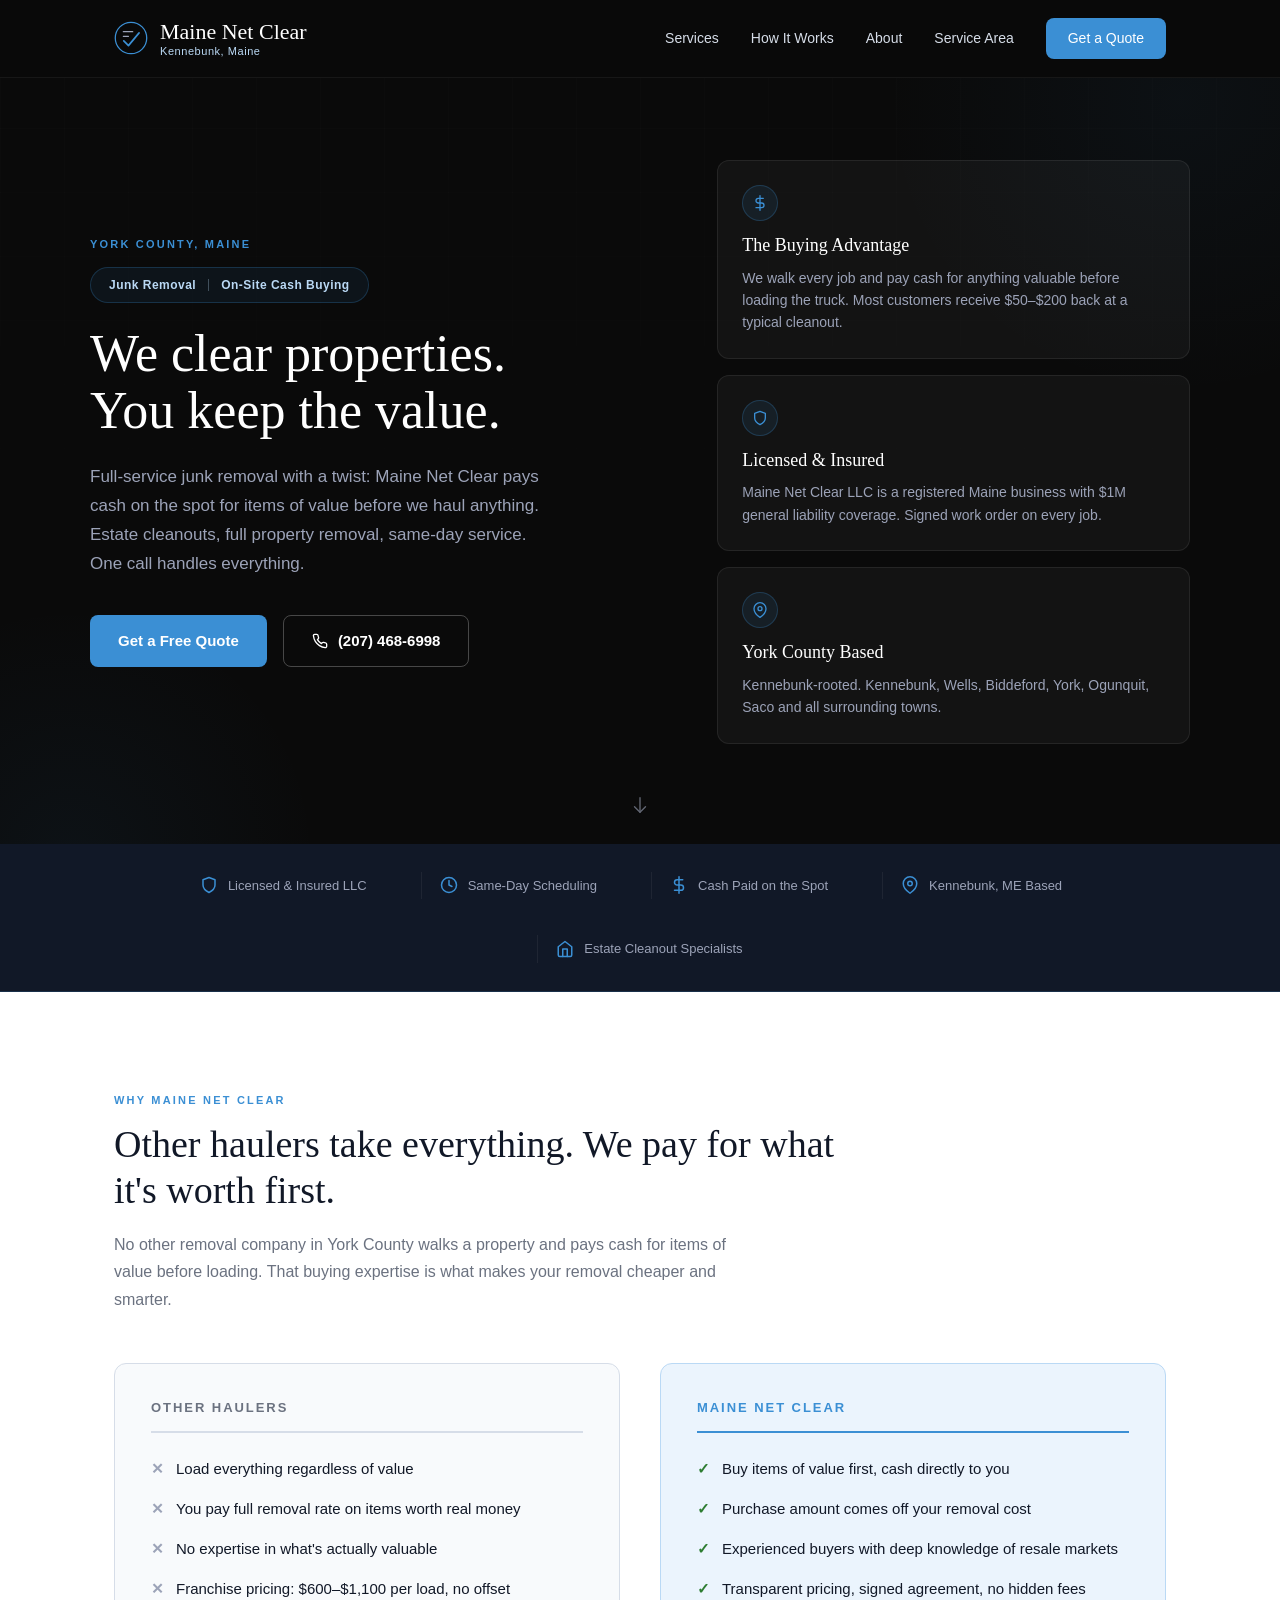
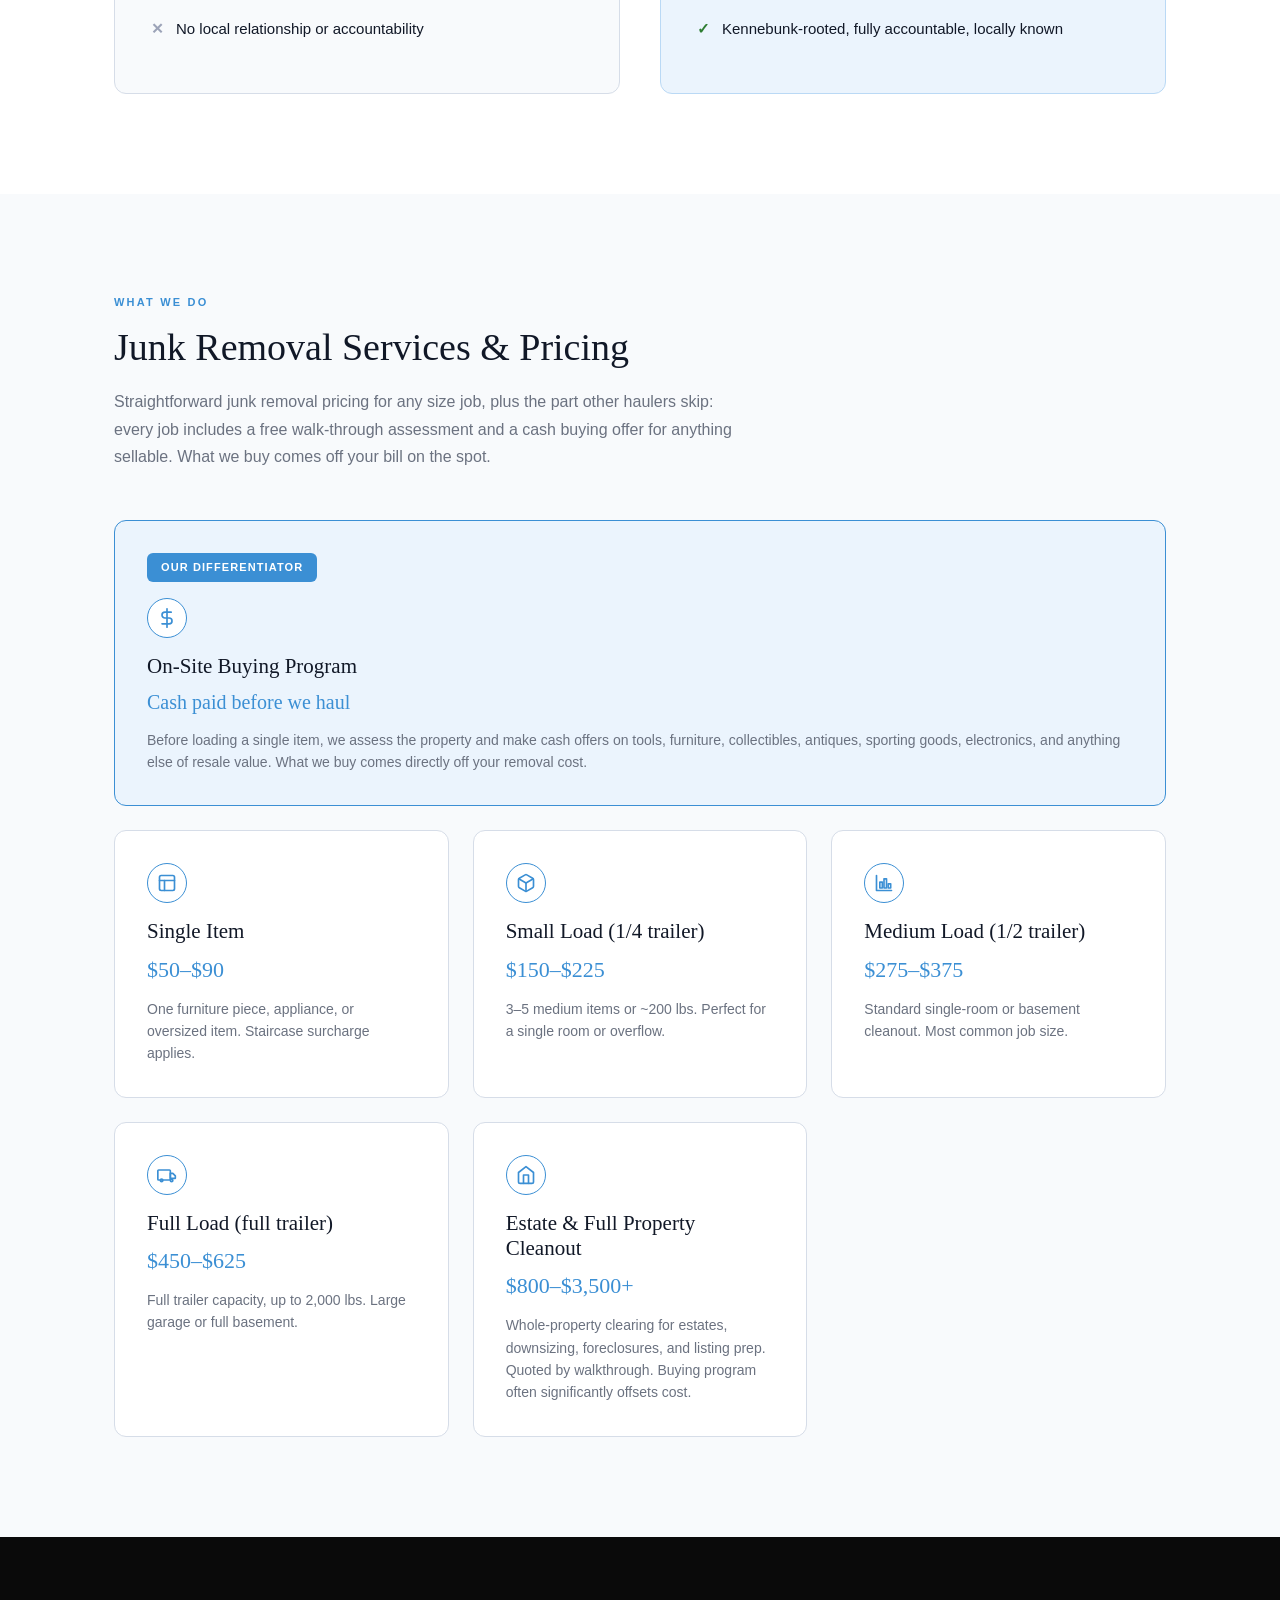
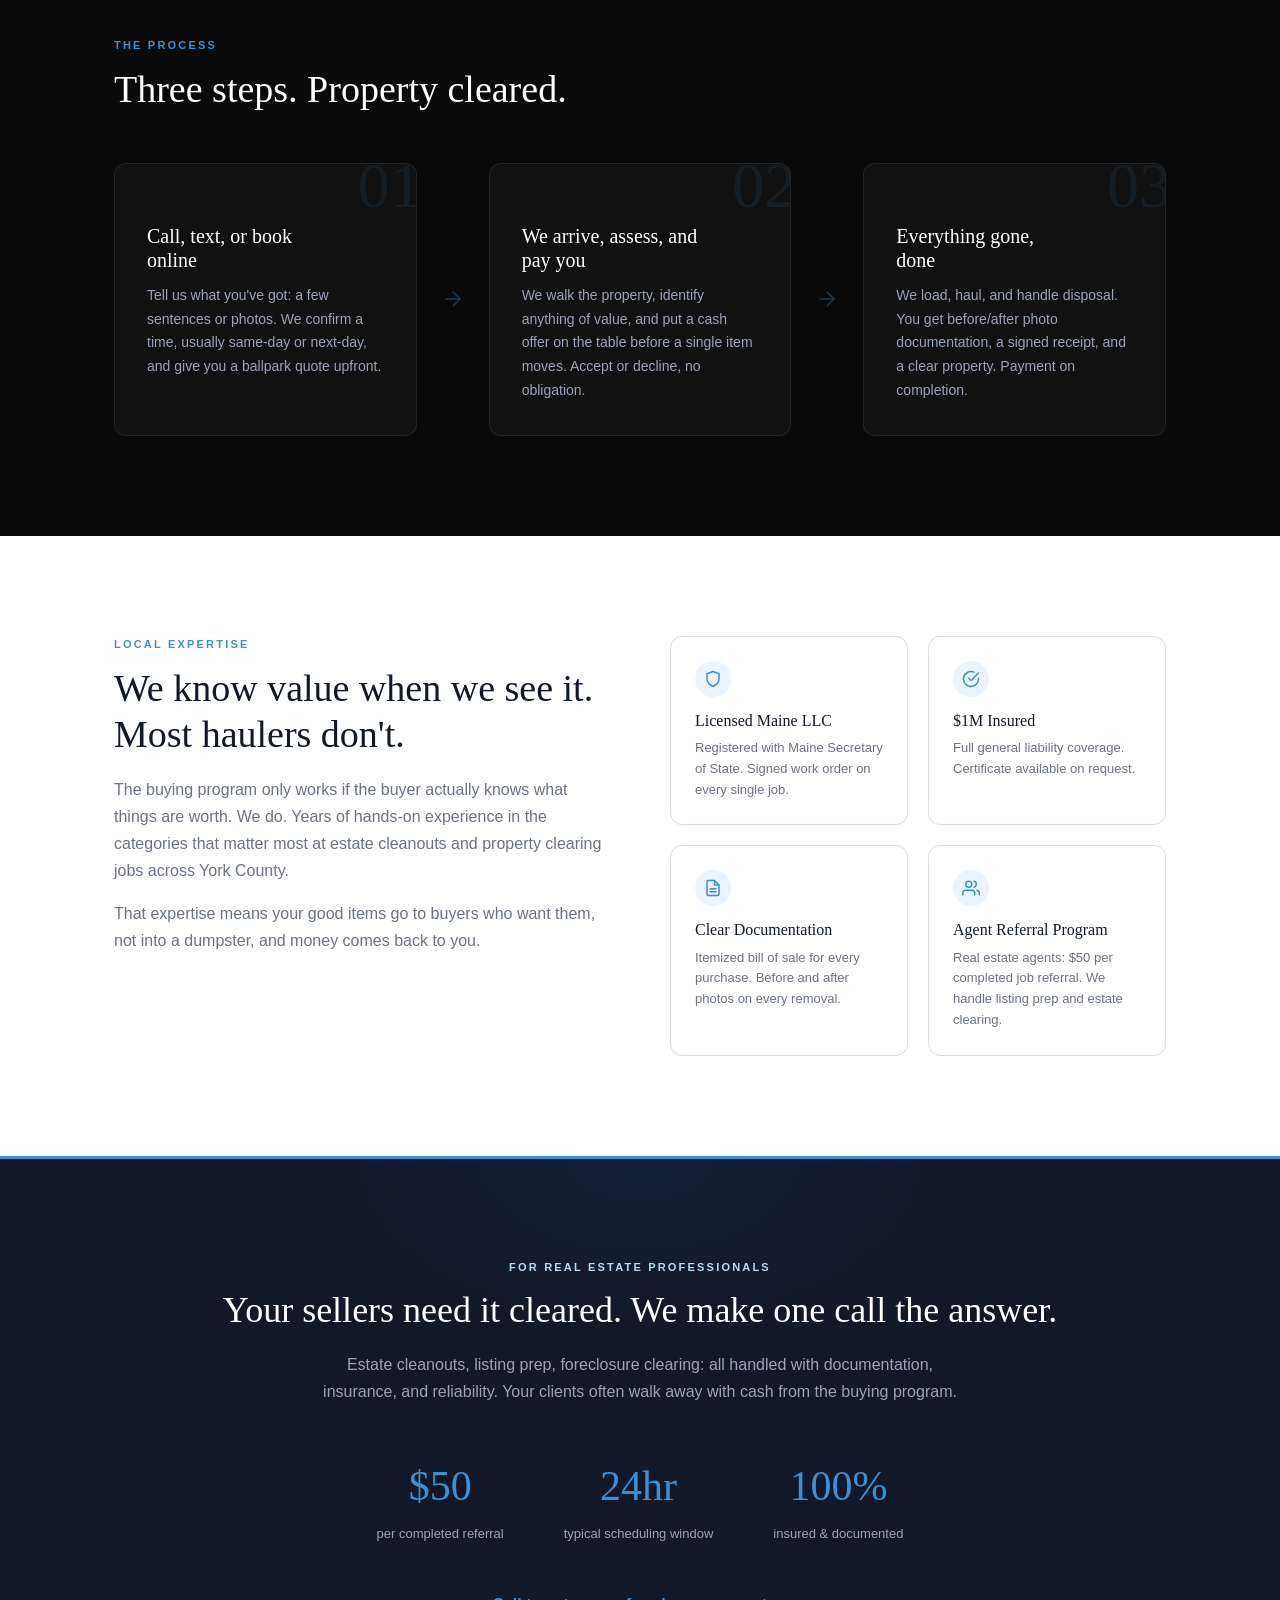
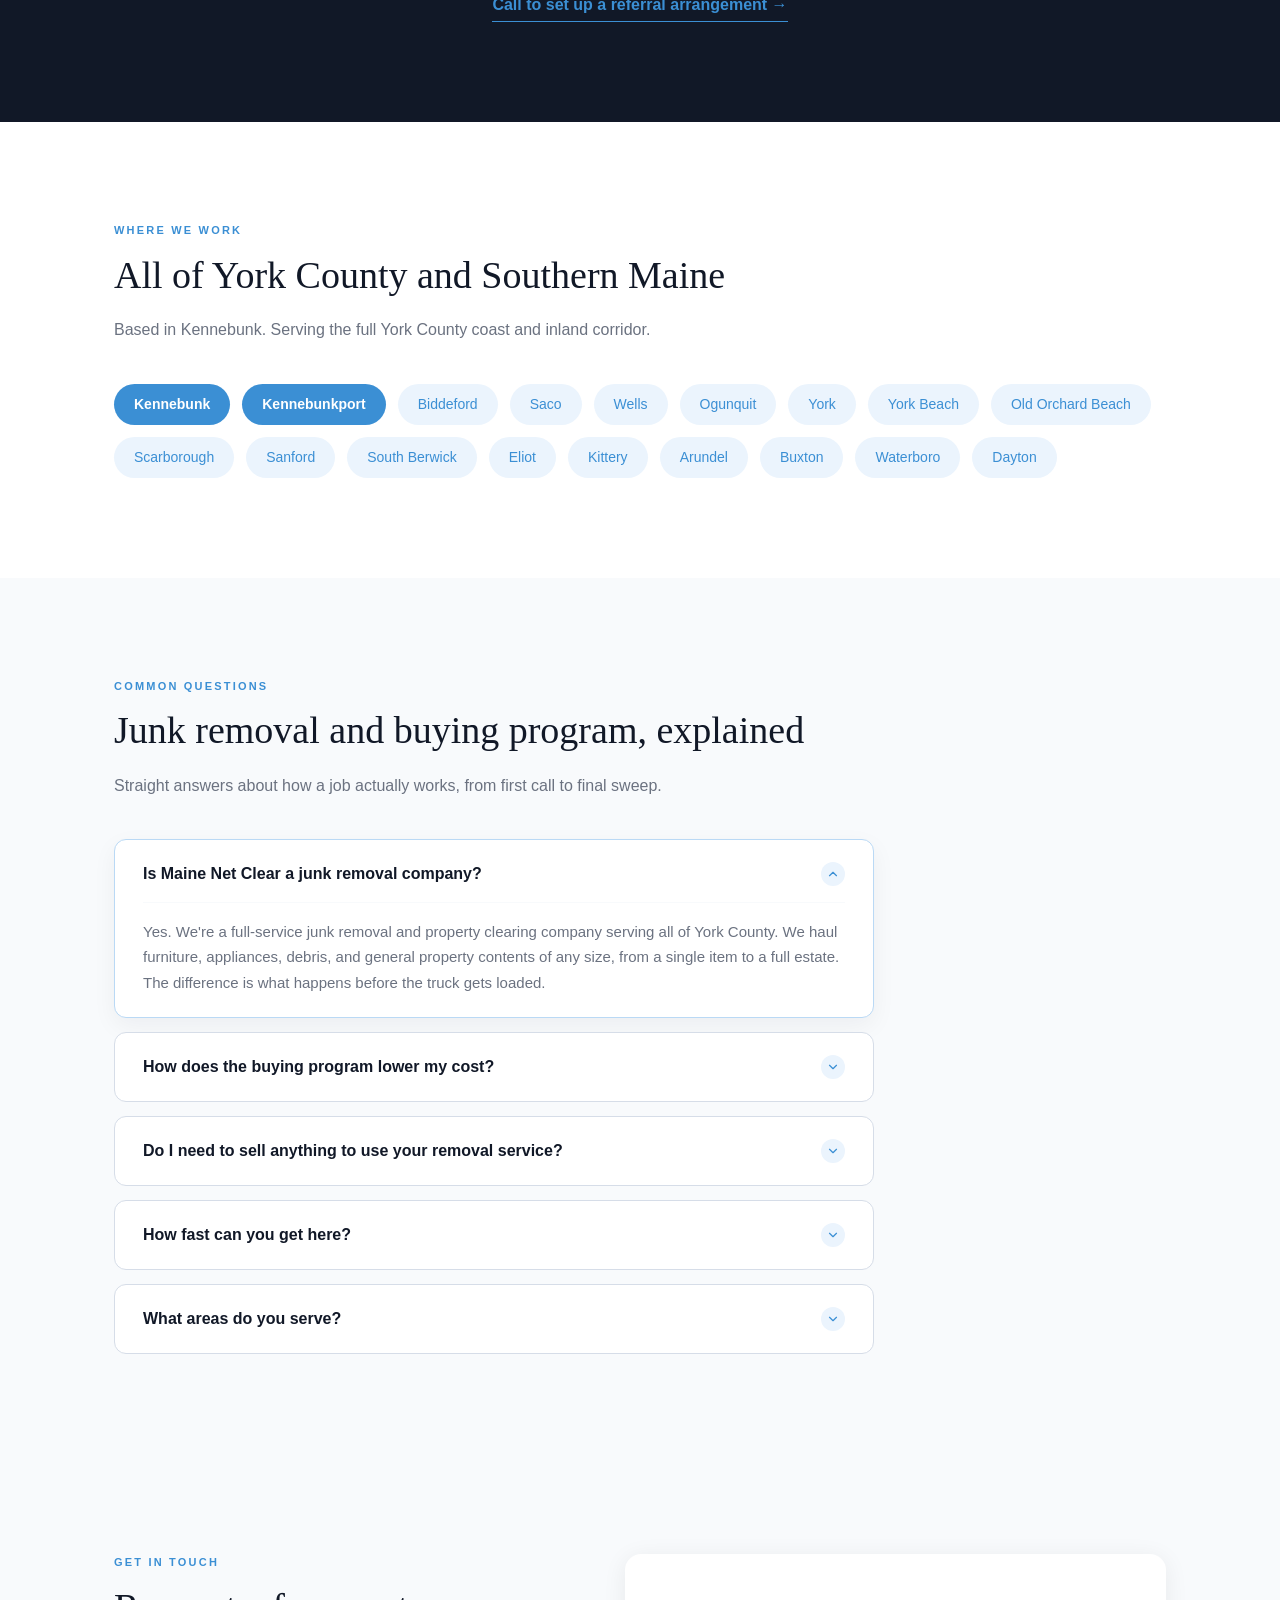
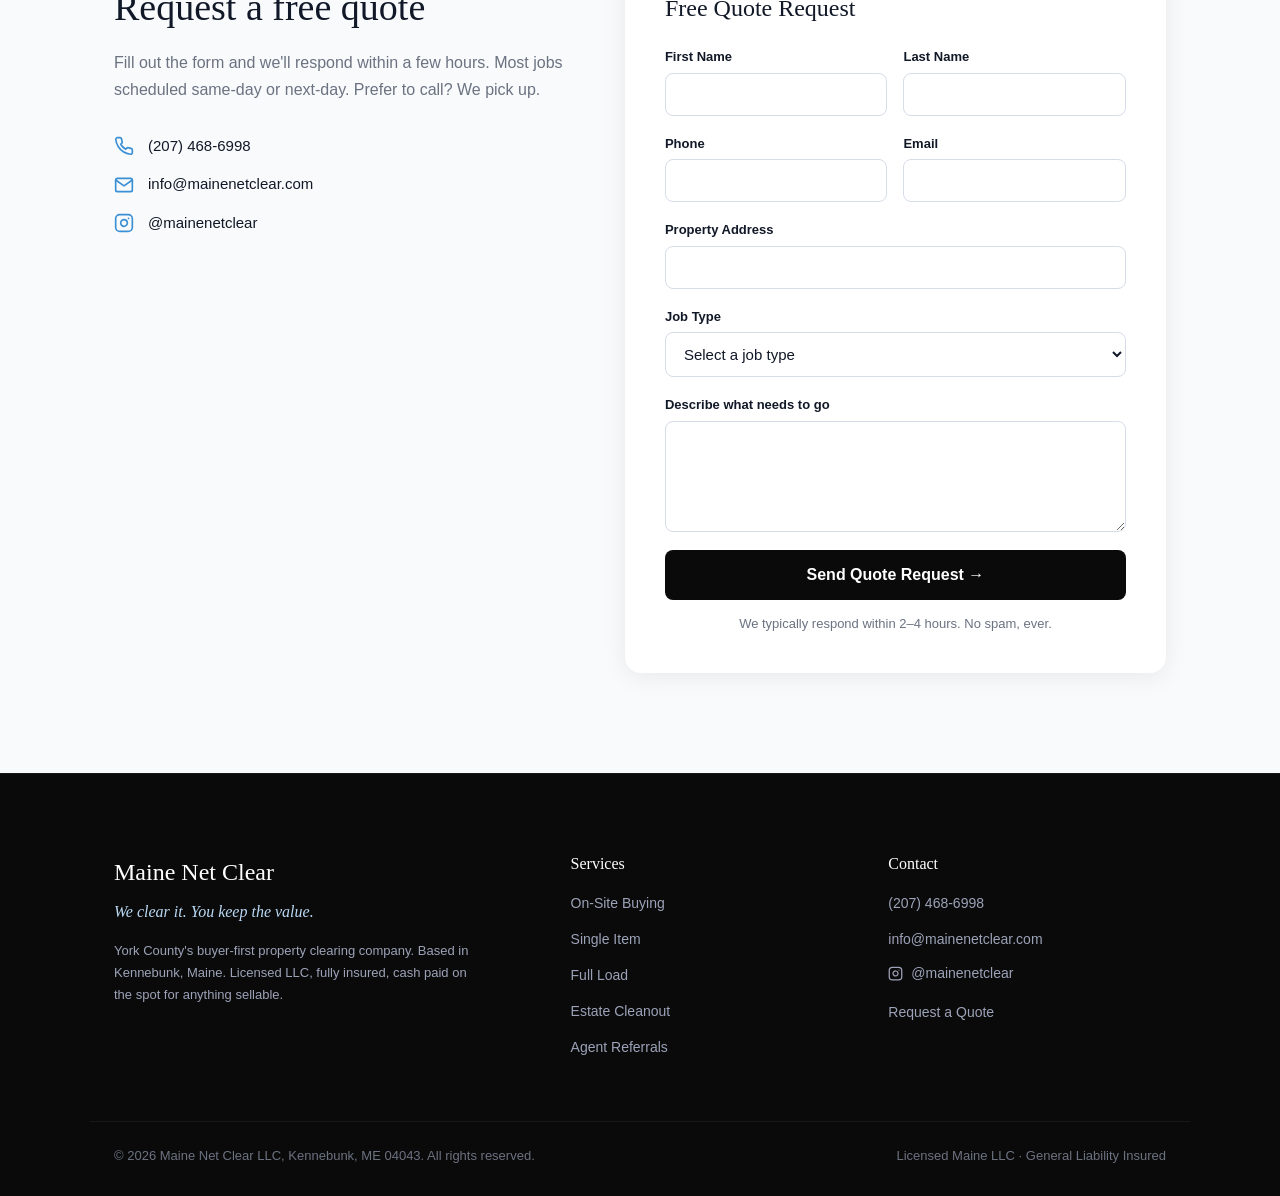
<file: index.html>
<!DOCTYPE html>
<html lang="en">
<head>
  <meta charset="UTF-8">
  <meta name="viewport" content="width=device-width, initial-scale=1.0">
  <meta name="description" content="Maine Net Clear: York County's buyer-first junk removal company. We pay cash for items of value and haul the rest. Estate cleanouts, same-day service, Kennebunk, Maine.">
  <title>Maine Net Clear | Junk Removal &amp; Property Clearing | Kennebunk, Maine</title>
  <link rel="icon" href="assets/logo-icon.svg" type="image/svg+xml">
  <link rel="apple-touch-icon" href="assets/logo-square.svg">
  <meta property="og:image" content="assets/logo-square.svg">
  <link rel="stylesheet" href="style.css">
</head>
<body>

  <!-- ============ SCROLL PROGRESS ============ -->
  <div class="scroll-progress" id="scroll-progress"></div>

  <!-- ============ NAVIGATION ============ -->
  <header class="site-header" id="site-header">
    <nav class="navbar" aria-label="Main navigation">
      <a href="#" class="nav-brand">
        <svg class="logo-mark" viewBox="0 0 40 40" fill="none" aria-hidden="true">
          <circle cx="20" cy="20" r="18.5" stroke="#3B8FD4" stroke-width="1.5"/>
          <path d="M11 12.5H22" stroke="#9CA3B8" stroke-width="1.5" stroke-linecap="round"/>
          <path d="M11 18H17" stroke="#9CA3B8" stroke-width="1.5" stroke-linecap="round"/>
          <path d="M11.5 23.5L17 29L29.5 14" stroke="#3B8FD4" stroke-width="2" stroke-linecap="round" stroke-linejoin="round"/>
        </svg>
        <span class="nav-brand-text">
          <span class="brand-name">Maine Net Clear</span>
          <span class="brand-sub">Kennebunk, Maine</span>
        </span>
      </a>

      <button class="nav-toggle" id="nav-toggle" aria-label="Toggle navigation menu" aria-expanded="false">
        <span class="bar"></span>
        <span class="bar"></span>
        <span class="bar"></span>
      </button>

      <div class="nav-links" id="nav-links">
        <a href="#services">Services</a>
        <a href="#how-it-works">How It Works</a>
        <a href="#about">About</a>
        <a href="#service-area">Service Area</a>
        <a href="#contact" class="nav-cta">Get a Quote</a>
      </div>
    </nav>
  </header>

  <main>

    <!-- ============ HERO ============ -->
    <section class="hero">
      <div class="hero-grid" aria-hidden="true"></div>
      <div class="hero-glow hero-glow-2" aria-hidden="true"></div>
      <div class="hero-inner">
        <div class="hero-text">
          <p class="eyebrow fade-in-up" style="animation-delay: 0.05s;">York County, Maine</p>
          <div class="hero-badge fade-in-up" style="animation-delay: 0.1s;">
            <span>Junk Removal</span>
            <span class="hero-badge-divider" aria-hidden="true"></span>
            <span>On-Site Cash Buying</span>
          </div>
          <h1 class="fade-in-up" style="animation-delay: 0.15s;">We clear properties.<br>You keep the value.</h1>
          <p class="hero-sub fade-in-up" style="animation-delay: 0.25s;">Full-service junk removal with a twist: Maine Net Clear pays cash on the spot for items of value before we haul anything. Estate cleanouts, full property removal, same-day service. One call handles everything.</p>
          <div class="hero-ctas fade-in-up" style="animation-delay: 0.35s;">
            <a href="#contact" class="btn btn-primary">Get a Free Quote</a>
            <a href="tel:+12074686998" class="btn btn-ghost">
              <svg width="16" height="16" viewBox="0 0 24 24" fill="none" stroke="currentColor" stroke-width="2" stroke-linecap="round" stroke-linejoin="round" aria-hidden="true"><path d="M22 16.92v3a2 2 0 0 1-2.18 2 19.79 19.79 0 0 1-8.63-3.07 19.5 19.5 0 0 1-6-6 19.79 19.79 0 0 1-3.07-8.67A2 2 0 0 1 4.11 2h3a2 2 0 0 1 2 1.72 12.84 12.84 0 0 0 .7 2.81 2 2 0 0 1-.45 2.11L8.09 9.91a16 16 0 0 0 6 6l1.27-1.27a2 2 0 0 1 2.11-.45 12.84 12.84 0 0 0 2.81.7A2 2 0 0 1 22 16.92z"/></svg>
              (207) 468-6998
            </a>
          </div>
        </div>

        <div class="hero-stats">
          <div class="stat-card fade-in-up" style="animation-delay: 0.3s;">
            <div class="stat-card-icon">
              <svg viewBox="0 0 24 24" fill="none" stroke="currentColor" stroke-width="2" stroke-linecap="round" stroke-linejoin="round" aria-hidden="true"><line x1="12" y1="1" x2="12" y2="23"/><path d="M17 5H9.5a3.5 3.5 0 0 0 0 7h5a3.5 3.5 0 0 1 0 7H6"/></svg>
            </div>
            <h3>The Buying Advantage</h3>
            <p>We walk every job and pay cash for anything valuable before loading the truck. Most customers receive $50–$200 back at a typical cleanout.</p>
          </div>
          <div class="stat-card fade-in-up" style="animation-delay: 0.4s;">
            <div class="stat-card-icon">
              <svg viewBox="0 0 24 24" fill="none" stroke="currentColor" stroke-width="2" stroke-linecap="round" stroke-linejoin="round" aria-hidden="true"><path d="M12 22s8-4 8-10V5l-8-3-8 3v7c0 6 8 10 8 10z"/></svg>
            </div>
            <h3>Licensed &amp; Insured</h3>
            <p>Maine Net Clear LLC is a registered Maine business with $1M general liability coverage. Signed work order on every job.</p>
          </div>
          <div class="stat-card fade-in-up" style="animation-delay: 0.5s;">
            <div class="stat-card-icon">
              <svg viewBox="0 0 24 24" fill="none" stroke="currentColor" stroke-width="2" stroke-linecap="round" stroke-linejoin="round" aria-hidden="true"><path d="M21 10c0 7-9 13-9 13s-9-6-9-13a9 9 0 0 1 18 0z"/><circle cx="12" cy="10" r="3"/></svg>
            </div>
            <h3>York County Based</h3>
            <p>Kennebunk-rooted. Kennebunk, Wells, Biddeford, York, Ogunquit, Saco and all surrounding towns.</p>
          </div>
        </div>
      </div>

      <a href="#services" class="scroll-cue" aria-label="Scroll to services">
        <svg viewBox="0 0 24 24" fill="none" stroke="currentColor" stroke-width="1.5" stroke-linecap="round" stroke-linejoin="round" aria-hidden="true"><line x1="12" y1="4" x2="12" y2="20"/><polyline points="6 14 12 20 18 14"/></svg>
      </a>
    </section>

    <!-- ============ TRUST BAR ============ -->
    <section class="trust-bar" aria-label="Company highlights">
      <div class="trust-inner">
        <div class="trust-item">
          <svg viewBox="0 0 24 24" fill="none" stroke="currentColor" stroke-width="2" stroke-linecap="round" stroke-linejoin="round" aria-hidden="true"><path d="M12 22s8-4 8-10V5l-8-3-8 3v7c0 6 8 10 8 10z"/></svg>
          <span>Licensed &amp; Insured LLC</span>
        </div>
        <div class="trust-item">
          <svg viewBox="0 0 24 24" fill="none" stroke="currentColor" stroke-width="2" stroke-linecap="round" stroke-linejoin="round" aria-hidden="true"><circle cx="12" cy="12" r="10"/><polyline points="12 6 12 12 16 14"/></svg>
          <span>Same-Day Scheduling</span>
        </div>
        <div class="trust-item">
          <svg viewBox="0 0 24 24" fill="none" stroke="currentColor" stroke-width="2" stroke-linecap="round" stroke-linejoin="round" aria-hidden="true"><line x1="12" y1="1" x2="12" y2="23"/><path d="M17 5H9.5a3.5 3.5 0 0 0 0 7h5a3.5 3.5 0 0 1 0 7H6"/></svg>
          <span>Cash Paid on the Spot</span>
        </div>
        <div class="trust-item">
          <svg viewBox="0 0 24 24" fill="none" stroke="currentColor" stroke-width="2" stroke-linecap="round" stroke-linejoin="round" aria-hidden="true"><path d="M21 10c0 7-9 13-9 13s-9-6-9-13a9 9 0 0 1 18 0z"/><circle cx="12" cy="10" r="3"/></svg>
          <span>Kennebunk, ME Based</span>
        </div>
        <div class="trust-item">
          <svg viewBox="0 0 24 24" fill="none" stroke="currentColor" stroke-width="2" stroke-linecap="round" stroke-linejoin="round" aria-hidden="true"><path d="M3 9l9-7 9 7v11a2 2 0 0 1-2 2H5a2 2 0 0 1-2-2z"/><polyline points="9 22 9 12 15 12 15 22"/></svg>
          <span>Estate Cleanout Specialists</span>
        </div>
      </div>
    </section>

    <!-- ============ THE DIFFERENCE ============ -->
    <section class="difference">
      <div class="container">
        <div class="reveal">
          <p class="eyebrow eyebrow-dark">Why Maine Net Clear</p>
          <h2>Other haulers take everything. We pay for what it's worth first.</h2>
          <p class="section-body">No other removal company in York County walks a property and pays cash for items of value before loading. That buying expertise is what makes your removal cheaper and smarter.</p>
        </div>

        <div class="comparison-grid">
          <div class="comparison-col comparison-other reveal">
            <h3>Other haulers</h3>
            <ul>
              <li><span class="icon-x" aria-hidden="true">&#10005;</span> Load everything regardless of value</li>
              <li><span class="icon-x" aria-hidden="true">&#10005;</span> You pay full removal rate on items worth real money</li>
              <li><span class="icon-x" aria-hidden="true">&#10005;</span> No expertise in what's actually valuable</li>
              <li><span class="icon-x" aria-hidden="true">&#10005;</span> Franchise pricing: $600–$1,100 per load, no offset</li>
              <li><span class="icon-x" aria-hidden="true">&#10005;</span> No local relationship or accountability</li>
            </ul>
          </div>
          <div class="comparison-col comparison-mnc reveal" style="transition-delay: 0.1s;">
            <h3>Maine Net Clear</h3>
            <ul>
              <li><span class="icon-check" aria-hidden="true">&#10003;</span> Buy items of value first, cash directly to you</li>
              <li><span class="icon-check" aria-hidden="true">&#10003;</span> Purchase amount comes off your removal cost</li>
              <li><span class="icon-check" aria-hidden="true">&#10003;</span> Experienced buyers with deep knowledge of resale markets</li>
              <li><span class="icon-check" aria-hidden="true">&#10003;</span> Transparent pricing, signed agreement, no hidden fees</li>
              <li><span class="icon-check" aria-hidden="true">&#10003;</span> Kennebunk-rooted, fully accountable, locally known</li>
            </ul>
          </div>
        </div>
      </div>
    </section>

    <!-- ============ SERVICES ============ -->
    <section class="services" id="services">
      <div class="container">
        <div class="reveal">
          <p class="eyebrow eyebrow-dark">What we do</p>
          <h2>Junk Removal Services &amp; Pricing</h2>
          <p class="section-body">Straightforward junk removal pricing for any size job, plus the part other haulers skip: every job includes a free walk-through assessment and a cash buying offer for anything sellable. What we buy comes off your bill on the spot.</p>
        </div>

        <div class="services-grid">
          <div class="service-card service-featured reveal">
            <span class="badge">Our Differentiator</span>
            <div class="service-icon">
              <svg viewBox="0 0 24 24" fill="none" stroke="currentColor" stroke-width="2" stroke-linecap="round" stroke-linejoin="round" aria-hidden="true"><line x1="12" y1="1" x2="12" y2="23"/><path d="M17 5H9.5a3.5 3.5 0 0 0 0 7h5a3.5 3.5 0 0 1 0 7H6"/></svg>
            </div>
            <h3>On-Site Buying Program</h3>
            <p class="service-price">Cash paid before we haul</p>
            <p>Before loading a single item, we assess the property and make cash offers on tools, furniture, collectibles, antiques, sporting goods, electronics, and anything else of resale value. What we buy comes directly off your removal cost.</p>
          </div>

          <div class="service-card reveal" style="transition-delay: 0.05s;">
            <div class="service-icon service-icon-outline">
              <svg viewBox="0 0 24 24" fill="none" stroke="currentColor" stroke-width="2" stroke-linecap="round" stroke-linejoin="round" aria-hidden="true"><rect x="3" y="3" width="18" height="18" rx="2"/><line x1="3" y1="9" x2="21" y2="9"/><line x1="9" y1="21" x2="9" y2="9"/></svg>
            </div>
            <h3>Single Item</h3>
            <p class="service-price">$50–$90</p>
            <p>One furniture piece, appliance, or oversized item. Staircase surcharge applies.</p>
          </div>

          <div class="service-card reveal" style="transition-delay: 0.1s;">
            <div class="service-icon service-icon-outline">
              <svg viewBox="0 0 24 24" fill="none" stroke="currentColor" stroke-width="2" stroke-linecap="round" stroke-linejoin="round" aria-hidden="true"><path d="M21 8a2 2 0 0 0-1-1.73l-7-4a2 2 0 0 0-2 0l-7 4A2 2 0 0 0 3 8v8a2 2 0 0 0 1 1.73l7 4a2 2 0 0 0 2 0l7-4A2 2 0 0 0 21 16z"/><polyline points="3.27 6.96 12 12.01 20.73 6.96"/><line x1="12" y1="22.08" x2="12" y2="12"/></svg>
            </div>
            <h3>Small Load (1/4 trailer)</h3>
            <p class="service-price">$150–$225</p>
            <p>3–5 medium items or ~200 lbs. Perfect for a single room or overflow.</p>
          </div>

          <div class="service-card reveal" style="transition-delay: 0.15s;">
            <div class="service-icon service-icon-outline">
              <svg viewBox="0 0 24 24" fill="none" stroke="currentColor" stroke-width="2" stroke-linecap="round" stroke-linejoin="round" aria-hidden="true"><path d="M3 3v18h18"/><rect x="7" y="11" width="3" height="7"/><rect x="12" y="7" width="3" height="11"/><rect x="17" y="13" width="3" height="5"/></svg>
            </div>
            <h3>Medium Load (1/2 trailer)</h3>
            <p class="service-price">$275–$375</p>
            <p>Standard single-room or basement cleanout. Most common job size.</p>
          </div>

          <div class="service-card reveal" style="transition-delay: 0.2s;">
            <div class="service-icon service-icon-outline">
              <svg viewBox="0 0 24 24" fill="none" stroke="currentColor" stroke-width="2" stroke-linecap="round" stroke-linejoin="round" aria-hidden="true"><rect x="1" y="6" width="15" height="12" rx="1"/><path d="M16 10h3l3 3v3h-6z"/><circle cx="5.5" cy="18.5" r="1.5"/><circle cx="17.5" cy="18.5" r="1.5"/></svg>
            </div>
            <h3>Full Load (full trailer)</h3>
            <p class="service-price">$450–$625</p>
            <p>Full trailer capacity, up to 2,000 lbs. Large garage or full basement.</p>
          </div>

          <div class="service-card reveal" style="transition-delay: 0.25s;">
            <div class="service-icon service-icon-outline">
              <svg viewBox="0 0 24 24" fill="none" stroke="currentColor" stroke-width="2" stroke-linecap="round" stroke-linejoin="round" aria-hidden="true"><path d="M3 9l9-7 9 7v11a2 2 0 0 1-2 2H5a2 2 0 0 1-2-2z"/><polyline points="9 22 9 12 15 12 15 22"/></svg>
            </div>
            <h3>Estate &amp; Full Property Cleanout</h3>
            <p class="service-price">$800–$3,500+</p>
            <p>Whole-property clearing for estates, downsizing, foreclosures, and listing prep. Quoted by walkthrough. Buying program often significantly offsets cost.</p>
          </div>
        </div>
      </div>
    </section>

    <!-- ============ HOW IT WORKS ============ -->
    <section class="how-it-works" id="how-it-works">
      <div class="container">
        <div class="reveal">
          <p class="eyebrow">The process</p>
          <h2 class="heading-light">Three steps. Property cleared.</h2>
        </div>

        <div class="steps-grid">
          <div class="step-panel reveal">
            <span class="step-number" aria-hidden="true">01</span>
            <h3>Call, text, or book online</h3>
            <p>Tell us what you've got: a few sentences or photos. We confirm a time, usually same-day or next-day, and give you a ballpark quote upfront.</p>
          </div>
          <div class="step-arrow" aria-hidden="true">
            <svg viewBox="0 0 24 24" fill="none" stroke="currentColor" stroke-width="1.5" stroke-linecap="round" stroke-linejoin="round"><line x1="5" y1="12" x2="19" y2="12"/><polyline points="12 5 19 12 12 19"/></svg>
          </div>
          <div class="step-panel reveal" style="transition-delay: 0.1s;">
            <span class="step-number" aria-hidden="true">02</span>
            <h3>We arrive, assess, and pay you</h3>
            <p>We walk the property, identify anything of value, and put a cash offer on the table before a single item moves. Accept or decline, no obligation.</p>
          </div>
          <div class="step-arrow" aria-hidden="true">
            <svg viewBox="0 0 24 24" fill="none" stroke="currentColor" stroke-width="1.5" stroke-linecap="round" stroke-linejoin="round"><line x1="5" y1="12" x2="19" y2="12"/><polyline points="12 5 19 12 12 19"/></svg>
          </div>
          <div class="step-panel reveal" style="transition-delay: 0.2s;">
            <span class="step-number" aria-hidden="true">03</span>
            <h3>Everything gone, done</h3>
            <p>We load, haul, and handle disposal. You get before/after photo documentation, a signed receipt, and a clear property. Payment on completion.</p>
          </div>
        </div>
      </div>
    </section>

    <!-- ============ ABOUT / WHY US ============ -->
    <section class="about" id="about">
      <div class="container about-grid">
        <div class="about-text reveal">
          <p class="eyebrow eyebrow-dark">Local expertise</p>
          <h2>We know value when we see it. Most haulers don't.</h2>
          <p class="section-body">The buying program only works if the buyer actually knows what things are worth. We do. Years of hands-on experience in the categories that matter most at estate cleanouts and property clearing jobs across York County.</p>
          <p class="section-body">That expertise means your good items go to buyers who want them, not into a dumpster, and money comes back to you.</p>
        </div>

        <div class="trust-cards">
          <div class="trust-card reveal">
            <div class="trust-card-icon">
              <svg viewBox="0 0 24 24" fill="none" stroke="currentColor" stroke-width="2" stroke-linecap="round" stroke-linejoin="round" aria-hidden="true"><path d="M12 22s8-4 8-10V5l-8-3-8 3v7c0 6 8 10 8 10z"/></svg>
            </div>
            <h3>Licensed Maine LLC</h3>
            <p>Registered with Maine Secretary of State. Signed work order on every single job.</p>
          </div>
          <div class="trust-card reveal" style="transition-delay: 0.05s;">
            <div class="trust-card-icon">
              <svg viewBox="0 0 24 24" fill="none" stroke="currentColor" stroke-width="2" stroke-linecap="round" stroke-linejoin="round" aria-hidden="true"><path d="M22 11.08V12a10 10 0 1 1-5.93-9.14"/><polyline points="22 4 12 14.01 9 11.01"/></svg>
            </div>
            <h3>$1M Insured</h3>
            <p>Full general liability coverage. Certificate available on request.</p>
          </div>
          <div class="trust-card reveal" style="transition-delay: 0.1s;">
            <div class="trust-card-icon">
              <svg viewBox="0 0 24 24" fill="none" stroke="currentColor" stroke-width="2" stroke-linecap="round" stroke-linejoin="round" aria-hidden="true"><path d="M14 2H6a2 2 0 0 0-2 2v16a2 2 0 0 0 2 2h12a2 2 0 0 0 2-2V8z"/><polyline points="14 2 14 8 20 8"/><line x1="8" y1="13" x2="16" y2="13"/><line x1="8" y1="17" x2="16" y2="17"/></svg>
            </div>
            <h3>Clear Documentation</h3>
            <p>Itemized bill of sale for every purchase. Before and after photos on every removal.</p>
          </div>
          <div class="trust-card reveal" style="transition-delay: 0.15s;">
            <div class="trust-card-icon">
              <svg viewBox="0 0 24 24" fill="none" stroke="currentColor" stroke-width="2" stroke-linecap="round" stroke-linejoin="round" aria-hidden="true"><path d="M17 21v-2a4 4 0 0 0-4-4H5a4 4 0 0 0-4 4v2"/><circle cx="9" cy="7" r="4"/><path d="M23 21v-2a4 4 0 0 0-3-3.87"/><path d="M16 3.13a4 4 0 0 1 0 7.75"/></svg>
            </div>
            <h3>Agent Referral Program</h3>
            <p>Real estate agents: $50 per completed job referral. We handle listing prep and estate clearing.</p>
          </div>
        </div>
      </div>
    </section>

    <!-- ============ AGENT CALLOUT ============ -->
    <section class="agent-callout">
      <div class="agent-glow" aria-hidden="true"></div>
      <div class="agent-inner reveal">
        <p class="eyebrow eyebrow-light">For real estate professionals</p>
        <h2 class="heading-light">Your sellers need it cleared. We make one call the answer.</h2>
        <p class="section-body section-body-light">Estate cleanouts, listing prep, foreclosure clearing: all handled with documentation, insurance, and reliability. Your clients often walk away with cash from the buying program.</p>

        <div class="agent-stats">
          <div class="agent-stat">
            <span class="agent-stat-num"><span class="count-up" data-prefix="$" data-target="50">0</span></span>
            <span class="agent-stat-label">per completed referral</span>
          </div>
          <div class="agent-stat">
            <span class="agent-stat-num"><span class="count-up" data-suffix="hr" data-target="24">0</span></span>
            <span class="agent-stat-label">typical scheduling window</span>
          </div>
          <div class="agent-stat">
            <span class="agent-stat-num"><span class="count-up" data-suffix="%" data-target="100">0</span></span>
            <span class="agent-stat-label">insured &amp; documented</span>
          </div>
        </div>

        <a href="tel:+12074686998" class="agent-link">Call to set up a referral arrangement &rarr;</a>
      </div>
    </section>

    <!-- ============ SERVICE AREA ============ -->
    <section class="service-area" id="service-area">
      <div class="container">
        <div class="reveal">
          <p class="eyebrow eyebrow-dark">Where we work</p>
          <h2>All of York County and Southern Maine</h2>
          <p class="section-body">Based in Kennebunk. Serving the full York County coast and inland corridor.</p>
        </div>

        <div class="town-tags reveal" style="transition-delay: 0.1s;">
          <span class="town-tag town-tag-primary">Kennebunk</span>
          <span class="town-tag town-tag-primary">Kennebunkport</span>
          <span class="town-tag">Biddeford</span>
          <span class="town-tag">Saco</span>
          <span class="town-tag">Wells</span>
          <span class="town-tag">Ogunquit</span>
          <span class="town-tag">York</span>
          <span class="town-tag">York Beach</span>
          <span class="town-tag">Old Orchard Beach</span>
          <span class="town-tag">Scarborough</span>
          <span class="town-tag">Sanford</span>
          <span class="town-tag">South Berwick</span>
          <span class="town-tag">Eliot</span>
          <span class="town-tag">Kittery</span>
          <span class="town-tag">Arundel</span>
          <span class="town-tag">Buxton</span>
          <span class="town-tag">Waterboro</span>
          <span class="town-tag">Dayton</span>
        </div>
      </div>
    </section>

    <!-- ============ FAQ ============ -->
    <section class="faq" id="faq">
      <div class="container">
        <div class="reveal">
          <p class="eyebrow eyebrow-dark">Common questions</p>
          <h2>Junk removal and buying program, explained</h2>
          <p class="section-body">Straight answers about how a job actually works, from first call to final sweep.</p>
        </div>

        <div class="faq-list reveal" style="transition-delay: 0.1s;">
          <details class="faq-item" open>
            <summary>
              <span>Is Maine Net Clear a junk removal company?</span>
              <span class="faq-icon" aria-hidden="true">
                <svg viewBox="0 0 24 24" fill="none" stroke="currentColor" stroke-width="2" stroke-linecap="round" stroke-linejoin="round"><polyline points="6 9 12 15 18 9"/></svg>
              </span>
            </summary>
            <p>Yes. We're a full-service junk removal and property clearing company serving all of York County. We haul furniture, appliances, debris, and general property contents of any size, from a single item to a full estate. The difference is what happens before the truck gets loaded.</p>
          </details>

          <details class="faq-item">
            <summary>
              <span>How does the buying program lower my cost?</span>
              <span class="faq-icon" aria-hidden="true">
                <svg viewBox="0 0 24 24" fill="none" stroke="currentColor" stroke-width="2" stroke-linecap="round" stroke-linejoin="round"><polyline points="6 9 12 15 18 9"/></svg>
              </span>
            </summary>
            <p>Before we remove anything, we walk the property and make cash offers on items of resale value, tools, furniture, collectibles, antiques, electronics, and more. Whatever we buy is paid to you on the spot and subtracted from your total removal cost. Most customers see real savings on their final bill.</p>
          </details>

          <details class="faq-item">
            <summary>
              <span>Do I need to sell anything to use your removal service?</span>
              <span class="faq-icon" aria-hidden="true">
                <svg viewBox="0 0 24 24" fill="none" stroke="currentColor" stroke-width="2" stroke-linecap="round" stroke-linejoin="round"><polyline points="6 9 12 15 18 9"/></svg>
              </span>
            </summary>
            <p>No. The buying program is always optional. If we make an offer on something, you can accept or decline with no obligation. Either way, we still remove and dispose of everything you need cleared.</p>
          </details>

          <details class="faq-item">
            <summary>
              <span>How fast can you get here?</span>
              <span class="faq-icon" aria-hidden="true">
                <svg viewBox="0 0 24 24" fill="none" stroke="currentColor" stroke-width="2" stroke-linecap="round" stroke-linejoin="round"><polyline points="6 9 12 15 18 9"/></svg>
              </span>
            </summary>
            <p>Most jobs are scheduled same-day or next-day. Call, text, or submit a quote request with a few details and photos, and we'll confirm a time window that works for your schedule.</p>
          </details>

          <details class="faq-item">
            <summary>
              <span>What areas do you serve?</span>
              <span class="faq-icon" aria-hidden="true">
                <svg viewBox="0 0 24 24" fill="none" stroke="currentColor" stroke-width="2" stroke-linecap="round" stroke-linejoin="round"><polyline points="6 9 12 15 18 9"/></svg>
              </span>
            </summary>
            <p>We're based in Kennebunk and serve all of York County, including Kennebunkport, Wells, Ogunquit, York, Biddeford, Saco, Old Orchard Beach, Scarborough, Sanford, South Berwick, Eliot, Kittery, Arundel, Buxton, and Waterboro.</p>
          </details>
        </div>
      </div>
    </section>

    <!-- ============ CONTACT / QUOTE FORM ============ -->
    <section class="contact" id="contact">
      <div class="container contact-grid">
        <div class="contact-info reveal">
          <p class="eyebrow eyebrow-dark">Get in touch</p>
          <h2>Request a free quote</h2>
          <p class="section-body">Fill out the form and we'll respond within a few hours. Most jobs scheduled same-day or next-day. Prefer to call? We pick up.</p>

          <div class="contact-items">
            <a href="tel:+12074686998" class="contact-item">
              <svg viewBox="0 0 24 24" fill="none" stroke="currentColor" stroke-width="2" stroke-linecap="round" stroke-linejoin="round" aria-hidden="true"><path d="M22 16.92v3a2 2 0 0 1-2.18 2 19.79 19.79 0 0 1-8.63-3.07 19.5 19.5 0 0 1-6-6 19.79 19.79 0 0 1-3.07-8.67A2 2 0 0 1 4.11 2h3a2 2 0 0 1 2 1.72 12.84 12.84 0 0 0 .7 2.81 2 2 0 0 1-.45 2.11L8.09 9.91a16 16 0 0 0 6 6l1.27-1.27a2 2 0 0 1 2.11-.45 12.84 12.84 0 0 0 2.81.7A2 2 0 0 1 22 16.92z"/></svg>
              <span>(207) 468-6998</span>
            </a>
            <a href="mailto:info@mainenetclear.com" class="contact-item">
              <svg viewBox="0 0 24 24" fill="none" stroke="currentColor" stroke-width="2" stroke-linecap="round" stroke-linejoin="round" aria-hidden="true"><path d="M4 4h16c1.1 0 2 .9 2 2v12c0 1.1-.9 2-2 2H4c-1.1 0-2-.9-2-2V6c0-1.1.9-2 2-2z"/><polyline points="22,6 12,13 2,6"/></svg>
              <span>info@mainenetclear.com</span>
            </a>
            <a href="https://instagram.com/mainenetclear" class="contact-item" target="_blank" rel="noopener noreferrer">
              <svg viewBox="0 0 24 24" fill="none" stroke="currentColor" stroke-width="2" stroke-linecap="round" stroke-linejoin="round" aria-hidden="true"><rect x="2" y="2" width="20" height="20" rx="5" ry="5"/><path d="M16 11.37A4 4 0 1 1 12.63 8 4 4 0 0 1 16 11.37z"/><line x1="17.5" y1="6.5" x2="17.51" y2="6.5"/></svg>
              <span>@mainenetclear</span>
            </a>
          </div>
        </div>

        <div class="contact-form-wrap reveal" style="transition-delay: 0.1s;">
          <div class="contact-form-card">
            <h3>Free Quote Request</h3>

            <!--
              FORMSPREE SETUP:
              1. Create a free account at https://formspree.io
              2. Create a new form and copy your unique form ID
              3. Replace "YOURCODE" in the form action URL below with your form ID
                 e.g. action="https://formspree.io/f/abcd1234"
            -->
            <form id="quote-form" class="quote-form" action="https://formspree.io/f/YOURCODE" method="POST">
              <div class="form-row">
                <div class="form-group">
                  <label for="first-name">First Name</label>
                  <input type="text" id="first-name" name="first_name" required>
                </div>
                <div class="form-group">
                  <label for="last-name">Last Name</label>
                  <input type="text" id="last-name" name="last_name" required>
                </div>
              </div>

              <div class="form-row">
                <div class="form-group">
                  <label for="phone">Phone</label>
                  <input type="tel" id="phone" name="phone" required>
                </div>
                <div class="form-group">
                  <label for="email">Email</label>
                  <input type="email" id="email" name="email" required>
                </div>
              </div>

              <div class="form-group form-group-full">
                <label for="address">Property Address</label>
                <input type="text" id="address" name="address" required>
              </div>

              <div class="form-group form-group-full">
                <label for="job-type">Job Type</label>
                <select id="job-type" name="job_type" required>
                  <option value="" disabled selected>Select a job type</option>
                  <option value="Single Item">Single Item</option>
                  <option value="Small Load">Small Load</option>
                  <option value="Medium Load">Medium Load</option>
                  <option value="Full Load">Full Load</option>
                  <option value="Estate/Full Property Cleanout">Estate/Full Property Cleanout</option>
                  <option value="Garage or Basement Cleanout">Garage or Basement Cleanout</option>
                  <option value="Foreclosure/Vacant Property">Foreclosure/Vacant Property</option>
                  <option value="Not Sure - Need a Walkthrough">Not Sure, Need a Walkthrough</option>
                </select>
              </div>

              <div class="form-group form-group-full">
                <label for="description">Describe what needs to go</label>
                <textarea id="description" name="description" rows="5" required></textarea>
              </div>

              <button type="submit" class="btn btn-submit">Send Quote Request &rarr;</button>
              <p class="form-note">We typically respond within 2–4 hours. No spam, ever.</p>
            </form>

            <div id="form-success" class="form-success" hidden>
              <h3>Thanks, request received.</h3>
              <p>We'll be in touch within a few hours to confirm your free quote and schedule a time. If your request is urgent, call us at <a href="tel:+12074686998">(207) 468-6998</a>.</p>
            </div>
          </div>
        </div>
      </div>
    </section>

  </main>

  <!-- ============ FOOTER ============ -->
  <footer class="site-footer">
    <div class="container footer-grid">
      <div class="footer-col footer-brand">
        <span class="brand-name">Maine Net Clear</span>
        <p class="footer-tagline">We clear it. You keep the value.</p>
        <p class="footer-desc">York County's buyer-first property clearing company. Based in Kennebunk, Maine. Licensed LLC, fully insured, cash paid on the spot for anything sellable.</p>
      </div>

      <div class="footer-col">
        <h4>Services</h4>
        <ul>
          <li><a href="#services">On-Site Buying</a></li>
          <li><a href="#services">Single Item</a></li>
          <li><a href="#services">Full Load</a></li>
          <li><a href="#services">Estate Cleanout</a></li>
          <li><a href="#about">Agent Referrals</a></li>
        </ul>
      </div>

      <div class="footer-col">
        <h4>Contact</h4>
        <ul>
          <li><a href="tel:+12074686998">(207) 468-6998</a></li>
          <li><a href="mailto:info@mainenetclear.com">info@mainenetclear.com</a></li>
          <li>
            <a href="https://instagram.com/mainenetclear" target="_blank" rel="noopener noreferrer" class="footer-social">
              <svg viewBox="0 0 24 24" fill="none" stroke="currentColor" stroke-width="2" stroke-linecap="round" stroke-linejoin="round" aria-hidden="true"><rect x="2" y="2" width="20" height="20" rx="5" ry="5"/><path d="M16 11.37A4 4 0 1 1 12.63 8 4 4 0 0 1 16 11.37z"/><line x1="17.5" y1="6.5" x2="17.51" y2="6.5"/></svg>
              @mainenetclear
            </a>
          </li>
          <li><a href="#contact">Request a Quote</a></li>
        </ul>
      </div>
    </div>

    <div class="container footer-bottom">
      <p>&copy; 2026 Maine Net Clear LLC, Kennebunk, ME 04043. All rights reserved.</p>
      <p>Licensed Maine LLC &middot; General Liability Insured</p>
    </div>
  </footer>

  <button id="back-to-top" class="back-to-top" aria-label="Back to top">
    <svg viewBox="0 0 24 24" fill="none" stroke="currentColor" stroke-width="2" stroke-linecap="round" stroke-linejoin="round" aria-hidden="true"><line x1="12" y1="19" x2="12" y2="5"/><polyline points="5 12 12 5 19 12"/></svg>
  </button>

  <!-- ============ MOBILE STICKY CALL BAR ============ -->
  <div class="mobile-cta-bar" role="region" aria-label="Quick contact">
    <a href="tel:+12074686998" class="mobile-cta-btn mobile-cta-call">
      <svg viewBox="0 0 24 24" fill="none" stroke="currentColor" stroke-width="2" stroke-linecap="round" stroke-linejoin="round" aria-hidden="true"><path d="M22 16.92v3a2 2 0 0 1-2.18 2 19.79 19.79 0 0 1-8.63-3.07 19.5 19.5 0 0 1-6-6 19.79 19.79 0 0 1-3.07-8.67A2 2 0 0 1 4.11 2h3a2 2 0 0 1 2 1.72 12.84 12.84 0 0 0 .7 2.81 2 2 0 0 1-.45 2.11L8.09 9.91a16 16 0 0 0 6 6l1.27-1.27a2 2 0 0 1 2.11-.45 12.84 12.84 0 0 0 2.81.7A2 2 0 0 1 22 16.92z"/></svg>
      Call Now
    </a>
    <a href="#contact" class="mobile-cta-btn mobile-cta-quote">Get a Free Quote</a>
  </div>

  <script src="script.js"></script>
</body>
</html>
</file>
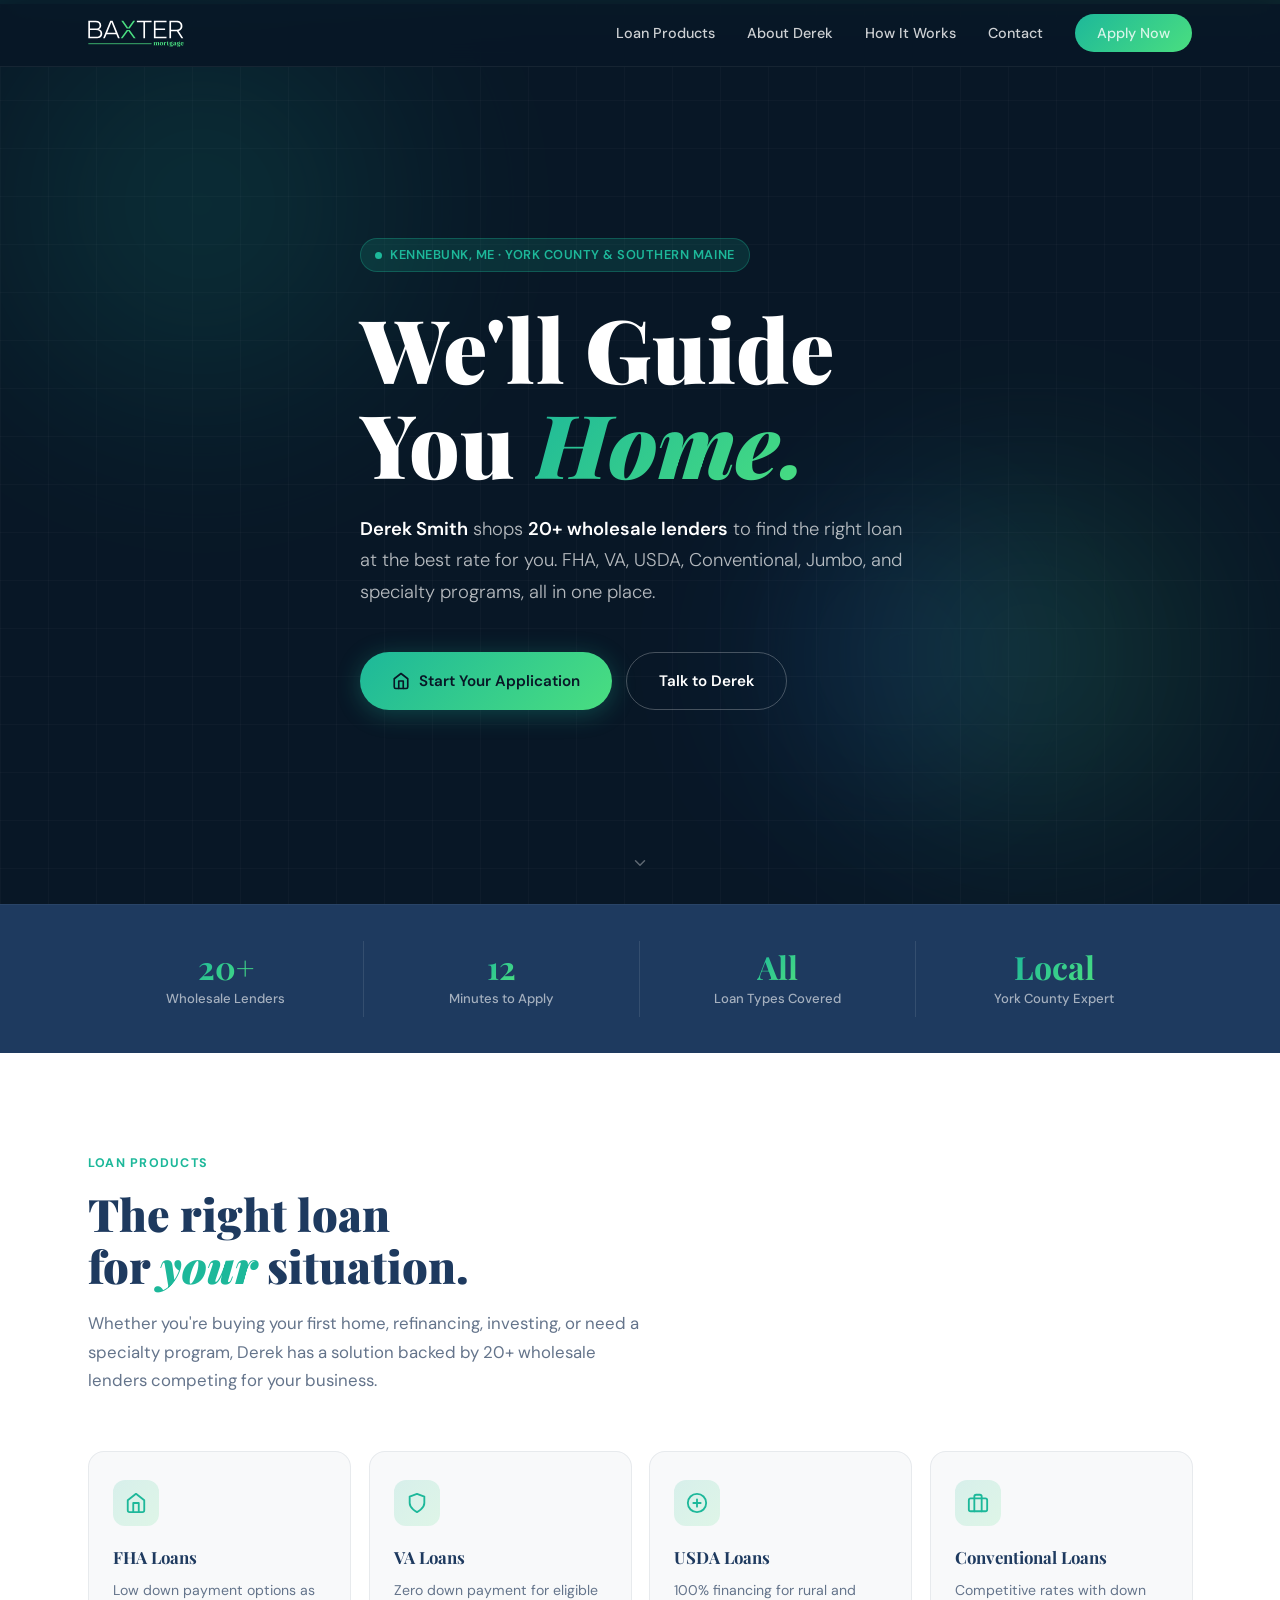
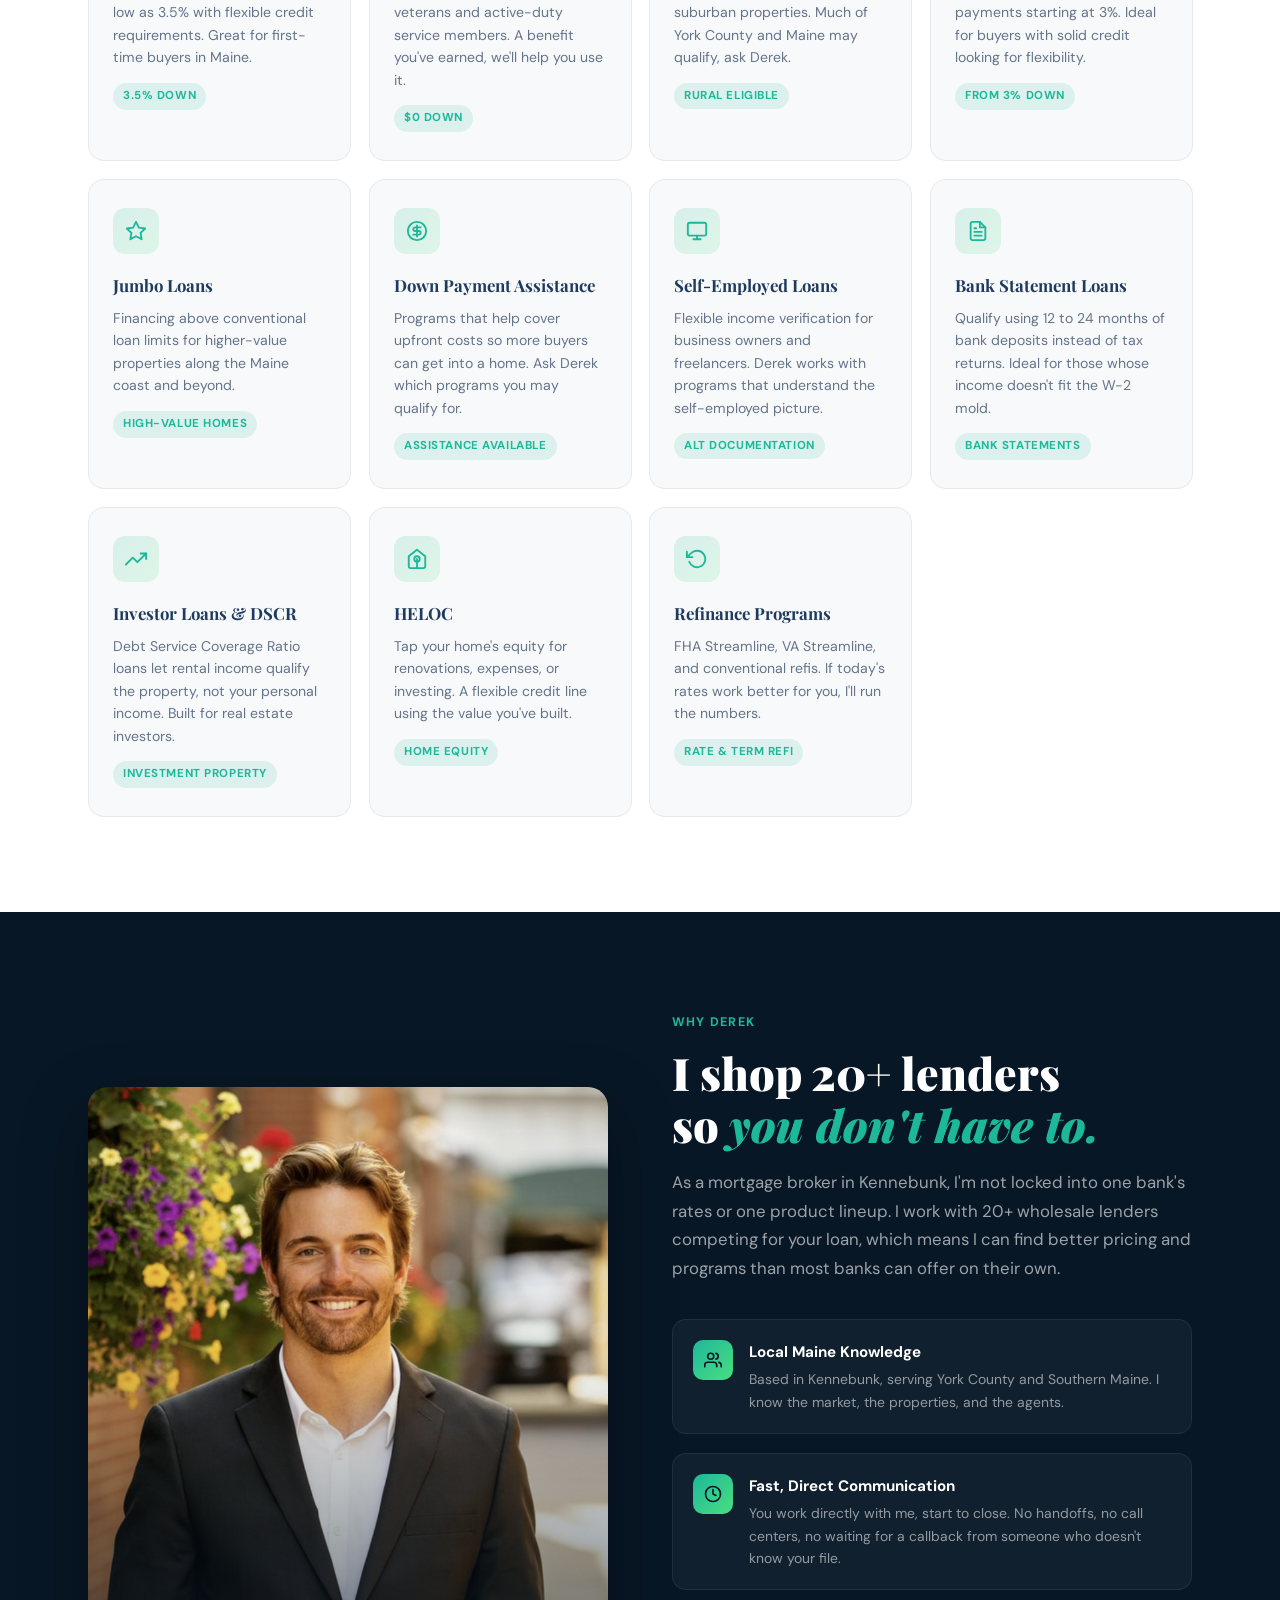
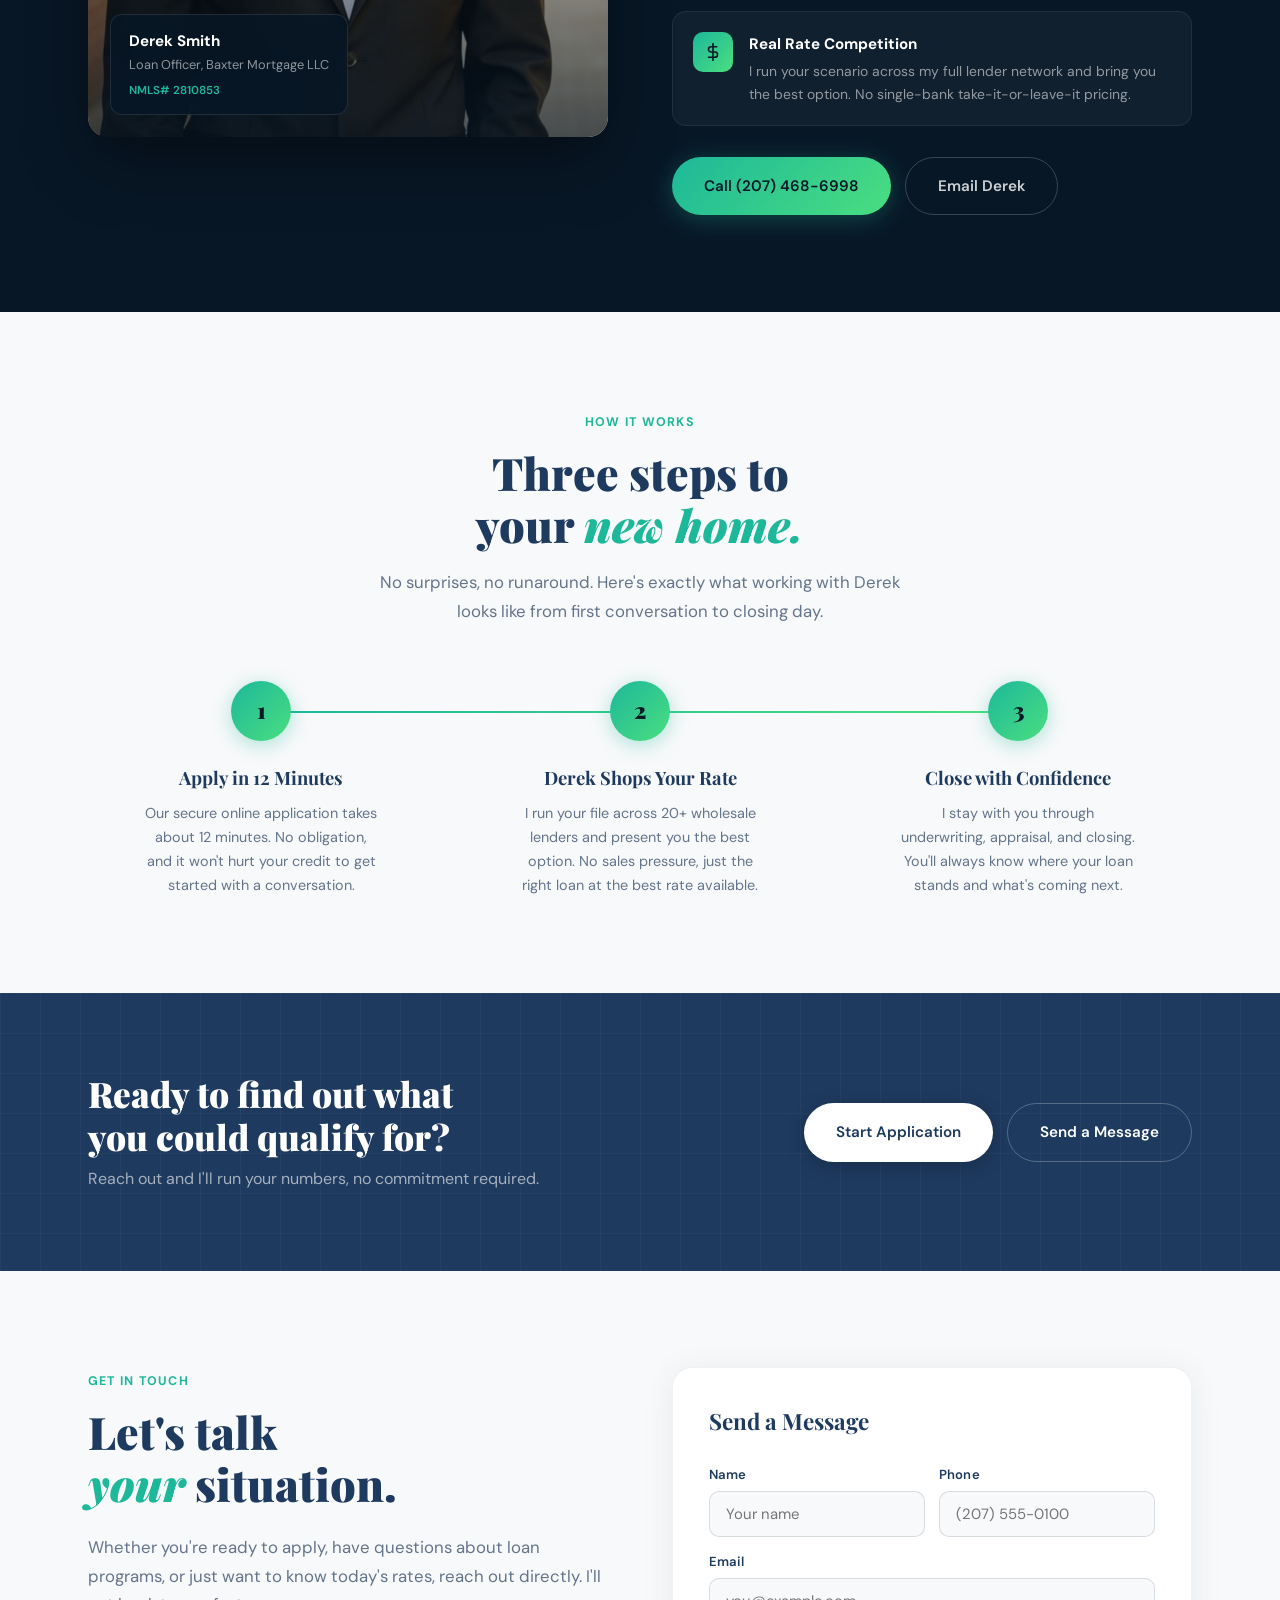
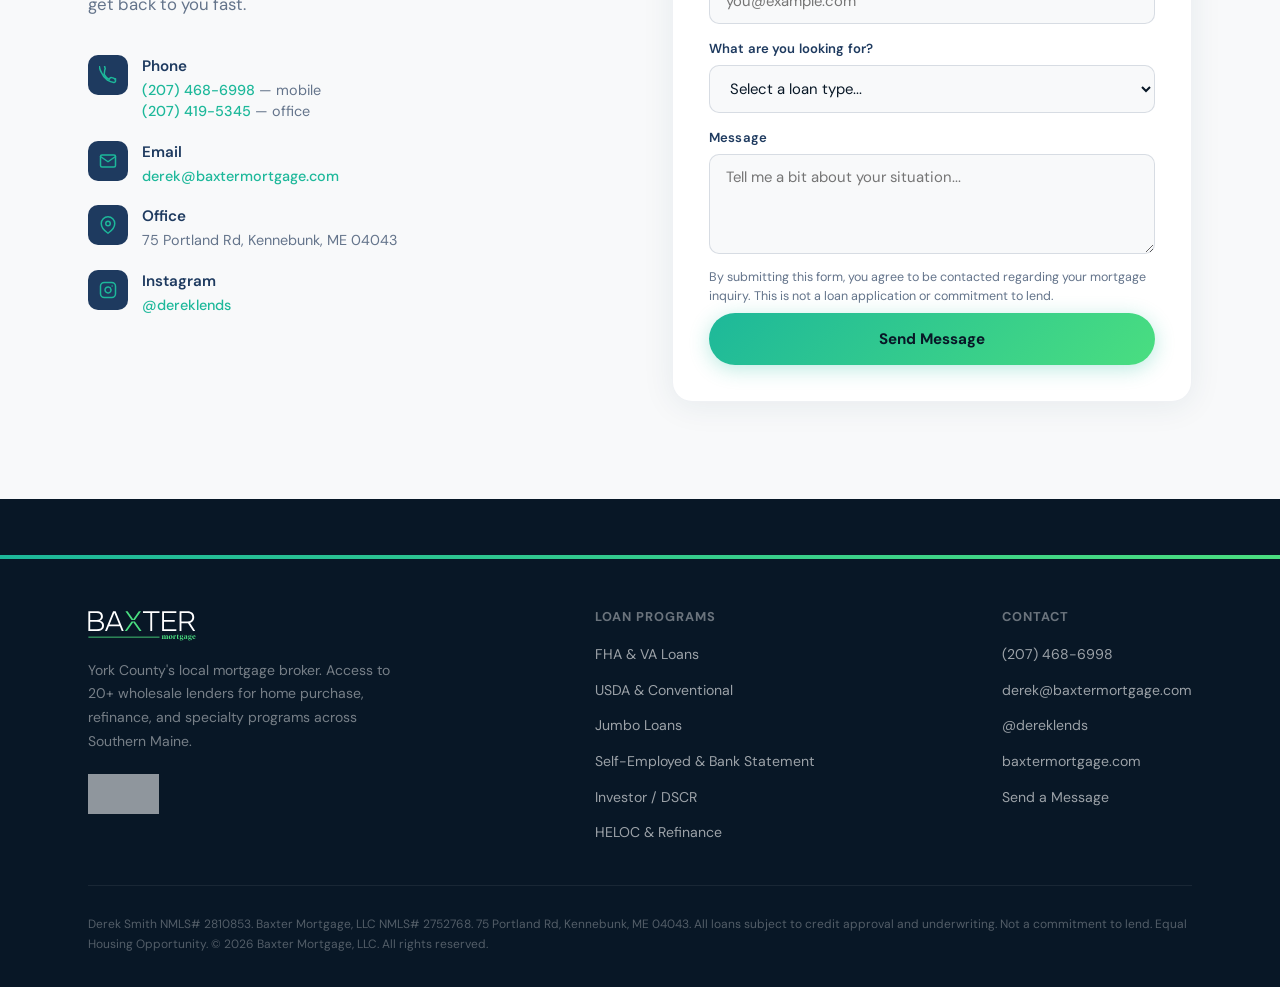
<file: baxter/index.html>
<!DOCTYPE html>
<html lang="en">
<head>
<meta charset="UTF-8">
<meta name="viewport" content="width=device-width, initial-scale=1.0">
<title>Baxter Mortgage | Derek Smith, Loan Officer | Kennebunk, ME</title>
<meta name="description" content="Derek Smith, Loan Officer at Baxter Mortgage in Kennebunk, ME. Access to 20+ wholesale lenders. FHA, VA, USDA, Conventional, Jumbo, and specialty loans for York County and Southern Maine.">
<link rel="icon" href="assets/Baxter_Logo_Dark.svg" type="image/svg+xml">
<link rel="preconnect" href="https://fonts.googleapis.com">
<link rel="preconnect" href="https://fonts.gstatic.com" crossorigin>
<link href="https://fonts.googleapis.com/css2?family=Playfair+Display:ital,wght@0,700;0,900;1,700;1,900&family=DM+Sans:wght@300;400;500;600;700&display=swap" rel="stylesheet">
<style>
  :root {
    --navy: #1E3A5F;
    --navy-deep: #081726;
    --teal: #1DB89A;
    --green: #4ADE80;
    --white: #FFFFFF;
    --gray-bg: #F8F9FA;
    --slate: #64748B;
    --serif: 'Playfair Display', Georgia, serif;
    --sans: 'DM Sans', -apple-system, BlinkMacSystemFont, sans-serif;
    --ease: cubic-bezier(0.16, 1, 0.3, 1);
    --ease-out: cubic-bezier(0.0, 0, 0.2, 1);
    --container: 1160px;
    --grad: linear-gradient(90deg, #1DB89A, #4ADE80, #1E3A5F);
  }

  * { margin: 0; padding: 0; box-sizing: border-box; }
  html { scroll-behavior: smooth; }

  @media (prefers-reduced-motion: reduce) {
    html { scroll-behavior: auto; }
    *, *::before, *::after {
      animation-duration: 0.01ms !important;
      animation-iteration-count: 1 !important;
      transition-duration: 0.01ms !important;
    }
  }

  body {
    font-family: var(--sans);
    color: var(--navy-deep);
    background: var(--white);
    line-height: 1.6;
    -webkit-font-smoothing: antialiased;
    overflow-x: hidden;
  }

  img { max-width: 100%; display: block; }
  a { color: inherit; text-decoration: none; }
  button { font-family: inherit; cursor: pointer; }

  .container { max-width: var(--container); margin: 0 auto; padding: 0 28px; }

  /* ---- Gradient bar ---- */
  .grad-bar {
    height: 4px;
    background: var(--grad);
    background-size: 200% 100%;
    animation: barShimmer 3s linear infinite;
  }
  @keyframes barShimmer {
    0% { background-position: 0% 0%; }
    100% { background-position: 200% 0%; }
  }

  /* ---- Reveal ---- */
  .reveal {
    opacity: 0;
    transform: translateY(30px);
    transition: opacity 0.75s var(--ease), transform 0.75s var(--ease);
    will-change: opacity, transform;
  }
  .reveal.is-visible { opacity: 1; transform: translateY(0); }
  .reveal-delay-1 { transition-delay: 0.07s; }
  .reveal-delay-2 { transition-delay: 0.14s; }
  .reveal-delay-3 { transition-delay: 0.21s; }
  .reveal-delay-4 { transition-delay: 0.28s; }
  .reveal-delay-5 { transition-delay: 0.35s; }
  .reveal-delay-6 { transition-delay: 0.42s; }

  /* ---- NAV ---- */
  .nav {
    position: fixed; top: 0; left: 0; right: 0; z-index: 100;
    background: rgba(8, 23, 38, 0.92);
    backdrop-filter: blur(16px);
    -webkit-backdrop-filter: blur(16px);
    border-bottom: 1px solid rgba(255,255,255,0.06);
    transition: box-shadow 0.3s ease;
  }
  .nav.scrolled { box-shadow: 0 4px 24px rgba(0,0,0,0.3); }
  .nav-inner {
    display: flex; align-items: center; justify-content: space-between;
    height: 66px;
  }
  .nav-logo { display: flex; align-items: center; }
  .nav-logo img { height: 32px; width: auto; }
  .nav-links { display: flex; align-items: center; gap: 32px; list-style: none; }
  .nav-links a { font-size: 0.9rem; font-weight: 500; color: rgba(255,255,255,0.8); transition: color 0.2s ease; }
  .nav-links a:hover { color: var(--teal); }
  .nav-cta {
    padding: 10px 22px; border-radius: 999px;
    background: linear-gradient(135deg, var(--teal), var(--green));
    color: var(--navy-deep); font-size: 0.88rem; font-weight: 700;
    transition: opacity 0.2s ease, transform 0.2s ease;
    white-space: nowrap;
  }
  .nav-cta:hover { opacity: 0.9; transform: translateY(-1px); color: var(--navy-deep); }

  /* ---- HERO ---- */
  .hero {
    background: var(--navy-deep);
    min-height: 100dvh;
    display: flex; flex-direction: column; justify-content: center;
    padding: 120px 0 80px;
    overflow: hidden;
    position: relative;
  }
  .hero-bg {
    position: absolute; inset: 0; pointer-events: none; overflow: hidden;
  }
  .glow {
    position: absolute; border-radius: 50%;
    filter: blur(80px); opacity: 0.18;
    animation: glowPulse 8s ease-in-out infinite;
  }
  .glow-1 {
    width: 600px; height: 600px;
    background: radial-gradient(circle, var(--teal), transparent 70%);
    top: -100px; left: -100px;
    animation-delay: 0s;
  }
  .glow-2 {
    width: 500px; height: 500px;
    background: radial-gradient(circle, var(--green), transparent 70%);
    bottom: 0; right: 0;
    animation-delay: 3s;
  }
  .glow-3 {
    width: 400px; height: 400px;
    background: radial-gradient(circle, #2563EB, transparent 70%);
    top: 50%; left: 55%;
    animation-delay: 6s;
  }
  @keyframes glowPulse {
    0%, 100% { opacity: 0.14; transform: scale(1); }
    50% { opacity: 0.22; transform: scale(1.08); }
  }

  /* Grid texture */
  .hero-bg::before {
    content: '';
    position: absolute; inset: 0;
    background-image:
      linear-gradient(rgba(255,255,255,0.025) 1px, transparent 1px),
      linear-gradient(90deg, rgba(255,255,255,0.025) 1px, transparent 1px);
    background-size: 48px 48px;
  }

  .hero-inner { position: relative; z-index: 1; }
  .hero-badge {
    display: inline-flex; align-items: center; gap: 8px;
    background: rgba(29, 184, 154, 0.15); border: 1px solid rgba(29, 184, 154, 0.3);
    border-radius: 999px; padding: 6px 14px;
    font-size: 0.8rem; font-weight: 600; color: var(--teal);
    letter-spacing: 0.04em; text-transform: uppercase;
    margin-bottom: 28px;
  }
  .hero-badge span {
    width: 7px; height: 7px; border-radius: 50%; background: var(--teal);
    animation: badgePulse 2s ease-in-out infinite;
  }
  @keyframes badgePulse {
    0%, 100% { opacity: 1; transform: scale(1); }
    50% { opacity: 0.5; transform: scale(0.85); }
  }
  .hero h1 {
    font-family: var(--serif);
    font-size: clamp(3rem, 7vw, 5.5rem);
    font-weight: 900;
    line-height: 1.08;
    color: var(--white);
    margin-bottom: 24px;
    max-width: 780px;
  }
  .hero h1 em {
    font-style: italic;
    background: linear-gradient(135deg, var(--teal), var(--green));
    -webkit-background-clip: text; -webkit-text-fill-color: transparent;
    background-clip: text;
  }
  .hero-sub {
    font-size: 1.15rem; font-weight: 300; color: rgba(255,255,255,0.7);
    max-width: 560px; margin-bottom: 44px; line-height: 1.7;
  }
  .hero-sub strong { color: var(--white); font-weight: 600; }
  .hero-actions { display: flex; gap: 14px; flex-wrap: wrap; }
  .btn {
    display: inline-flex; align-items: center; justify-content: center; gap: 9px;
    padding: 16px 32px; border-radius: 999px;
    font-size: 0.95rem; font-weight: 600; border: none;
    transition: transform 0.3s var(--ease), opacity 0.2s ease, box-shadow 0.3s ease;
    position: relative; overflow: hidden;
  }
  .btn::after {
    content: '';
    position: absolute; top: -50%; left: -60%; width: 40%; height: 200%;
    background: linear-gradient(90deg, transparent, rgba(255,255,255,0.25), transparent);
    transform: skewX(-20deg);
    transition: left 0.5s var(--ease);
    pointer-events: none;
  }
  .btn:hover::after { left: 130%; }
  .btn:hover { transform: translateY(-2px); }
  .btn-primary {
    background: linear-gradient(135deg, var(--teal), var(--green));
    color: var(--navy-deep);
    box-shadow: 0 4px 24px rgba(29, 184, 154, 0.3);
  }
  .btn-primary:hover { box-shadow: 0 8px 32px rgba(29, 184, 154, 0.45); }
  .btn-outline {
    background: transparent;
    color: var(--white);
    border: 1.5px solid rgba(255,255,255,0.25);
  }
  .btn-outline:hover { border-color: var(--teal); color: var(--teal); background: rgba(29,184,154,0.07); }

  /* Hero scroll indicator */
  .hero-scroll {
    position: absolute; bottom: 32px; left: 50%; transform: translateX(-50%);
    display: flex; flex-direction: column; align-items: center; gap: 8px;
    color: rgba(255,255,255,0.35); font-size: 0.75rem; font-weight: 500; letter-spacing: 0.06em;
    animation: scrollBounce 2.5s ease-in-out infinite;
  }
  @keyframes scrollBounce {
    0%, 100% { transform: translateX(-50%) translateY(0); opacity: 0.35; }
    50% { transform: translateX(-50%) translateY(6px); opacity: 0.6; }
  }

  /* ---- TRUST BAR ---- */
  .trust-bar {
    background: var(--navy);
    padding: 36px 0;
    border-top: 1px solid rgba(255,255,255,0.05);
  }
  .trust-grid {
    display: grid; grid-template-columns: repeat(4, 1fr); gap: 0;
  }
  .trust-item {
    display: flex; flex-direction: column; align-items: center;
    padding: 8px 20px; text-align: center;
    border-right: 1px solid rgba(255,255,255,0.1);
  }
  .trust-item:last-child { border-right: none; }
  .trust-number {
    font-family: var(--serif); font-size: 2rem; font-weight: 700;
    background: linear-gradient(135deg, var(--teal), var(--green));
    -webkit-background-clip: text; -webkit-text-fill-color: transparent;
    background-clip: text; line-height: 1.1;
  }
  .trust-label { font-size: 0.82rem; font-weight: 500; color: rgba(255,255,255,0.6); margin-top: 4px; }

  /* ---- SECTION CHROME ---- */
  .section-eyebrow {
    display: inline-block;
    font-size: 0.78rem; font-weight: 700; letter-spacing: 0.1em; text-transform: uppercase;
    color: var(--teal); margin-bottom: 14px;
  }
  .section-title {
    font-family: var(--serif); font-size: clamp(2rem, 4vw, 2.8rem);
    font-weight: 900; line-height: 1.15; color: var(--navy);
    margin-bottom: 18px;
  }
  .section-title em { font-style: italic; color: var(--teal); }
  .section-sub { font-size: 1.05rem; color: var(--slate); max-width: 560px; line-height: 1.7; }
  .section-header { margin-bottom: 56px; }

  /* ---- LOAN PRODUCTS ---- */
  .products { padding: 96px 0; background: var(--white); }
  .products-grid {
    display: grid;
    grid-template-columns: repeat(auto-fill, minmax(240px, 1fr));
    gap: 18px;
  }
  .product-card {
    background: var(--gray-bg);
    border: 1px solid rgba(30, 58, 95, 0.08);
    border-radius: 16px;
    padding: 28px 24px;
    transition: box-shadow 0.3s ease, border-color 0.3s ease, transform 0.1s ease;
    cursor: default;
    transform-style: preserve-3d;
    will-change: transform;
  }
  .product-card:hover {
    box-shadow: 0 8px 32px rgba(30,58,95,0.12);
    border-color: rgba(29,184,154,0.3);
  }
  .product-icon {
    width: 46px; height: 46px; border-radius: 12px;
    background: linear-gradient(135deg, rgba(29,184,154,0.15), rgba(74,222,128,0.15));
    display: flex; align-items: center; justify-content: center;
    margin-bottom: 18px;
  }
  .product-icon svg { width: 22px; height: 22px; color: var(--teal); }
  .product-card h3 {
    font-family: var(--serif); font-size: 1.05rem; font-weight: 700;
    color: var(--navy); margin-bottom: 8px;
  }
  .product-card p { font-size: 0.88rem; color: var(--slate); line-height: 1.6; }
  .product-tag {
    display: inline-block; margin-top: 14px;
    background: rgba(29,184,154,0.12); color: var(--teal);
    font-size: 0.72rem; font-weight: 700; letter-spacing: 0.05em; text-transform: uppercase;
    padding: 4px 10px; border-radius: 999px;
  }

  /* ---- WHY DEREK ---- */
  .about { padding: 96px 0; background: var(--navy-deep); overflow: hidden; }
  .about-grid { display: grid; grid-template-columns: 1fr 1fr; gap: 64px; align-items: center; }
  .about-photo-wrap {
    position: relative;
  }
  .about-photo {
    border-radius: 20px; overflow: hidden;
    box-shadow: 0 24px 64px rgba(0,0,0,0.4);
    position: relative;
  }
  .about-photo img { width: 100%; object-fit: cover; aspect-ratio: 4/5; }
  .about-photo::after {
    content: '';
    position: absolute; inset: 0;
    background: linear-gradient(to top, rgba(8,23,38,0.7) 0%, transparent 60%);
    border-radius: 20px;
  }
  .about-photo-badge {
    position: absolute; bottom: 22px; left: 22px; z-index: 2;
    background: rgba(8,23,38,0.85); backdrop-filter: blur(12px);
    border: 1px solid rgba(255,255,255,0.1); border-radius: 12px;
    padding: 14px 18px;
  }
  .about-photo-badge .badge-name { font-weight: 700; color: var(--white); font-size: 0.95rem; }
  .about-photo-badge .badge-title { font-size: 0.8rem; color: rgba(255,255,255,0.55); margin-top: 2px; }
  .about-photo-badge .badge-nmls { font-size: 0.72rem; color: var(--teal); margin-top: 6px; font-weight: 600; }
  .about-content .section-title { color: var(--white); }
  .about-content .section-sub { color: rgba(255,255,255,0.6); max-width: 100%; }
  .about-pillars { display: flex; flex-direction: column; gap: 20px; margin-top: 36px; }
  .pillar {
    display: flex; gap: 16px; align-items: flex-start;
    background: rgba(255,255,255,0.04);
    border: 1px solid rgba(255,255,255,0.07);
    border-radius: 14px; padding: 20px;
    transition: border-color 0.3s ease, background 0.3s ease;
  }
  .pillar:hover { border-color: rgba(29,184,154,0.25); background: rgba(29,184,154,0.05); }
  .pillar-icon {
    width: 40px; height: 40px; flex-shrink: 0;
    border-radius: 10px; background: linear-gradient(135deg, var(--teal), var(--green));
    display: flex; align-items: center; justify-content: center;
  }
  .pillar-icon svg { width: 18px; height: 18px; color: var(--navy-deep); }
  .pillar-text h4 { font-size: 0.95rem; font-weight: 700; color: var(--white); margin-bottom: 4px; }
  .pillar-text p { font-size: 0.87rem; color: rgba(255,255,255,0.55); line-height: 1.6; }
  .about-cta { margin-top: 32px; display: flex; gap: 14px; flex-wrap: wrap; }

  /* ---- PROCESS ---- */
  .process { padding: 96px 0; background: var(--gray-bg); }
  .process-steps { display: grid; grid-template-columns: repeat(3, 1fr); gap: 32px; margin-top: 56px; position: relative; }
  .process-steps::before {
    content: '';
    position: absolute; top: 30px; left: calc(16.66% + 16px); right: calc(16.66% + 16px);
    height: 2px; background: linear-gradient(90deg, var(--teal), var(--green));
    z-index: 0;
  }
  .step {
    display: flex; flex-direction: column; align-items: center; text-align: center;
    position: relative; z-index: 1;
  }
  .step-number {
    width: 60px; height: 60px; border-radius: 50%;
    background: linear-gradient(135deg, var(--teal), var(--green));
    display: flex; align-items: center; justify-content: center;
    font-family: var(--serif); font-size: 1.4rem; font-weight: 900; color: var(--navy-deep);
    margin-bottom: 22px; flex-shrink: 0;
    box-shadow: 0 4px 20px rgba(29,184,154,0.35);
    transition: transform 0.3s var(--ease), box-shadow 0.3s ease;
  }
  .step:hover .step-number {
    transform: scale(1.1);
    box-shadow: 0 8px 28px rgba(29,184,154,0.5);
  }
  .step h3 { font-family: var(--serif); font-size: 1.15rem; font-weight: 700; color: var(--navy); margin-bottom: 10px; }
  .step p { font-size: 0.9rem; color: var(--slate); line-height: 1.65; max-width: 240px; }

  /* ---- LOAN PROGRAMS ---- */
  .programs { padding: 96px 0; background: var(--white); }
  .programs-tabs { display: flex; gap: 10px; flex-wrap: wrap; margin-bottom: 42px; }
  .tab-btn {
    padding: 9px 20px; border-radius: 999px; border: 1.5px solid rgba(30,58,95,0.15);
    background: transparent; font-size: 0.875rem; font-weight: 600; color: var(--slate);
    transition: all 0.22s ease;
  }
  .tab-btn.is-active, .tab-btn:hover {
    background: var(--navy); border-color: var(--navy); color: var(--white);
  }
  .programs-list { display: grid; grid-template-columns: repeat(auto-fill, minmax(280px, 1fr)); gap: 16px; }
  .program-card {
    border: 1.5px solid rgba(30,58,95,0.1); border-radius: 14px;
    padding: 24px 22px; background: var(--white);
    display: flex; gap: 16px; align-items: flex-start;
    transition: border-color 0.25s ease, box-shadow 0.25s ease, transform 0.25s ease;
  }
  .program-card:hover {
    border-color: var(--teal);
    box-shadow: 0 6px 24px rgba(29,184,154,0.12);
    transform: translateY(-2px);
  }
  .program-dot {
    width: 10px; height: 10px; border-radius: 50%;
    background: linear-gradient(135deg, var(--teal), var(--green));
    flex-shrink: 0; margin-top: 6px;
  }
  .program-card h4 { font-weight: 700; font-size: 0.95rem; color: var(--navy); margin-bottom: 4px; }
  .program-card p { font-size: 0.85rem; color: var(--slate); line-height: 1.6; }

  /* ---- CTA BAND ---- */
  .cta-band { padding: 80px 0; background: var(--navy); position: relative; overflow: hidden; }
  .cta-band::before {
    content: '';
    position: absolute; inset: 0;
    background-image:
      linear-gradient(rgba(255,255,255,0.03) 1px, transparent 1px),
      linear-gradient(90deg, rgba(255,255,255,0.03) 1px, transparent 1px);
    background-size: 40px 40px;
  }
  .cta-band-inner {
    position: relative; z-index: 1;
    display: flex; align-items: center; justify-content: space-between; gap: 40px; flex-wrap: wrap;
  }
  .cta-band h2 { font-family: var(--serif); font-size: clamp(1.6rem, 3vw, 2.2rem); font-weight: 900; color: var(--white); line-height: 1.2; }
  .cta-band h2 em { font-style: italic; color: var(--teal); }
  .cta-band p { color: rgba(255,255,255,0.6); font-size: 1rem; margin-top: 8px; }
  .cta-band-actions { display: flex; gap: 14px; flex-wrap: wrap; flex-shrink: 0; }
  .btn-white {
    background: var(--white); color: var(--navy);
    box-shadow: 0 4px 20px rgba(0,0,0,0.2);
  }
  .btn-white:hover { box-shadow: 0 8px 28px rgba(0,0,0,0.3); }
  .btn-ghost {
    background: transparent; color: var(--white);
    border: 1.5px solid rgba(255,255,255,0.25);
  }
  .btn-ghost:hover { border-color: var(--teal); color: var(--teal); }

  /* ---- CONTACT ---- */
  .contact { padding: 96px 0; background: var(--gray-bg); }
  .contact-grid { display: grid; grid-template-columns: 1fr 1fr; gap: 64px; align-items: start; }
  .contact-info .section-title { margin-bottom: 24px; }
  .contact-details { display: flex; flex-direction: column; gap: 18px; margin-top: 36px; }
  .contact-item {
    display: flex; gap: 14px; align-items: flex-start;
  }
  .contact-item-icon {
    width: 40px; height: 40px; border-radius: 10px; flex-shrink: 0;
    background: var(--navy); display: flex; align-items: center; justify-content: center;
  }
  .contact-item-icon svg { width: 18px; height: 18px; color: var(--teal); }
  .contact-item-text { font-size: 0.9rem; color: var(--slate); line-height: 1.5; }
  .contact-item-text strong { display: block; color: var(--navy); font-weight: 600; font-size: 0.95rem; margin-bottom: 2px; }
  .contact-item-text a { color: var(--teal); font-weight: 500; }
  .contact-item-text a:hover { text-decoration: underline; }
  .contact-form {
    background: var(--white); border-radius: 20px; padding: 36px;
    box-shadow: 0 4px 32px rgba(30,58,95,0.08);
    border: 1px solid rgba(30,58,95,0.07);
  }
  .contact-form h3 { font-family: var(--serif); font-size: 1.4rem; font-weight: 700; color: var(--navy); margin-bottom: 24px; }
  .form-row { display: grid; grid-template-columns: 1fr 1fr; gap: 14px; }
  .form-group { display: flex; flex-direction: column; gap: 6px; margin-bottom: 14px; }
  .form-group label { font-size: 0.82rem; font-weight: 600; color: var(--navy); letter-spacing: 0.01em; }
  .form-group input, .form-group select, .form-group textarea {
    padding: 12px 16px; border-radius: 10px; border: 1.5px solid rgba(30,58,95,0.15);
    font-size: 0.93rem; font-family: var(--sans); color: var(--navy-deep);
    background: var(--gray-bg); transition: border-color 0.2s ease, box-shadow 0.2s ease;
    width: 100%;
  }
  .form-group input:focus, .form-group select:focus, .form-group textarea:focus {
    outline: none; border-color: var(--teal); box-shadow: 0 0 0 3px rgba(29,184,154,0.15);
  }
  .form-group textarea { resize: vertical; min-height: 100px; }
  .form-note { font-size: 0.78rem; color: var(--slate); margin-top: 6px; line-height: 1.5; }
  .btn-submit {
    width: 100%; padding: 16px; border-radius: 999px; border: none;
    background: linear-gradient(135deg, var(--teal), var(--green));
    color: var(--navy-deep); font-size: 0.95rem; font-weight: 700;
    cursor: pointer; margin-top: 8px;
    transition: opacity 0.2s ease, transform 0.2s ease, box-shadow 0.2s ease;
    box-shadow: 0 4px 20px rgba(29,184,154,0.3);
  }
  .btn-submit:hover { opacity: 0.9; transform: translateY(-2px); box-shadow: 0 8px 28px rgba(29,184,154,0.4); }

  /* ---- FOOTER ---- */
  .footer { background: var(--navy-deep); padding: 56px 0 32px; }
  .footer-inner { display: flex; justify-content: space-between; align-items: flex-start; gap: 48px; flex-wrap: wrap; margin-bottom: 40px; }
  .footer-brand { max-width: 320px; }
  .footer-brand img { height: 36px; margin-bottom: 16px; }
  .footer-brand p { font-size: 0.875rem; color: rgba(255,255,255,0.45); line-height: 1.7; }
  .footer-links h4 { font-size: 0.8rem; font-weight: 700; letter-spacing: 0.08em; text-transform: uppercase; color: rgba(255,255,255,0.4); margin-bottom: 14px; }
  .footer-links ul { list-style: none; display: flex; flex-direction: column; gap: 10px; }
  .footer-links a { font-size: 0.88rem; color: rgba(255,255,255,0.6); transition: color 0.2s ease; }
  .footer-links a:hover { color: var(--teal); }
  .footer-eho {
    display: flex; align-items: center; gap: 14px; flex-wrap: wrap;
  }
  .footer-eho img { height: 40px; opacity: 0.7; }
  .footer-compliance {
    border-top: 1px solid rgba(255,255,255,0.07);
    padding-top: 28px; margin-top: 0;
    font-size: 0.75rem; color: rgba(255,255,255,0.3); line-height: 1.7;
  }

  /* ---- FORM SUCCESS ---- */
  .form-success {
    display: none; text-align: center; padding: 32px;
  }
  .form-success svg { width: 48px; height: 48px; color: var(--teal); margin: 0 auto 16px; }
  .form-success h4 { font-family: var(--serif); font-size: 1.3rem; color: var(--navy); margin-bottom: 8px; }
  .form-success p { font-size: 0.9rem; color: var(--slate); }

  /* ---- MOBILE NAV ---- */
  .nav-hamburger { display: none; flex-direction: column; gap: 5px; background: none; border: none; padding: 6px; }
  .nav-hamburger span { display: block; width: 22px; height: 2px; background: rgba(255,255,255,0.8); border-radius: 2px; transition: all 0.3s ease; }
  .mobile-nav {
    display: none; position: fixed; inset: 0; z-index: 99;
    background: var(--navy-deep); padding: 100px 28px 40px;
    flex-direction: column; gap: 28px;
  }
  .mobile-nav.is-open { display: flex; }
  .mobile-nav a { font-size: 1.4rem; font-weight: 600; color: var(--white); }
  .mobile-nav a:hover { color: var(--teal); }

  /* ---- RESPONSIVE ---- */
  @media (max-width: 900px) {
    .about-grid, .contact-grid { grid-template-columns: 1fr; gap: 40px; }
    .about-photo { max-width: 420px; }
    .process-steps { grid-template-columns: 1fr; gap: 24px; }
    .process-steps::before { display: none; }
    .trust-grid { grid-template-columns: repeat(2, 1fr); }
    .trust-item:nth-child(2) { border-right: none; }
    .trust-item:nth-child(3) { border-right: 1px solid rgba(255,255,255,0.1); }
    .cta-band-inner { flex-direction: column; text-align: center; }
    .cta-band-actions { justify-content: center; }
  }
  @media (max-width: 640px) {
    .nav-links { display: none; }
    .nav-hamburger { display: flex; }
    .form-row { grid-template-columns: 1fr; }
    .trust-grid { grid-template-columns: 1fr 1fr; }
    .hero { padding: 100px 0 60px; }
    .hero-actions { flex-direction: column; }
    .btn { width: 100%; text-align: center; }
    .footer-inner { gap: 32px; }
  }
</style>
</head>
<body>

<!-- ============ GRADIENT BAR ============ -->
<div class="grad-bar"></div>

<!-- ============ NAV ============ -->
<nav class="nav" id="nav">
  <div class="container nav-inner">
    <a href="#" class="nav-logo" aria-label="Baxter Mortgage Home">
      <img src="assets/Baxter_Logo_White.svg" alt="Baxter Mortgage">
    </a>
    <ul class="nav-links">
      <li><a href="#loans">Loan Products</a></li>
      <li><a href="#about">About Derek</a></li>
      <li><a href="#process">How It Works</a></li>
      <li><a href="#contact">Contact</a></li>
      <li><a href="https://baxtermortgage.com" target="_blank" rel="noopener" class="nav-cta">Apply Now</a></li>
    </ul>
    <button class="nav-hamburger" id="hamburger" aria-label="Open menu">
      <span></span><span></span><span></span>
    </button>
  </div>
</nav>

<!-- Mobile nav -->
<div class="mobile-nav" id="mobileNav">
  <a href="#loans" class="mobile-link">Loan Products</a>
  <a href="#about" class="mobile-link">About Derek</a>
  <a href="#process" class="mobile-link">How It Works</a>
  <a href="#contact" class="mobile-link">Contact</a>
  <a href="https://baxtermortgage.com" target="_blank" rel="noopener" class="nav-cta" style="max-width:200px; text-align:center; padding:14px 24px;">Apply Now</a>
</div>

<!-- ============ HERO ============ -->
<section class="hero" id="hero">
  <div class="hero-bg">
    <div class="glow glow-1"></div>
    <div class="glow glow-2"></div>
    <div class="glow glow-3"></div>
  </div>
  <div class="container hero-inner">
    <div class="hero-badge reveal"><span></span>Kennebunk, ME &middot; York County &amp; Southern Maine</div>
    <h1 class="reveal reveal-delay-1">We'll Guide<br>You <em>Home.</em></h1>
    <p class="hero-sub reveal reveal-delay-2">
      <strong>Derek Smith</strong> shops <strong>20+ wholesale lenders</strong> to find the right loan at the best rate for you. FHA, VA, USDA, Conventional, Jumbo, and specialty programs, all in one place.
    </p>
    <div class="hero-actions reveal reveal-delay-3">
      <a href="https://baxtermortgage.com" target="_blank" rel="noopener" class="btn btn-primary">
        <svg width="18" height="18" viewBox="0 0 24 24" fill="none" stroke="currentColor" stroke-width="2.2" stroke-linecap="round" stroke-linejoin="round"><path d="M3 9l9-7 9 7v11a2 2 0 01-2 2H5a2 2 0 01-2-2z"/><polyline points="9 22 9 12 15 12 15 22"/></svg>
        Start Your Application
      </a>
      <a href="#contact" class="btn btn-outline">
        Talk to Derek
      </a>
    </div>
  </div>
  <div class="hero-scroll" aria-hidden="true">
    <svg width="18" height="18" viewBox="0 0 24 24" fill="none" stroke="currentColor" stroke-width="2" stroke-linecap="round" stroke-linejoin="round"><polyline points="6 9 12 15 18 9"/></svg>
  </div>
</section>

<!-- ============ TRUST BAR ============ -->
<div class="trust-bar">
  <div class="container">
    <div class="trust-grid">
      <div class="trust-item reveal">
        <div class="trust-number" data-count="20" data-suffix="+">20+</div>
        <div class="trust-label">Wholesale Lenders</div>
      </div>
      <div class="trust-item reveal reveal-delay-1">
        <div class="trust-number" data-count="12">12</div>
        <div class="trust-label">Minutes to Apply</div>
      </div>
      <div class="trust-item reveal reveal-delay-2">
        <div class="trust-number">All</div>
        <div class="trust-label">Loan Types Covered</div>
      </div>
      <div class="trust-item reveal reveal-delay-3">
        <div class="trust-number">Local</div>
        <div class="trust-label">York County Expert</div>
      </div>
    </div>
  </div>
</div>

<!-- ============ LOAN PRODUCTS ============ -->
<section class="products" id="loans">
  <div class="container">
    <div class="section-header">
      <p class="section-eyebrow reveal">Loan Products</p>
      <h2 class="section-title reveal reveal-delay-1">The right loan<br>for <em>your</em> situation.</h2>
      <p class="section-sub reveal reveal-delay-2">Whether you're buying your first home, refinancing, investing, or need a specialty program, Derek has a solution backed by 20+ wholesale lenders competing for your business.</p>
    </div>
    <div class="products-grid" id="productsGrid">

      <div class="product-card tilt-card reveal">
        <div class="product-icon">
          <svg viewBox="0 0 24 24" fill="none" stroke="currentColor" stroke-width="2" stroke-linecap="round" stroke-linejoin="round"><path d="M3 9l9-7 9 7v11a2 2 0 01-2 2H5a2 2 0 01-2-2z"/><polyline points="9 22 9 12 15 12 15 22"/></svg>
        </div>
        <h3>FHA Loans</h3>
        <p>Low down payment options as low as 3.5% with flexible credit requirements. Great for first-time buyers in Maine.</p>
        <span class="product-tag">3.5% Down</span>
      </div>

      <div class="product-card tilt-card reveal reveal-delay-1">
        <div class="product-icon">
          <svg viewBox="0 0 24 24" fill="none" stroke="currentColor" stroke-width="2" stroke-linecap="round" stroke-linejoin="round"><path d="M12 22s8-4 8-10V5l-8-3-8 3v7c0 6 8 10 8 10z"/></svg>
        </div>
        <h3>VA Loans</h3>
        <p>Zero down payment for eligible veterans and active-duty service members. A benefit you've earned, we'll help you use it.</p>
        <span class="product-tag">$0 Down</span>
      </div>

      <div class="product-card tilt-card reveal reveal-delay-2">
        <div class="product-icon">
          <svg viewBox="0 0 24 24" fill="none" stroke="currentColor" stroke-width="2" stroke-linecap="round" stroke-linejoin="round"><circle cx="12" cy="12" r="10"/><path d="M8 12h8M12 8v8"/></svg>
        </div>
        <h3>USDA Loans</h3>
        <p>100% financing for rural and suburban properties. Much of York County and Maine may qualify, ask Derek.</p>
        <span class="product-tag">Rural Eligible</span>
      </div>

      <div class="product-card tilt-card reveal reveal-delay-3">
        <div class="product-icon">
          <svg viewBox="0 0 24 24" fill="none" stroke="currentColor" stroke-width="2" stroke-linecap="round" stroke-linejoin="round"><rect x="2" y="7" width="20" height="14" rx="2"/><path d="M16 21V5a2 2 0 00-2-2h-4a2 2 0 00-2 2v16"/></svg>
        </div>
        <h3>Conventional Loans</h3>
        <p>Competitive rates with down payments starting at 3%. Ideal for buyers with solid credit looking for flexibility.</p>
        <span class="product-tag">From 3% Down</span>
      </div>

      <div class="product-card tilt-card reveal reveal-delay-4">
        <div class="product-icon">
          <svg viewBox="0 0 24 24" fill="none" stroke="currentColor" stroke-width="2" stroke-linecap="round" stroke-linejoin="round"><polygon points="12 2 15.09 8.26 22 9.27 17 14.14 18.18 21.02 12 17.77 5.82 21.02 7 14.14 2 9.27 8.91 8.26 12 2"/></svg>
        </div>
        <h3>Jumbo Loans</h3>
        <p>Financing above conventional loan limits for higher-value properties along the Maine coast and beyond.</p>
        <span class="product-tag">High-Value Homes</span>
      </div>

      <div class="product-card tilt-card reveal reveal-delay-5">
        <div class="product-icon">
          <svg viewBox="0 0 24 24" fill="none" stroke="currentColor" stroke-width="2" stroke-linecap="round" stroke-linejoin="round"><circle cx="12" cy="12" r="10"/><path d="M16 8h-6a2 2 0 100 4h4a2 2 0 010 4H8"/><path d="M12 18V6"/></svg>
        </div>
        <h3>Down Payment Assistance</h3>
        <p>Programs that help cover upfront costs so more buyers can get into a home. Ask Derek which programs you may qualify for.</p>
        <span class="product-tag">Assistance Available</span>
      </div>

      <div class="product-card tilt-card reveal">
        <div class="product-icon">
          <svg viewBox="0 0 24 24" fill="none" stroke="currentColor" stroke-width="2" stroke-linecap="round" stroke-linejoin="round"><rect x="2" y="3" width="20" height="14" rx="2"/><path d="M8 21h8M12 17v4"/></svg>
        </div>
        <h3>Self-Employed Loans</h3>
        <p>Flexible income verification for business owners and freelancers. Derek works with programs that understand the self-employed picture.</p>
        <span class="product-tag">Alt Documentation</span>
      </div>

      <div class="product-card tilt-card reveal reveal-delay-1">
        <div class="product-icon">
          <svg viewBox="0 0 24 24" fill="none" stroke="currentColor" stroke-width="2" stroke-linecap="round" stroke-linejoin="round"><path d="M14 2H6a2 2 0 00-2 2v16a2 2 0 002 2h12a2 2 0 002-2V8z"/><path d="M14 2v6h6M16 13H8M16 17H8M10 9H8"/></svg>
        </div>
        <h3>Bank Statement Loans</h3>
        <p>Qualify using 12 to 24 months of bank deposits instead of tax returns. Ideal for those whose income doesn't fit the W-2 mold.</p>
        <span class="product-tag">Bank Statements</span>
      </div>

      <div class="product-card tilt-card reveal reveal-delay-2">
        <div class="product-icon">
          <svg viewBox="0 0 24 24" fill="none" stroke="currentColor" stroke-width="2" stroke-linecap="round" stroke-linejoin="round"><polyline points="23 6 13.5 15.5 8.5 10.5 1 18"/><polyline points="17 6 23 6 23 12"/></svg>
        </div>
        <h3>Investor Loans &amp; DSCR</h3>
        <p>Debt Service Coverage Ratio loans let rental income qualify the property, not your personal income. Built for real estate investors.</p>
        <span class="product-tag">Investment Property</span>
      </div>

      <div class="product-card tilt-card reveal reveal-delay-3">
        <div class="product-icon">
          <svg viewBox="0 0 24 24" fill="none" stroke="currentColor" stroke-width="2" stroke-linecap="round" stroke-linejoin="round"><path d="M3 9l9-7 9 7v11a2 2 0 01-2 2H5a2 2 0 01-2-2z"/><line x1="12" y1="12" x2="12" y2="22"/><circle cx="12" cy="12" r="3"/></svg>
        </div>
        <h3>HELOC</h3>
        <p>Tap your home's equity for renovations, expenses, or investing. A flexible credit line using the value you've built.</p>
        <span class="product-tag">Home Equity</span>
      </div>

      <div class="product-card tilt-card reveal reveal-delay-4">
        <div class="product-icon">
          <svg viewBox="0 0 24 24" fill="none" stroke="currentColor" stroke-width="2" stroke-linecap="round" stroke-linejoin="round"><polyline points="1 4 1 10 7 10"/><path d="M3.51 15a9 9 0 102.13-9.36L1 10"/></svg>
        </div>
        <h3>Refinance Programs</h3>
        <p>FHA Streamline, VA Streamline, and conventional refis. If today's rates work better for you, I'll run the numbers.</p>
        <span class="product-tag">Rate &amp; Term Refi</span>
      </div>

    </div>
  </div>
</section>

<!-- ============ ABOUT DEREK ============ -->
<section class="about" id="about">
  <div class="container about-grid">
    <div class="about-photo-wrap reveal">
      <div class="about-photo">
        <img src="assets/Headshot.png" alt="Derek Smith, Loan Officer at Baxter Mortgage in Kennebunk, Maine" loading="lazy">
      </div>
      <div class="about-photo-badge">
        <div class="badge-name">Derek Smith</div>
        <div class="badge-title">Loan Officer, Baxter Mortgage LLC</div>
        <div class="badge-nmls">NMLS# 2810853</div>
      </div>
    </div>
    <div class="about-content">
      <p class="section-eyebrow reveal">Why Derek</p>
      <h2 class="section-title reveal reveal-delay-1">I shop 20+ lenders<br>so <em>you don't have to.</em></h2>
      <p class="section-sub reveal reveal-delay-2">As a mortgage broker in Kennebunk, I'm not locked into one bank's rates or one product lineup. I work with 20+ wholesale lenders competing for your loan, which means I can find better pricing and programs than most banks can offer on their own.</p>
      <div class="about-pillars">
        <div class="pillar reveal reveal-delay-2">
          <div class="pillar-icon">
            <svg viewBox="0 0 24 24" fill="none" stroke="currentColor" stroke-width="2.2" stroke-linecap="round" stroke-linejoin="round"><path d="M17 21v-2a4 4 0 00-4-4H5a4 4 0 00-4 4v2"/><circle cx="9" cy="7" r="4"/><path d="M23 21v-2a4 4 0 00-3-3.87"/><path d="M16 3.13a4 4 0 010 7.75"/></svg>
          </div>
          <div class="pillar-text">
            <h4>Local Maine Knowledge</h4>
            <p>Based in Kennebunk, serving York County and Southern Maine. I know the market, the properties, and the agents.</p>
          </div>
        </div>
        <div class="pillar reveal reveal-delay-3">
          <div class="pillar-icon">
            <svg viewBox="0 0 24 24" fill="none" stroke="currentColor" stroke-width="2.2" stroke-linecap="round" stroke-linejoin="round"><circle cx="12" cy="12" r="10"/><polyline points="12 6 12 12 16 14"/></svg>
          </div>
          <div class="pillar-text">
            <h4>Fast, Direct Communication</h4>
            <p>You work directly with me, start to close. No handoffs, no call centers, no waiting for a callback from someone who doesn't know your file.</p>
          </div>
        </div>
        <div class="pillar reveal reveal-delay-4">
          <div class="pillar-icon">
            <svg viewBox="0 0 24 24" fill="none" stroke="currentColor" stroke-width="2.2" stroke-linecap="round" stroke-linejoin="round"><line x1="12" y1="1" x2="12" y2="23"/><path d="M17 5H9.5a3.5 3.5 0 000 7h5a3.5 3.5 0 010 7H6"/></svg>
          </div>
          <div class="pillar-text">
            <h4>Real Rate Competition</h4>
            <p>I run your scenario across my full lender network and bring you the best option. No single-bank take-it-or-leave-it pricing.</p>
          </div>
        </div>
      </div>
      <div class="about-cta reveal reveal-delay-5">
        <a href="tel:+12074686998" class="btn btn-primary">Call (207) 468-6998</a>
        <a href="mailto:derek@baxtermortgage.com" class="btn btn-outline" style="color: rgba(255,255,255,0.8); border-color: rgba(255,255,255,0.2);">Email Derek</a>
      </div>
    </div>
  </div>
</section>

<!-- ============ PROCESS ============ -->
<section class="process" id="process">
  <div class="container">
    <div class="section-header" style="text-align: center;">
      <p class="section-eyebrow reveal">How It Works</p>
      <h2 class="section-title reveal reveal-delay-1">Three steps to<br>your <em>new home.</em></h2>
      <p class="section-sub reveal reveal-delay-2" style="margin: 0 auto;">No surprises, no runaround. Here's exactly what working with Derek looks like from first conversation to closing day.</p>
    </div>
    <div class="process-steps">
      <div class="step reveal">
        <div class="step-number">1</div>
        <h3>Apply in 12 Minutes</h3>
        <p>Our secure online application takes about 12 minutes. No obligation, and it won't hurt your credit to get started with a conversation.</p>
      </div>
      <div class="step reveal reveal-delay-2">
        <div class="step-number">2</div>
        <h3>Derek Shops Your Rate</h3>
        <p>I run your file across 20+ wholesale lenders and present you the best option. No sales pressure, just the right loan at the best rate available.</p>
      </div>
      <div class="step reveal reveal-delay-4">
        <div class="step-number">3</div>
        <h3>Close with Confidence</h3>
        <p>I stay with you through underwriting, appraisal, and closing. You'll always know where your loan stands and what's coming next.</p>
      </div>
    </div>
  </div>
</section>

<!-- ============ CTA BAND ============ -->
<div class="cta-band">
  <div class="container cta-band-inner">
    <div>
      <h2>Ready to find out what<br>you could qualify for?</h2>
      <p>Reach out and I'll run your numbers, no commitment required.</p>
    </div>
    <div class="cta-band-actions">
      <a href="https://baxtermortgage.com" target="_blank" rel="noopener" class="btn btn-white">Start Application</a>
      <a href="#contact" class="btn btn-ghost">Send a Message</a>
    </div>
  </div>
</div>

<!-- ============ CONTACT ============ -->
<section class="contact" id="contact">
  <div class="container contact-grid">
    <div class="contact-info">
      <p class="section-eyebrow reveal">Get in Touch</p>
      <h2 class="section-title reveal reveal-delay-1">Let's talk<br><em>your</em> situation.</h2>
      <p class="section-sub reveal reveal-delay-2">Whether you're ready to apply, have questions about loan programs, or just want to know today's rates, reach out directly. I'll get back to you fast.</p>
      <div class="contact-details">
        <div class="contact-item reveal reveal-delay-2">
          <div class="contact-item-icon">
            <svg viewBox="0 0 24 24" fill="none" stroke="currentColor" stroke-width="2" stroke-linecap="round" stroke-linejoin="round"><path d="M22 16.92v3a2 2 0 01-2.18 2 19.79 19.79 0 01-8.63-3.07A19.5 19.5 0 013.49 9.11 19.79 19.79 0 01.43 .5a2 2 0 012.01-2.18h3a2 2 0 012 1.72c.127.96.361 1.903.7 2.81a2 2 0 01-.45 2.11L6.91 11.09a16 16 0 006.72 6.72l1.13-1.81a2 2 0 012.11-.45c.907.339 1.85.573 2.81.7a2 2 0 011.72 2.01z"/></svg>
          </div>
          <div class="contact-item-text">
            <strong>Phone</strong>
            <a href="tel:+12074686998">(207) 468-6998</a> &mdash; mobile<br>
            <a href="tel:+12074195345">(207) 419-5345</a> &mdash; office
          </div>
        </div>
        <div class="contact-item reveal reveal-delay-3">
          <div class="contact-item-icon">
            <svg viewBox="0 0 24 24" fill="none" stroke="currentColor" stroke-width="2" stroke-linecap="round" stroke-linejoin="round"><path d="M4 4h16c1.1 0 2 .9 2 2v12c0 1.1-.9 2-2 2H4c-1.1 0-2-.9-2-2V6c0-1.1.9-2 2-2z"/><polyline points="22,6 12,13 2,6"/></svg>
          </div>
          <div class="contact-item-text">
            <strong>Email</strong>
            <a href="mailto:derek@baxtermortgage.com">derek@baxtermortgage.com</a>
          </div>
        </div>
        <div class="contact-item reveal reveal-delay-4">
          <div class="contact-item-icon">
            <svg viewBox="0 0 24 24" fill="none" stroke="currentColor" stroke-width="2" stroke-linecap="round" stroke-linejoin="round"><path d="M21 10c0 7-9 13-9 13S3 17 3 10a9 9 0 0118 0z"/><circle cx="12" cy="10" r="3"/></svg>
          </div>
          <div class="contact-item-text">
            <strong>Office</strong>
            75 Portland Rd, Kennebunk, ME 04043
          </div>
        </div>
        <div class="contact-item reveal reveal-delay-5">
          <div class="contact-item-icon">
            <svg viewBox="0 0 24 24" fill="none" stroke="currentColor" stroke-width="2" stroke-linecap="round" stroke-linejoin="round"><rect x="2" y="2" width="20" height="20" rx="5"/><path d="M16 11.37A4 4 0 1112.63 8 4 4 0 0116 11.37z"/><line x1="17.5" y1="6.5" x2="17.51" y2="6.5"/></svg>
          </div>
          <div class="contact-item-text">
            <strong>Instagram</strong>
            <a href="https://instagram.com/dereklends" target="_blank" rel="noopener">@dereklends</a>
          </div>
        </div>
      </div>
    </div>
    <div class="reveal reveal-delay-2">
      <div class="contact-form">
        <h3>Send a Message</h3>
        <form id="contactForm" novalidate>
          <div class="form-row">
            <div class="form-group">
              <label for="cf-name">Name</label>
              <input type="text" id="cf-name" name="name" placeholder="Your name" autocomplete="name" required>
            </div>
            <div class="form-group">
              <label for="cf-phone">Phone</label>
              <input type="tel" id="cf-phone" name="phone" placeholder="(207) 555-0100" autocomplete="tel">
            </div>
          </div>
          <div class="form-group">
            <label for="cf-email">Email</label>
            <input type="email" id="cf-email" name="email" placeholder="you@example.com" autocomplete="email" required>
          </div>
          <div class="form-group">
            <label for="cf-loan">What are you looking for?</label>
            <select id="cf-loan" name="loan_type">
              <option value="">Select a loan type...</option>
              <option>Purchase (First-Time Buyer)</option>
              <option>Purchase (Moving Up / Down)</option>
              <option>FHA Loan</option>
              <option>VA Loan</option>
              <option>USDA Loan</option>
              <option>Conventional Loan</option>
              <option>Jumbo Loan</option>
              <option>Down Payment Assistance</option>
              <option>Self-Employed / Bank Statement Loan</option>
              <option>Investor / DSCR Loan</option>
              <option>HELOC</option>
              <option>Refinance</option>
              <option>Not sure yet</option>
            </select>
          </div>
          <div class="form-group">
            <label for="cf-message">Message</label>
            <textarea id="cf-message" name="message" placeholder="Tell me a bit about your situation..."></textarea>
          </div>
          <p class="form-note">By submitting this form, you agree to be contacted regarding your mortgage inquiry. This is not a loan application or commitment to lend.</p>
          <button type="submit" class="btn-submit">Send Message</button>
        </form>
        <div class="form-success" id="formSuccess">
          <svg viewBox="0 0 24 24" fill="none" stroke="currentColor" stroke-width="2" stroke-linecap="round" stroke-linejoin="round"><path d="M22 11.08V12a10 10 0 11-5.93-9.14"/><polyline points="22 4 12 14.01 9 11.01"/></svg>
          <h4>Message Sent!</h4>
          <p>Derek will be in touch shortly. For faster response, call or text (207) 468-6998.</p>
        </div>
      </div>
    </div>
  </div>
</section>

<!-- ============ FOOTER ============ -->
<footer class="footer">
  <div class="grad-bar"></div>
  <div class="container" style="padding-top: 48px;">
    <div class="footer-inner">
      <div class="footer-brand">
        <img src="assets/Baxter_Logo_White.svg" alt="Baxter Mortgage">
        <p>York County's local mortgage broker. Access to 20+ wholesale lenders for home purchase, refinance, and specialty programs across Southern Maine.</p>
        <div class="footer-eho" style="margin-top: 20px;">
          <img src="assets/EHO_White_Transparent.png" alt="Equal Housing Opportunity">
        </div>
      </div>
      <div class="footer-links">
        <h4>Loan Programs</h4>
        <ul>
          <li><a href="#loans">FHA &amp; VA Loans</a></li>
          <li><a href="#loans">USDA &amp; Conventional</a></li>
          <li><a href="#loans">Jumbo Loans</a></li>
          <li><a href="#loans">Self-Employed &amp; Bank Statement</a></li>
          <li><a href="#loans">Investor / DSCR</a></li>
          <li><a href="#loans">HELOC &amp; Refinance</a></li>
        </ul>
      </div>
      <div class="footer-links">
        <h4>Contact</h4>
        <ul>
          <li><a href="tel:+12074686998">(207) 468-6998</a></li>
          <li><a href="mailto:derek@baxtermortgage.com">derek@baxtermortgage.com</a></li>
          <li><a href="https://instagram.com/dereklends" target="_blank" rel="noopener">@dereklends</a></li>
          <li><a href="https://baxtermortgage.com" target="_blank" rel="noopener">baxtermortgage.com</a></li>
          <li><a href="#contact">Send a Message</a></li>
        </ul>
      </div>
    </div>
    <div class="footer-compliance">
      Derek Smith NMLS# 2810853. Baxter Mortgage, LLC NMLS# 2752768. 75 Portland Rd, Kennebunk, ME 04043. All loans subject to credit approval and underwriting. Not a commitment to lend. Equal Housing Opportunity. &copy; <span id="yr"></span> Baxter Mortgage, LLC. All rights reserved.
    </div>
  </div>
</footer>

<script>
  document.getElementById('yr').textContent = new Date().getFullYear();

  /* ---- Scroll-triggered reveal ---- */
  const revealEls = document.querySelectorAll('.reveal');
  const revealObserver = new IntersectionObserver((entries) => {
    entries.forEach(e => {
      if (e.isIntersecting) {
        e.target.classList.add('is-visible');
        revealObserver.unobserve(e.target);
      }
    });
  }, { threshold: 0.12, rootMargin: '0px 0px -40px 0px' });
  revealEls.forEach(el => revealObserver.observe(el));

  /* ---- Nav scroll state ---- */
  const nav = document.getElementById('nav');
  window.addEventListener('scroll', () => {
    nav.classList.toggle('scrolled', window.scrollY > 40);
  }, { passive: true });

  /* ---- Mobile nav ---- */
  const hamburger = document.getElementById('hamburger');
  const mobileNav = document.getElementById('mobileNav');
  hamburger.addEventListener('click', () => {
    const open = mobileNav.classList.toggle('is-open');
    hamburger.setAttribute('aria-expanded', open);
    document.body.style.overflow = open ? 'hidden' : '';
  });
  mobileNav.querySelectorAll('.mobile-link, .nav-cta').forEach(a => {
    a.addEventListener('click', () => {
      mobileNav.classList.remove('is-open');
      document.body.style.overflow = '';
    });
  });

  /* ---- Card tilt effect ---- */
  document.querySelectorAll('.tilt-card').forEach(card => {
    card.addEventListener('mousemove', (e) => {
      const rect = card.getBoundingClientRect();
      const x = (e.clientX - rect.left) / rect.width - 0.5;
      const y = (e.clientY - rect.top) / rect.height - 0.5;
      card.style.transform = `perspective(600px) rotateY(${x * 8}deg) rotateX(${y * -8}deg) scale(1.02)`;
    });
    card.addEventListener('mouseleave', () => {
      card.style.transform = 'perspective(600px) rotateY(0deg) rotateX(0deg) scale(1)';
      card.style.transition = 'transform 0.5s cubic-bezier(0.16,1,0.3,1)';
    });
    card.addEventListener('mouseenter', () => {
      card.style.transition = 'transform 0.1s ease';
    });
  });

  /* ---- Smooth scroll for anchor links ---- */
  document.querySelectorAll('a[href^="#"]').forEach(a => {
    a.addEventListener('click', (e) => {
      const target = document.querySelector(a.getAttribute('href'));
      if (target) {
        e.preventDefault();
        target.scrollIntoView({ behavior: 'smooth', block: 'start' });
      }
    });
  });

  /* ---- Contact form ---- */
  document.getElementById('contactForm').addEventListener('submit', (e) => {
    e.preventDefault();
    const form = e.target;
    const name = form.querySelector('#cf-name').value.trim();
    const email = form.querySelector('#cf-email').value.trim();
    if (!name || !email) {
      form.querySelector('#cf-name').focus();
      return;
    }
    const btn = form.querySelector('.btn-submit');
    btn.textContent = 'Sending...';
    btn.disabled = true;

    const subject = encodeURIComponent('Mortgage Inquiry from ' + name);
    const loanType = form.querySelector('#cf-loan').value;
    const message = form.querySelector('#cf-message').value;
    const phone = form.querySelector('#cf-phone').value;
    const body = encodeURIComponent(
      'Name: ' + name + '\n' +
      'Phone: ' + (phone || 'Not provided') + '\n' +
      'Email: ' + email + '\n' +
      'Loan Type: ' + (loanType || 'Not specified') + '\n\n' +
      'Message:\n' + (message || 'No message provided.')
    );
    window.location.href = 'mailto:derek@baxtermortgage.com?subject=' + subject + '&body=' + body;

    setTimeout(() => {
      form.style.display = 'none';
      document.getElementById('formSuccess').style.display = 'block';
    }, 600);
  });
</script>
</body>
</html>
</file>
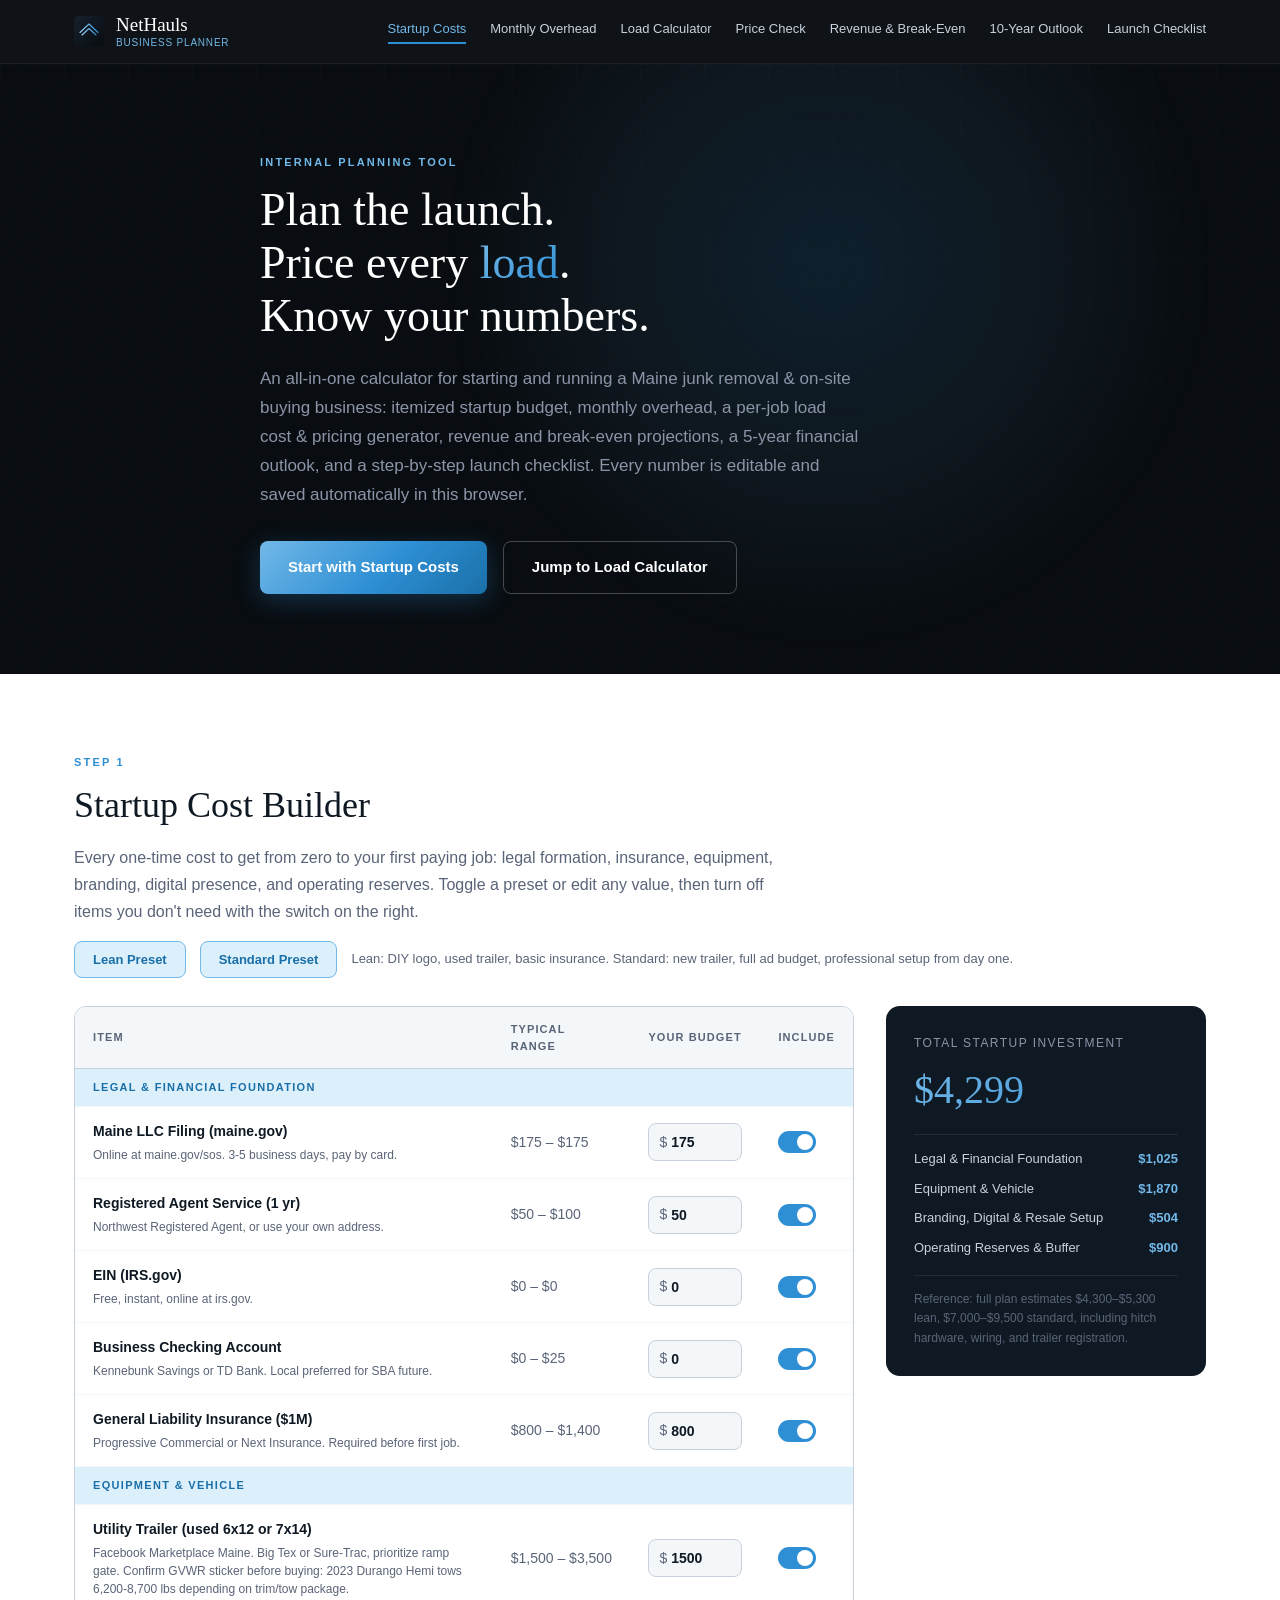
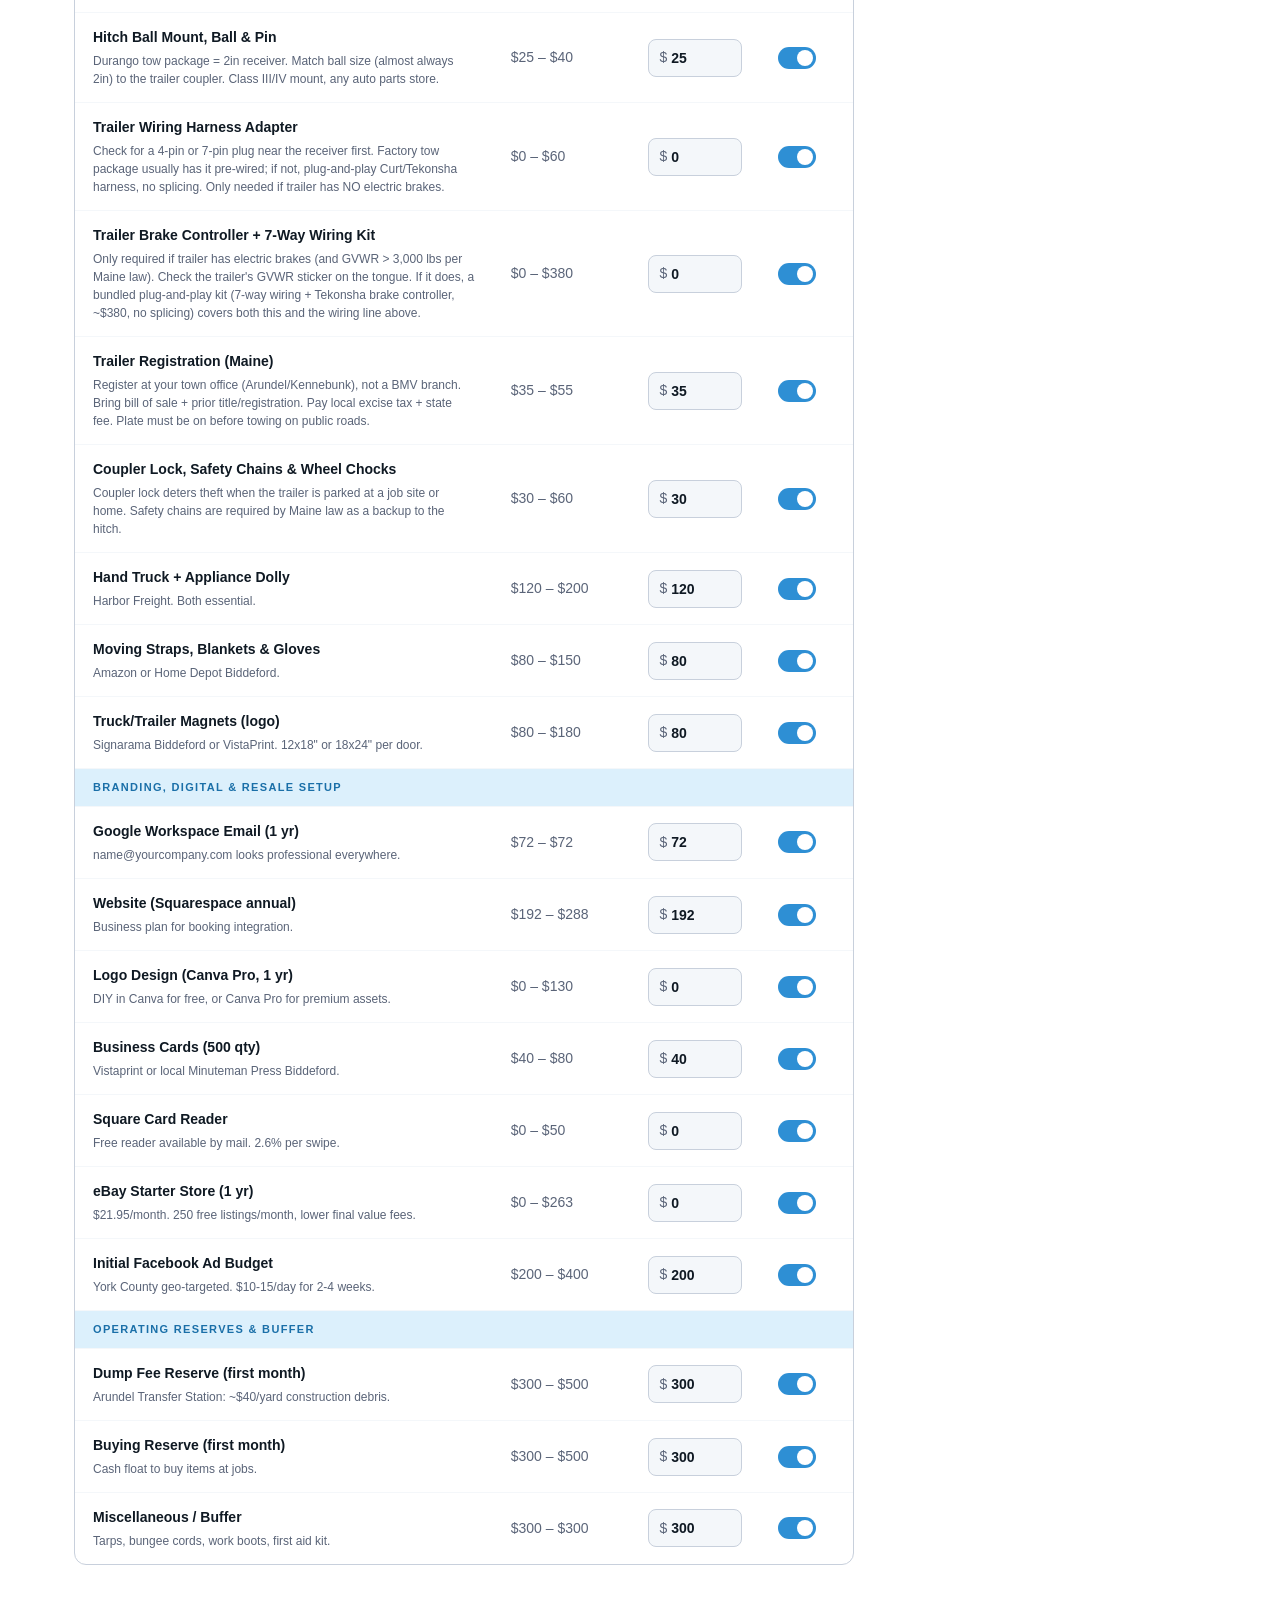
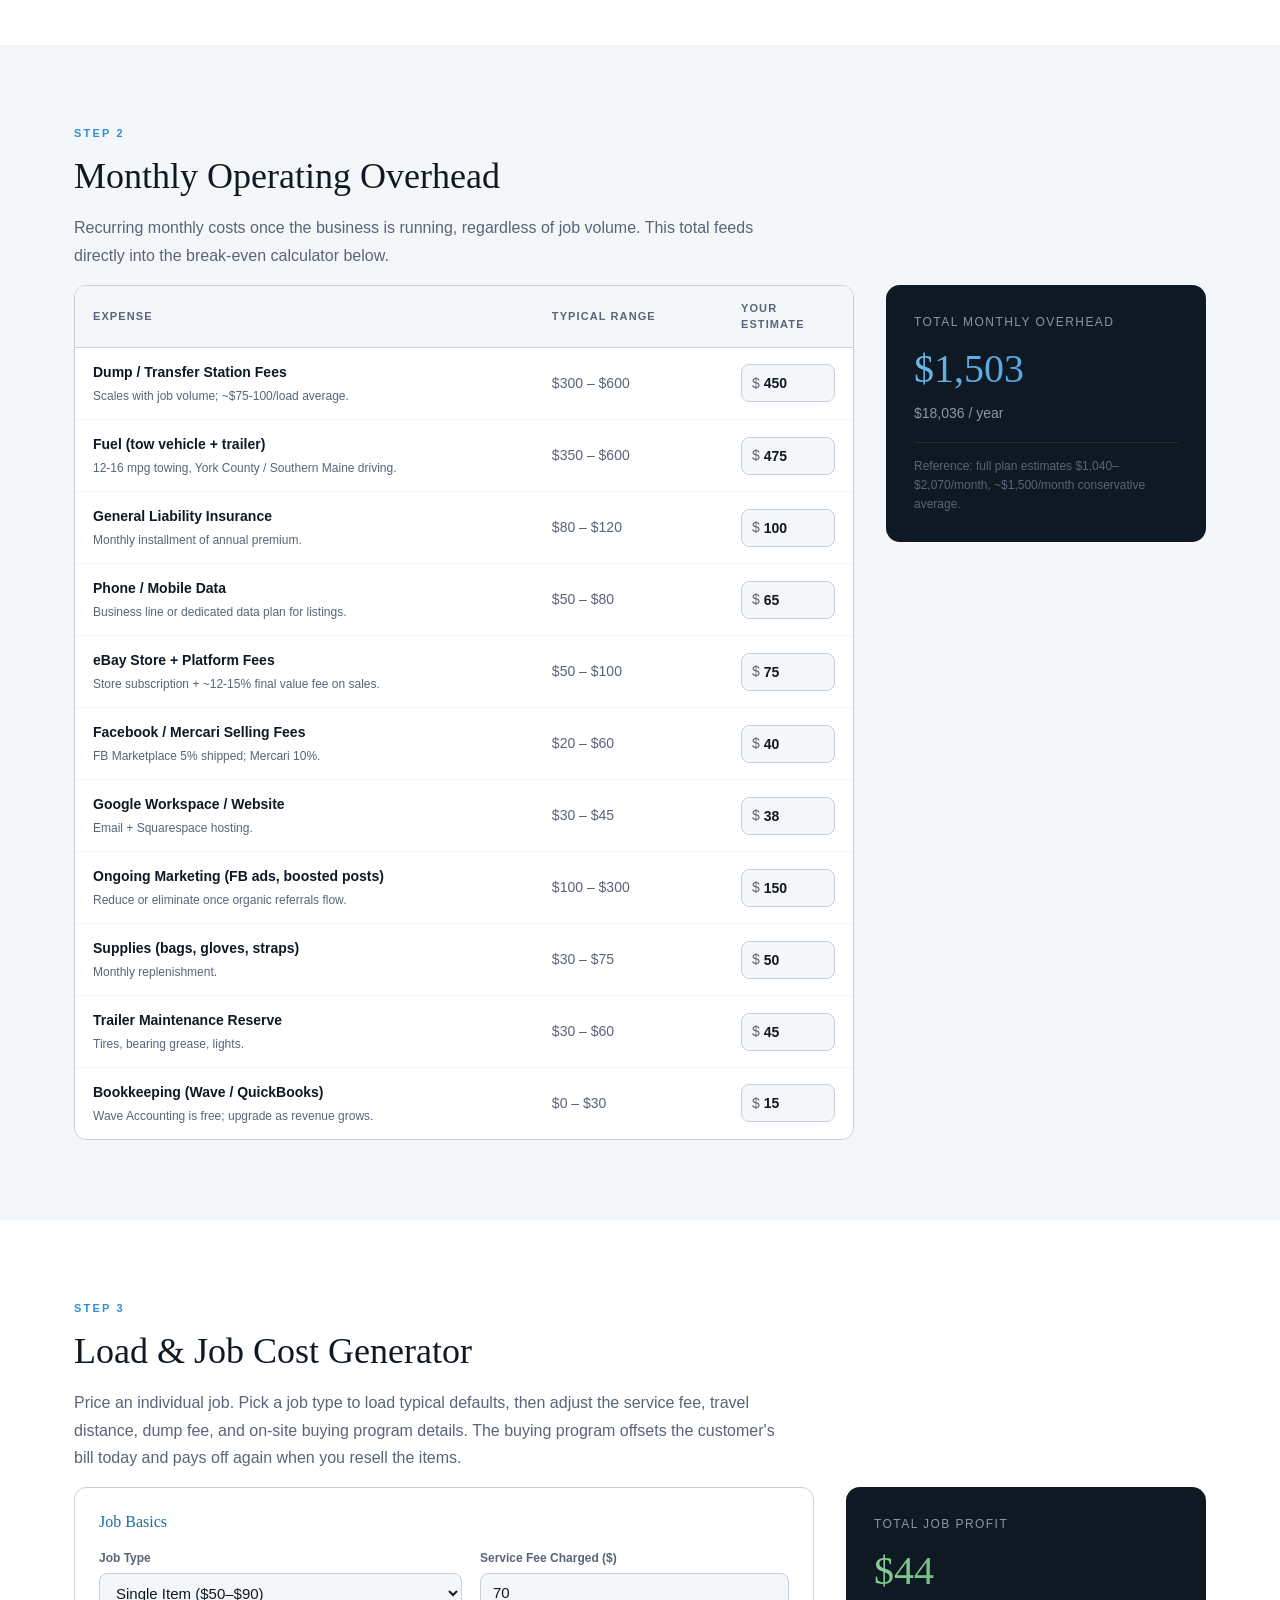
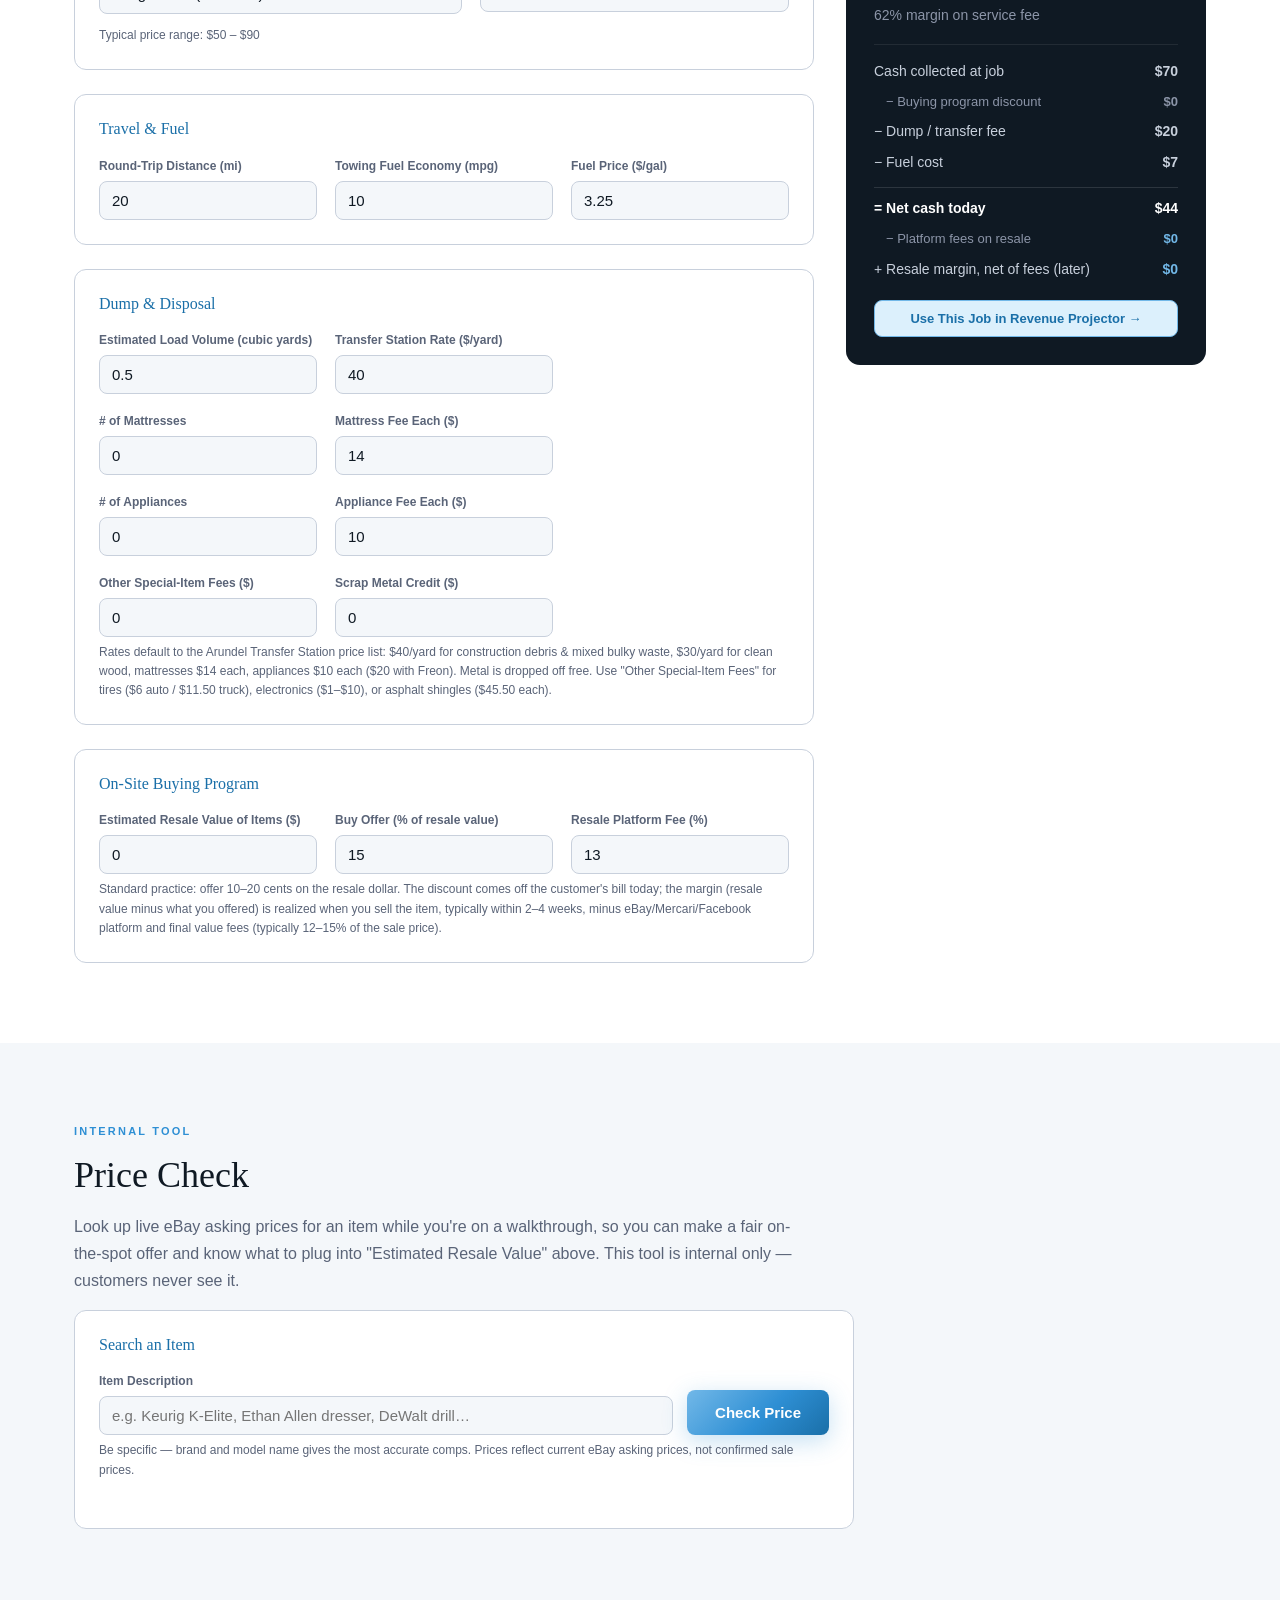
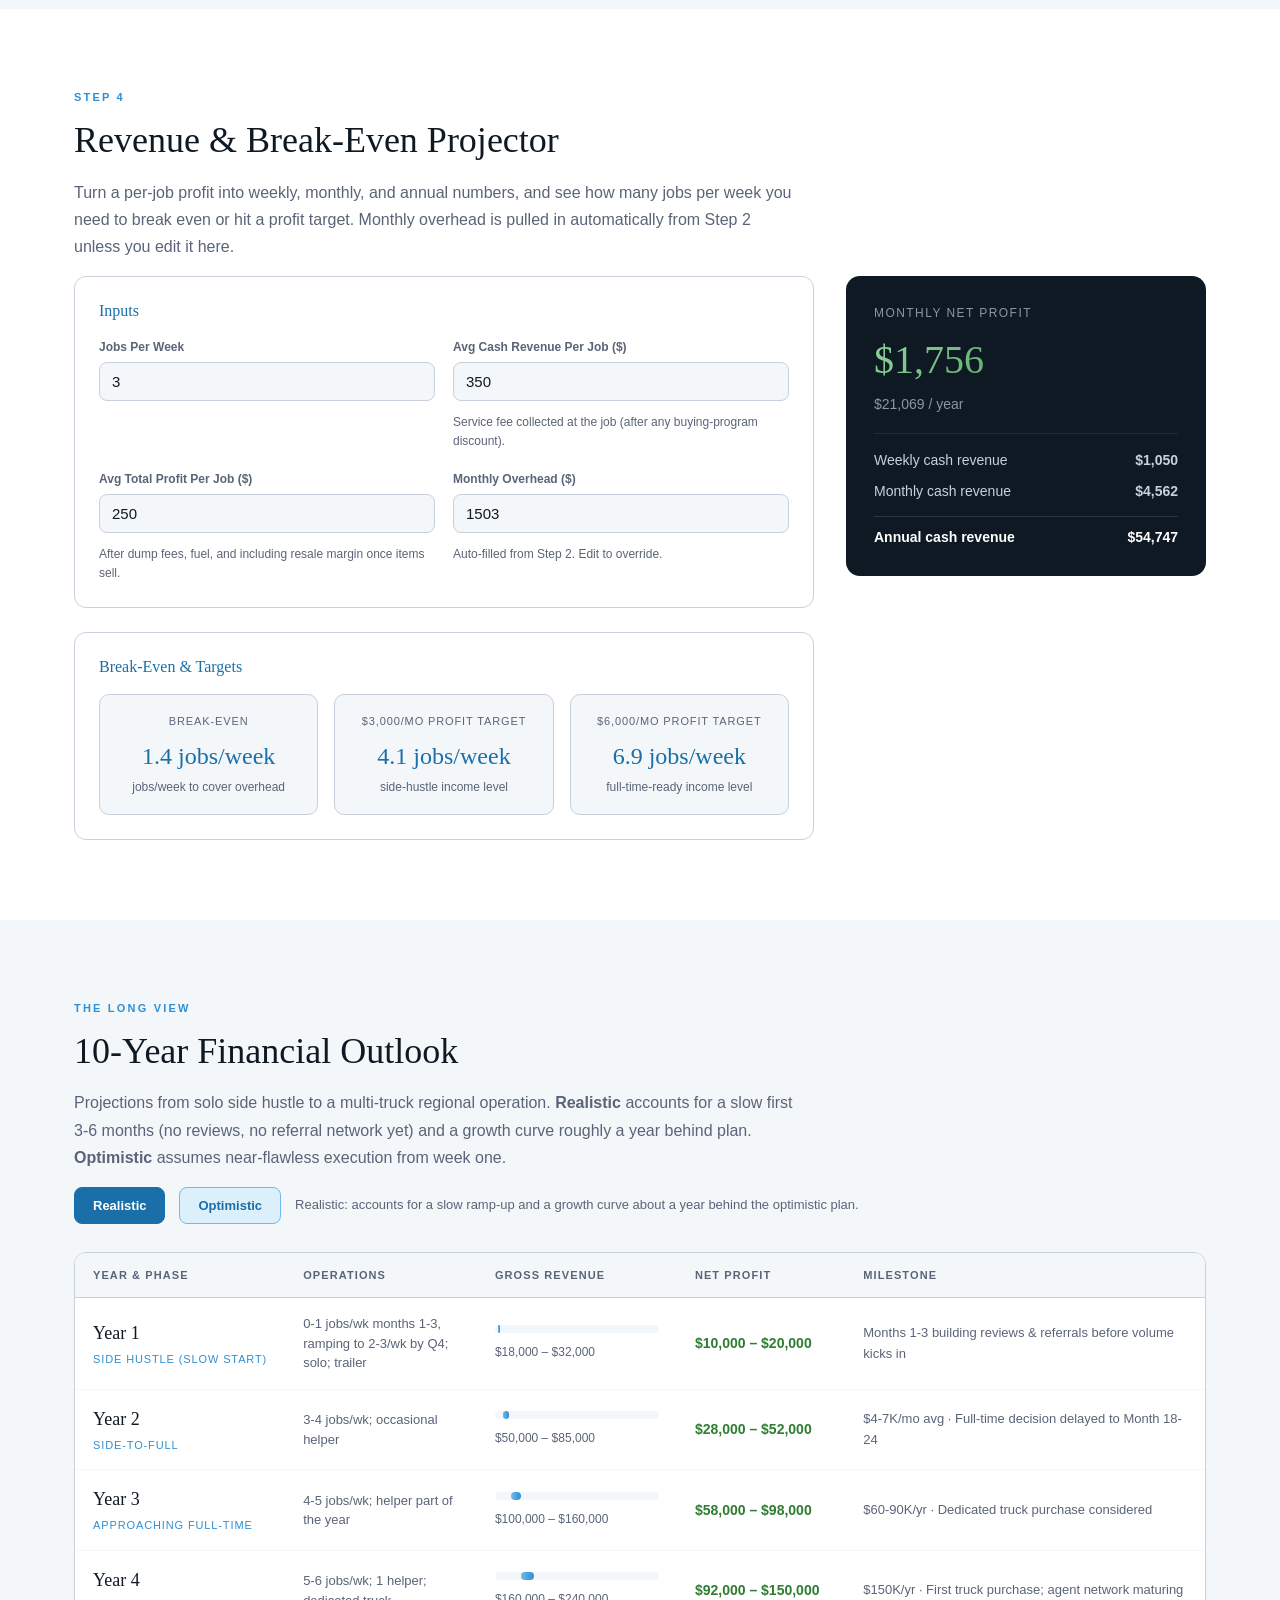
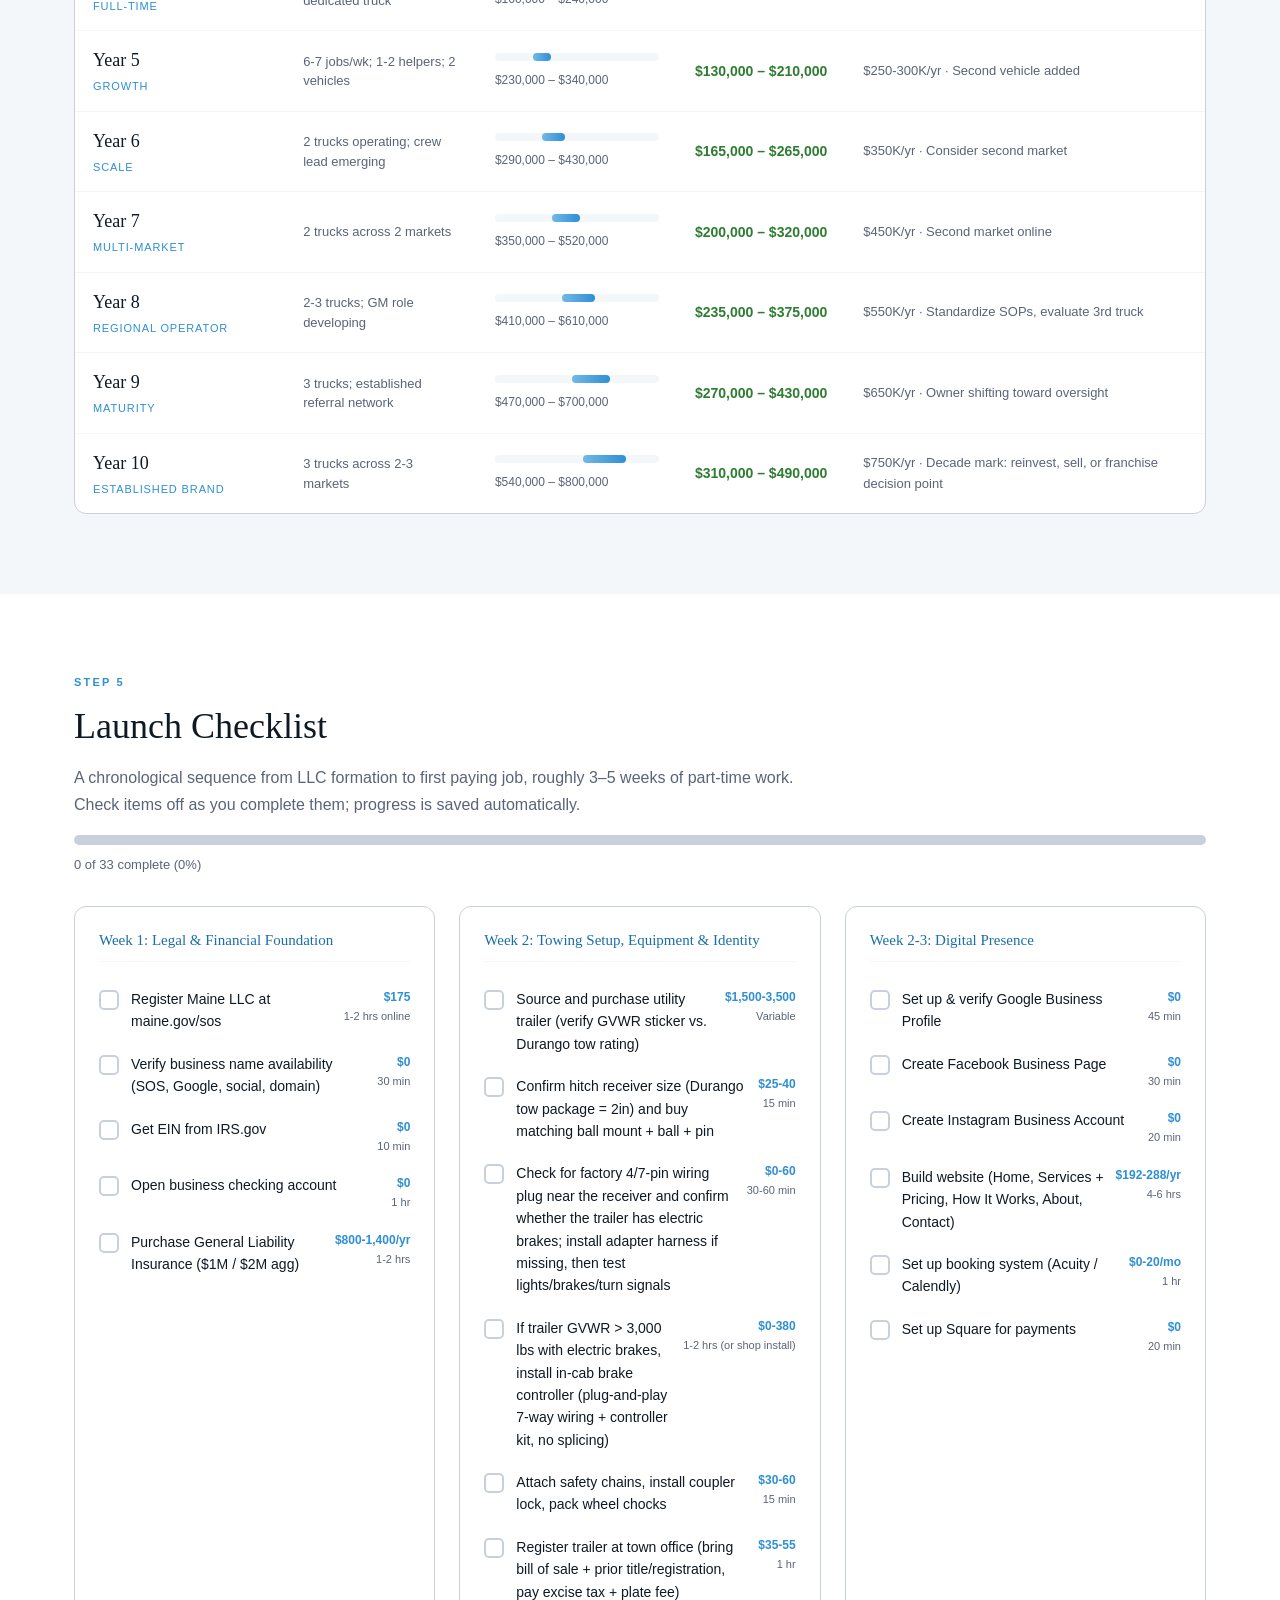
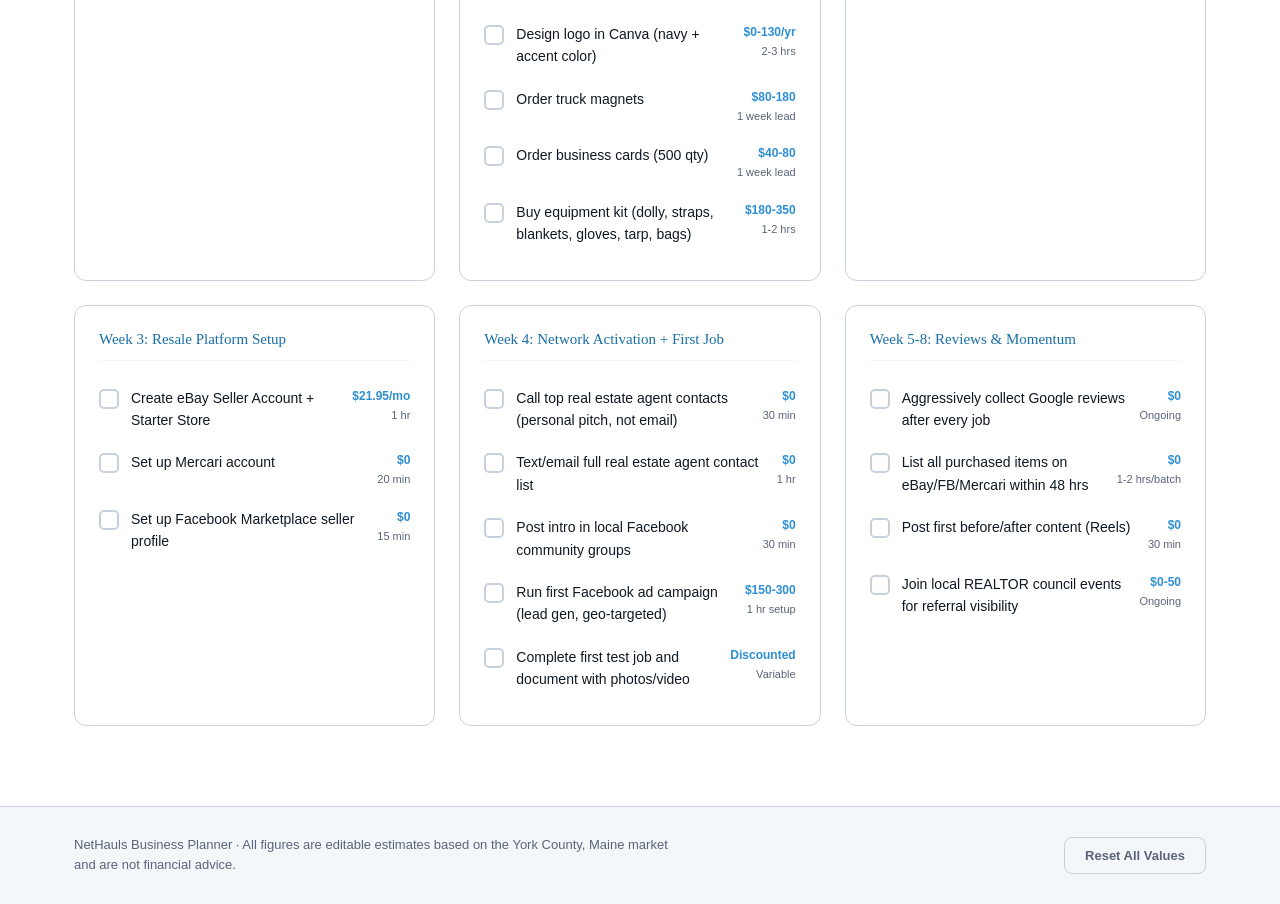
<file: planner/index.html>
<!DOCTYPE html>
<html lang="en">
<head>
  <meta charset="UTF-8">
  <meta name="viewport" content="width=device-width, initial-scale=1.0">
  <meta name="description" content="NetHauls Business Planner: interactive startup budget, monthly overhead, load cost calculator, revenue projections, and launch checklist for a Maine junk removal and buying business.">
  <title>NetHauls | Business Planner &amp; Load Cost Calculator</title>
  <link rel="icon" href="../assets/logo-icon.svg" type="image/svg+xml">
  <link rel="apple-touch-icon" href="../assets/logo-square.svg">
  <meta property="og:image" content="../assets/logo-square.svg">
  <link rel="stylesheet" href="style.css">
</head>
<body>

  <!-- ============ SCROLL PROGRESS ============ -->
  <div class="scroll-progress" id="scroll-progress"></div>

  <!-- ============ NAVIGATION ============ -->
  <header class="planner-header">
    <nav class="planner-navbar" aria-label="Planner navigation">
      <a href="#top" class="planner-brand">
        <img class="logo-mark" src="../assets/logo-icon.svg" alt="" width="30" height="30">
        <span class="planner-brand-text">
          <span class="brand-name">NetHauls</span>
          <span class="brand-sub">Business Planner</span>
        </span>
      </a>

      <button class="nav-toggle" id="nav-toggle" aria-label="Toggle navigation menu" aria-expanded="false">
        <span class="bar"></span>
        <span class="bar"></span>
        <span class="bar"></span>
      </button>

      <div class="planner-nav planner-nav-links" id="planner-nav-links">
        <a href="#startup">Startup Costs</a>
        <a href="#overhead">Monthly Overhead</a>
        <a href="#load-calc">Load Calculator</a>
        <a href="#price-check">Price Check</a>
        <a href="#revenue">Revenue &amp; Break-Even</a>
        <a href="#outlook">10-Year Outlook</a>
        <a href="#checklist">Launch Checklist</a>
      </div>
    </nav>
  </header>

  <main id="top">

    <!-- ============ HERO ============ -->
    <section class="hero">
      <div class="hero-grid" aria-hidden="true"></div>
      <div class="hero-aurora" aria-hidden="true"></div>
      <div class="grain-overlay" aria-hidden="true"></div>
      <div class="hero-inner">
        <p class="eyebrow fade-in-up" style="animation-delay: 0.05s;">Internal Planning Tool</p>
        <h1 class="fade-in-up" style="animation-delay: 0.1s;">Plan the launch.<br>Price every <span class="text-gradient">load</span>.<br>Know your numbers.</h1>
        <p class="hero-sub fade-in-up" style="animation-delay: 0.2s;">An all-in-one calculator for starting and running a Maine junk removal &amp; on-site buying business: itemized startup budget, monthly overhead, a per-job load cost &amp; pricing generator, revenue and break-even projections, a 5-year financial outlook, and a step-by-step launch checklist. Every number is editable and saved automatically in this browser.</p>
        <div class="hero-ctas fade-in-up" style="animation-delay: 0.3s;">
          <a href="#startup" class="btn btn-primary">Start with Startup Costs</a>
          <a href="#load-calc" class="btn btn-ghost">Jump to Load Calculator</a>
        </div>
      </div>
    </section>

    <!-- ============ STARTUP COSTS ============ -->
    <section class="planner-section" id="startup">
      <div class="container">
        <div class="reveal">
          <p class="eyebrow eyebrow-dark">Step 1</p>
          <h2>Startup Cost Builder</h2>
          <p class="section-body">Every one-time cost to get from zero to your first paying job: legal formation, insurance, equipment, branding, digital presence, and operating reserves. Toggle a preset or edit any value, then turn off items you don't need with the switch on the right.</p>
        </div>

        <div class="preset-bar reveal" style="transition-delay: 0.05s;">
          <button class="btn btn-chip" id="btn-preset-lean">Lean Preset</button>
          <button class="btn btn-chip" id="btn-preset-standard">Standard Preset</button>
          <span class="preset-note">Lean: DIY logo, used trailer, basic insurance. Standard: new trailer, full ad budget, professional setup from day one.</span>
        </div>

        <div class="planner-layout reveal" style="transition-delay: 0.1s;">
          <div class="planner-table-wrap">
            <table class="planner-table">
              <thead>
                <tr>
                  <th>Item</th>
                  <th>Typical Range</th>
                  <th>Your Budget</th>
                  <th>Include</th>
                </tr>
              </thead>
              <tbody id="startup-body"></tbody>
            </table>
          </div>

          <aside class="summary-card sticky-card">
            <p class="summary-label">Total Startup Investment</p>
            <p class="summary-value" id="startup-total">$0</p>
            <div class="summary-breakdown" id="startup-breakdown"></div>
            <p class="summary-footnote">Reference: full plan estimates $4,300&ndash;$5,300 lean, $7,000&ndash;$9,500 standard, including hitch hardware, wiring, and trailer registration.</p>
          </aside>
        </div>
      </div>
    </section>

    <!-- ============ MONTHLY OVERHEAD ============ -->
    <section class="planner-section planner-section-alt" id="overhead">
      <div class="container">
        <div class="reveal">
          <p class="eyebrow eyebrow-dark">Step 2</p>
          <h2>Monthly Operating Overhead</h2>
          <p class="section-body">Recurring monthly costs once the business is running, regardless of job volume. This total feeds directly into the break-even calculator below.</p>
        </div>

        <div class="planner-layout reveal" style="transition-delay: 0.1s;">
          <div class="planner-table-wrap">
            <table class="planner-table">
              <thead>
                <tr>
                  <th>Expense</th>
                  <th>Typical Range</th>
                  <th>Your Estimate</th>
                </tr>
              </thead>
              <tbody id="monthly-body"></tbody>
            </table>
          </div>

          <aside class="summary-card sticky-card">
            <p class="summary-label">Total Monthly Overhead</p>
            <p class="summary-value" id="monthly-total">$0</p>
            <p class="summary-secondary" id="monthly-total-annual">$0 / year</p>
            <p class="summary-footnote">Reference: full plan estimates $1,040&ndash;$2,070/month, ~$1,500/month conservative average.</p>
          </aside>
        </div>
      </div>
    </section>

    <!-- ============ LOAD / JOB COST CALCULATOR ============ -->
    <section class="planner-section" id="load-calc">
      <div class="container">
        <div class="reveal">
          <p class="eyebrow eyebrow-dark">Step 3</p>
          <h2>Load &amp; Job Cost Generator</h2>
          <p class="section-body">Price an individual job. Pick a job type to load typical defaults, then adjust the service fee, travel distance, dump fee, and on-site buying program details. The buying program offsets the customer's bill today and pays off again when you resell the items.</p>
        </div>

        <div class="planner-layout planner-layout-calc reveal" style="transition-delay: 0.1s;">
          <div class="calc-form">
            <div class="form-section">
              <h3>Job Basics</h3>
              <div class="form-grid">
                <div class="form-field">
                  <label for="job-type">Job Type</label>
                  <select id="job-type"></select>
                  <p class="field-hint" id="job-range"></p>
                </div>
                <div class="form-field">
                  <label for="job-fee">Service Fee Charged ($)</label>
                  <input type="number" id="job-fee" min="0" step="5">
                </div>
              </div>
            </div>

            <div class="form-section">
              <h3>Travel &amp; Fuel</h3>
              <div class="form-grid form-grid-3">
                <div class="form-field">
                  <label for="job-distance">Round-Trip Distance (mi)</label>
                  <input type="number" id="job-distance" min="0" step="1" value="20">
                </div>
                <div class="form-field">
                  <label for="job-mpg">Towing Fuel Economy (mpg)</label>
                  <input type="number" id="job-mpg" min="1" step="0.5" value="10">
                </div>
                <div class="form-field">
                  <label for="job-fuelprice">Fuel Price ($/gal)</label>
                  <input type="number" id="job-fuelprice" min="0" step="0.05" value="3.25">
                </div>
              </div>
            </div>

            <div class="form-section">
              <h3>Dump &amp; Disposal</h3>
              <div class="form-grid form-grid-3">
                <div class="form-field">
                  <label for="job-volume">Estimated Load Volume (cubic yards)</label>
                  <input type="number" id="job-volume" min="0" step="0.5">
                </div>
                <div class="form-field">
                  <label for="job-dumprate">Transfer Station Rate ($/yard)</label>
                  <input type="number" id="job-dumprate" min="0" step="5" value="40">
                </div>
                <div class="form-field"></div>
                <div class="form-field">
                  <label for="job-mattresses"># of Mattresses</label>
                  <input type="number" id="job-mattresses" min="0" step="1">
                </div>
                <div class="form-field">
                  <label for="job-mattressfee">Mattress Fee Each ($)</label>
                  <input type="number" id="job-mattressfee" min="0" step="0.5" value="14">
                </div>
                <div class="form-field"></div>
                <div class="form-field">
                  <label for="job-appliances"># of Appliances</label>
                  <input type="number" id="job-appliances" min="0" step="1" value="0">
                </div>
                <div class="form-field">
                  <label for="job-appliancefee">Appliance Fee Each ($)</label>
                  <input type="number" id="job-appliancefee" min="0" step="0.5" value="10">
                </div>
                <div class="form-field"></div>
                <div class="form-field">
                  <label for="job-specialfees">Other Special-Item Fees ($)</label>
                  <input type="number" id="job-specialfees" min="0" step="1" value="0">
                </div>
                <div class="form-field">
                  <label for="job-scrap">Scrap Metal Credit ($)</label>
                  <input type="number" id="job-scrap" min="0" step="5" value="0">
                </div>
              </div>
              <p class="field-hint">Rates default to the Arundel Transfer Station price list: $40/yard for construction debris &amp; mixed bulky waste, $30/yard for clean wood, mattresses $14 each, appliances $10 each ($20 with Freon). Metal is dropped off free. Use "Other Special-Item Fees" for tires ($6 auto / $11.50 truck), electronics ($1&ndash;$10), or asphalt shingles ($45.50 each).</p>
            </div>

            <div class="form-section">
              <h3>On-Site Buying Program</h3>
              <div class="form-grid form-grid-3">
                <div class="form-field">
                  <label for="job-resale">Estimated Resale Value of Items ($)</label>
                  <input type="number" id="job-resale" min="0" step="5" value="0">
                </div>
                <div class="form-field">
                  <label for="job-buypct">Buy Offer (% of resale value)</label>
                  <input type="number" id="job-buypct" min="0" max="100" step="1" value="15">
                </div>
                <div class="form-field">
                  <label for="job-sellfeepct">Resale Platform Fee (%)</label>
                  <input type="number" id="job-sellfeepct" min="0" max="100" step="0.5" value="13">
                </div>
              </div>
              <p class="field-hint">Standard practice: offer 10&ndash;20 cents on the resale dollar. The discount comes off the customer's bill today; the margin (resale value minus what you offered) is realized when you sell the item, typically within 2&ndash;4 weeks, minus eBay/Mercari/Facebook platform and final value fees (typically 12&ndash;15% of the sale price).</p>
            </div>
          </div>

          <aside class="summary-card calc-summary sticky-card">
            <p class="summary-label">Total Job Profit</p>
            <p class="summary-value" id="out-totalprofit">$0</p>
            <p class="summary-secondary"><span id="out-marginpct">0%</span> margin on service fee</p>

            <div class="calc-breakdown">
              <div class="calc-row"><span>Cash collected at job</span><span id="out-cashcollected">$0</span></div>
              <div class="calc-row calc-row-sub"><span>&minus; Buying program discount</span><span id="out-buydiscount">$0</span></div>
              <div class="calc-row"><span>&minus; Dump / transfer fee</span><span id="out-dumpfee">$0</span></div>
              <div class="calc-row"><span>&minus; Fuel cost</span><span id="out-fuelcost">$0</span></div>
              <div class="calc-row calc-row-total"><span>= Net cash today</span><span id="out-immediatenet">$0</span></div>
              <div class="calc-row calc-row-sub calc-row-future"><span>&minus; Platform fees on resale</span><span id="out-sellfee">$0</span></div>
              <div class="calc-row calc-row-future"><span>+ Resale margin, net of fees (later)</span><span id="out-resalemargin">$0</span></div>
            </div>

            <button class="btn btn-chip btn-block" id="btn-use-job-profit">Use This Job in Revenue Projector &rarr;</button>
          </aside>
        </div>
      </div>
    </section>

    <!-- ============ PRICE CHECK ============ -->
    <section class="planner-section planner-section-alt" id="price-check">
      <div class="container">
        <div class="reveal">
          <p class="eyebrow eyebrow-dark">Internal Tool</p>
          <h2>Price Check</h2>
          <p class="section-body">Look up live eBay asking prices for an item while you're on a walkthrough, so you can make a fair on-the-spot offer and know what to plug into "Estimated Resale Value" above. This tool is internal only &mdash; customers never see it.</p>
        </div>

        <div class="planner-layout reveal" style="transition-delay: 0.1s;">
          <div class="form-section pc-search-card">
            <h3>Search an Item</h3>
            <form id="pc-form" class="pc-form">
              <div class="form-field pc-input-field">
                <label for="pc-query">Item Description</label>
                <input type="text" id="pc-query" placeholder="e.g. Keurig K-Elite, Ethan Allen dresser, DeWalt drill&hellip;" autocomplete="off" required>
              </div>
              <button type="submit" class="btn btn-primary" id="pc-submit">Check Price</button>
            </form>
            <p class="field-hint">Be specific &mdash; brand and model name gives the most accurate comps. Prices reflect current eBay asking prices, not confirmed sale prices.</p>

            <div id="pc-results" class="pc-results"></div>
          </div>
        </div>
      </div>
    </section>

    <!-- ============ REVENUE & BREAK-EVEN ============ -->
    <section class="planner-section" id="revenue">
      <div class="container">
        <div class="reveal">
          <p class="eyebrow eyebrow-dark">Step 4</p>
          <h2>Revenue &amp; Break-Even Projector</h2>
          <p class="section-body">Turn a per-job profit into weekly, monthly, and annual numbers, and see how many jobs per week you need to break even or hit a profit target. Monthly overhead is pulled in automatically from Step 2 unless you edit it here.</p>
        </div>

        <div class="planner-layout planner-layout-calc reveal" style="transition-delay: 0.1s;">
          <div class="calc-form">
            <div class="form-section">
              <h3>Inputs</h3>
              <div class="form-grid form-grid-2">
                <div class="form-field">
                  <label for="rev-jobsperweek">Jobs Per Week</label>
                  <input type="number" id="rev-jobsperweek" min="0" step="0.5" value="3">
                </div>
                <div class="form-field">
                  <label for="rev-revenueperjob">Avg Cash Revenue Per Job ($)</label>
                  <input type="number" id="rev-revenueperjob" min="0" step="5" value="350">
                  <p class="field-hint">Service fee collected at the job (after any buying-program discount).</p>
                </div>
                <div class="form-field">
                  <label for="rev-profitperjob">Avg Total Profit Per Job ($)</label>
                  <input type="number" id="rev-profitperjob" min="0" step="5" value="250">
                  <p class="field-hint">After dump fees, fuel, and including resale margin once items sell.</p>
                </div>
                <div class="form-field">
                  <label for="rev-overhead">Monthly Overhead ($)</label>
                  <input type="number" id="rev-overhead" min="0" step="10" value="1500">
                  <p class="field-hint">Auto-filled from Step 2. Edit to override.</p>
                </div>
              </div>
            </div>

            <div class="form-section">
              <h3>Break-Even &amp; Targets</h3>
              <div class="be-grid">
                <div class="be-card">
                  <p class="be-label">Break-Even</p>
                  <p class="be-value" id="be-breakeven">&mdash;</p>
                  <p class="be-sub">jobs/week to cover overhead</p>
                </div>
                <div class="be-card">
                  <p class="be-label">$3,000/mo Profit Target</p>
                  <p class="be-value" id="be-target3k">&mdash;</p>
                  <p class="be-sub">side-hustle income level</p>
                </div>
                <div class="be-card">
                  <p class="be-label">$6,000/mo Profit Target</p>
                  <p class="be-value" id="be-target6k">&mdash;</p>
                  <p class="be-sub">full-time-ready income level</p>
                </div>
              </div>
            </div>
          </div>

          <aside class="summary-card calc-summary sticky-card">
            <p class="summary-label">Monthly Net Profit</p>
            <p class="summary-value" id="rev-monthlynet">$0</p>
            <p class="summary-secondary" id="rev-annualnet">$0 / year</p>

            <div class="calc-breakdown">
              <div class="calc-row"><span>Weekly cash revenue</span><span id="rev-weekly">$0</span></div>
              <div class="calc-row"><span>Monthly cash revenue</span><span id="rev-monthly">$0</span></div>
              <div class="calc-row calc-row-total"><span>Annual cash revenue</span><span id="rev-annual">$0</span></div>
            </div>
          </aside>
        </div>
      </div>
    </section>

    <!-- ============ 10-YEAR OUTLOOK ============ -->
    <section class="planner-section planner-section-alt" id="outlook">
      <div class="container">
        <div class="reveal">
          <p class="eyebrow eyebrow-dark">The Long View</p>
          <h2>10-Year Financial Outlook</h2>
          <p class="section-body">Projections from solo side hustle to a multi-truck regional operation. <strong>Realistic</strong> accounts for a slow first 3-6 months (no reviews, no referral network yet) and a growth curve roughly a year behind plan. <strong>Optimistic</strong> assumes near-flawless execution from week one.</p>
        </div>

        <div class="preset-bar reveal" style="transition-delay: 0.05s;">
          <button class="btn btn-chip" id="btn-outlook-realistic">Realistic</button>
          <button class="btn btn-chip" id="btn-outlook-optimistic">Optimistic</button>
          <span class="preset-note" id="outlook-scenario-note">Realistic: accounts for a slow ramp-up and a growth curve about a year behind the optimistic plan.</span>
        </div>

        <div class="outlook-table-wrap reveal" style="transition-delay: 0.1s;">
          <table class="outlook-table">
            <thead>
              <tr>
                <th>Year &amp; Phase</th>
                <th>Operations</th>
                <th>Gross Revenue</th>
                <th>Net Profit</th>
                <th>Milestone</th>
              </tr>
            </thead>
            <tbody id="fiveyear-body"></tbody>
          </table>
        </div>
      </div>
    </section>

    <!-- ============ LAUNCH CHECKLIST ============ -->
    <section class="planner-section" id="checklist">
      <div class="container">
        <div class="reveal">
          <p class="eyebrow eyebrow-dark">Step 5</p>
          <h2>Launch Checklist</h2>
          <p class="section-body">A chronological sequence from LLC formation to first paying job, roughly 3&ndash;5 weeks of part-time work. Check items off as you complete them; progress is saved automatically.</p>
        </div>

        <div class="checklist-progress-wrap reveal" style="transition-delay: 0.1s;">
          <div class="checklist-progress-bar-track">
            <div class="checklist-progress-bar" id="checklist-progress-bar"></div>
          </div>
          <p class="checklist-progress-label"><span id="checklist-done">0</span> of <span id="checklist-total">0</span> complete (<span id="checklist-progress-pct">0%</span>)</p>
        </div>

        <div class="checklist-grid reveal" id="checklist-container" style="transition-delay: 0.15s;"></div>
      </div>
    </section>

  </main>

  <!-- ============ FOOTER ============ -->
  <footer class="planner-footer">
    <div class="container footer-inner">
      <p>NetHauls Business Planner &middot; All figures are editable estimates based on the York County, Maine market and are not financial advice.</p>
      <button class="btn btn-ghost-dark" id="btn-reset-all">Reset All Values</button>
    </div>
  </footer>

  <script src="script.js"></script>
</body>
</html>
</file>
<file: style.css>
/* ============================================
   Maine Net Clear LLC: Stylesheet
   ============================================ */

:root {
  --black:        #0A0A0A;
  --dark:         #111827;
  --silver-dark:  #6B7280;
  --silver:       #9CA3B8;
  --silver-light: #D6DDE8;
  --blue-mid:     #3B8FD4;
  --blue-light:   #BAD9F5;
  --blue-pale:    #EBF4FD;
  --white:        #FFFFFF;
  --off-white:    #F8FAFC;
  --green:        #2E7D32;

  --font-serif: Georgia, 'Times New Roman', serif;
  --font-sans: -apple-system, BlinkMacSystemFont, 'Segoe UI', sans-serif;

  --max-width: 1100px;
}

/* ============ RESET ============ */
* {
  margin: 0;
  padding: 0;
  box-sizing: border-box;
}

html {
  scroll-behavior: smooth;
}

@media (prefers-reduced-motion: reduce) {
  html {
    scroll-behavior: auto;
  }
  * {
    animation-duration: 0.01ms !important;
    transition-duration: 0.01ms !important;
  }
}

body {
  font-family: var(--font-sans);
  color: var(--dark);
  line-height: 1.5;
  background: var(--white);
  -webkit-font-smoothing: antialiased;
}

img, svg {
  display: block;
  max-width: 100%;
}

a {
  text-decoration: none;
  color: inherit;
}

ul {
  list-style: none;
}

.container {
  max-width: var(--max-width);
  margin: 0 auto;
  padding: 0 24px;
}

/* ============ TYPOGRAPHY HELPERS ============ */
h1, h2, h3, h4 {
  font-family: var(--font-serif);
  font-weight: normal;
  line-height: 1.2;
}

h2 {
  font-size: 38px;
  margin-bottom: 18px;
}

.heading-light {
  color: var(--white);
}

.eyebrow {
  font-size: 11px;
  letter-spacing: 0.2em;
  text-transform: uppercase;
  color: var(--blue-mid);
  font-weight: 600;
  margin-bottom: 14px;
}

.eyebrow-dark {
  color: var(--blue-mid);
}

.eyebrow-light {
  color: var(--blue-light);
}

.section-body {
  font-size: 16px;
  line-height: 1.7;
  color: var(--silver-dark);
  max-width: 640px;
  margin-bottom: 16px;
}

.section-body-light {
  color: var(--silver);
  max-width: 640px;
  margin-left: auto;
  margin-right: auto;
}

/* ============ BUTTONS ============ */
.btn {
  display: inline-flex;
  align-items: center;
  justify-content: center;
  gap: 10px;
  padding: 14px 28px;
  border-radius: 8px;
  font-size: 15px;
  font-weight: 600;
  border: none;
  cursor: pointer;
  transition: background 0.2s ease, border-color 0.2s ease, opacity 0.2s ease;
}

.btn-primary {
  background: var(--blue-mid);
  color: var(--white);
}

.btn-primary:hover {
  opacity: 0.9;
}

.btn-ghost {
  background: transparent;
  color: var(--white);
  border: 1px solid rgba(255, 255, 255, 0.25);
}

.btn-ghost:hover {
  border-color: rgba(255, 255, 255, 0.5);
}

.btn-submit {
  width: 100%;
  background: var(--black);
  color: var(--white);
  padding: 16px;
  font-size: 16px;
  border-radius: 8px;
}

.btn-submit:hover {
  opacity: 0.9;
}

/* ============ SCROLL PROGRESS ============ */
.scroll-progress {
  position: fixed;
  top: 0;
  left: 0;
  height: 3px;
  width: 0%;
  background: var(--blue-mid);
  z-index: 1100;
  transition: width 0.1s ease-out;
}

/* ============ SCROLL REVEAL ============ */
.reveal {
  opacity: 0;
  transform: translateY(28px);
  transition: opacity 0.7s ease, transform 0.7s ease;
}

.reveal.active {
  opacity: 1;
  transform: translateY(0);
}

/* ============ FADE-IN-UP (hero) ============ */
@keyframes fadeInUp {
  from {
    opacity: 0;
    transform: translateY(20px);
  }
  to {
    opacity: 1;
    transform: translateY(0);
  }
}

.fade-in-up {
  opacity: 0;
  animation: fadeInUp 0.8s ease forwards;
}

/* ============ NAVIGATION ============ */
.site-header {
  position: fixed;
  top: 0;
  left: 0;
  right: 0;
  z-index: 1000;
  background: rgba(10, 10, 10, 0.97);
  backdrop-filter: blur(10px);
  -webkit-backdrop-filter: blur(10px);
  border-bottom: 1px solid rgba(255, 255, 255, 0.06);
  transition: background 0.3s ease;
}

.site-header.scrolled {
  background: rgba(10, 10, 10, 1);
}

.navbar {
  max-width: var(--max-width);
  margin: 0 auto;
  padding: 18px 24px;
  display: flex;
  align-items: center;
  justify-content: space-between;
}

.nav-brand {
  display: flex;
  align-items: center;
  gap: 12px;
  line-height: 1.2;
}

.logo-mark {
  width: 34px;
  height: 34px;
  flex-shrink: 0;
}

.nav-brand-text {
  display: flex;
  flex-direction: column;
}

.brand-name {
  font-family: var(--font-serif);
  font-size: 22px;
  color: var(--white);
}

.brand-sub {
  font-size: 11px;
  color: var(--blue-light);
  letter-spacing: 0.05em;
}

.nav-links {
  display: flex;
  align-items: center;
  gap: 32px;
}

.nav-links a {
  position: relative;
  color: var(--silver-light);
  font-size: 14px;
  font-weight: 500;
  transition: color 0.2s ease;
}

.nav-links a:not(.nav-cta)::after {
  content: '';
  position: absolute;
  left: 0;
  bottom: -6px;
  width: 0;
  height: 1px;
  background: var(--blue-mid);
  transition: width 0.25s ease;
}

.nav-links a:not(.nav-cta):hover::after {
  width: 100%;
}

.nav-links a:hover {
  color: var(--white);
}

.nav-cta {
  background: var(--blue-mid);
  color: var(--white) !important;
  padding: 10px 22px;
  border-radius: 8px;
  font-weight: 600;
}

.nav-cta:hover {
  opacity: 0.9;
}

.nav-toggle {
  display: none;
  flex-direction: column;
  justify-content: center;
  gap: 5px;
  background: none;
  border: none;
  cursor: pointer;
  padding: 8px;
  z-index: 1001;
}

.nav-toggle .bar {
  display: block;
  width: 24px;
  height: 2px;
  background: var(--white);
  transition: transform 0.3s ease, opacity 0.3s ease;
}

.nav-toggle.active .bar:nth-child(1) {
  transform: translateY(7px) rotate(45deg);
}

.nav-toggle.active .bar:nth-child(2) {
  opacity: 0;
}

.nav-toggle.active .bar:nth-child(3) {
  transform: translateY(-7px) rotate(-45deg);
}

/* ============ HERO ============ */
.hero {
  position: relative;
  background: var(--black);
  padding: 160px 24px 100px;
  overflow: hidden;
}

.hero::before {
  content: '';
  position: absolute;
  top: -200px;
  right: -200px;
  width: 600px;
  height: 600px;
  background: radial-gradient(circle, rgba(59, 143, 212, 0.05) 0%, transparent 70%);
  pointer-events: none;
}

.hero-grid {
  position: absolute;
  inset: 0;
  background-image:
    linear-gradient(rgba(255, 255, 255, 0.025) 1px, transparent 1px),
    linear-gradient(90deg, rgba(255, 255, 255, 0.025) 1px, transparent 1px);
  background-size: 64px 64px;
  -webkit-mask-image: linear-gradient(to bottom, rgba(0, 0, 0, 0.6), transparent 70%);
  mask-image: linear-gradient(to bottom, rgba(0, 0, 0, 0.6), transparent 70%);
  pointer-events: none;
}

.hero-glow-2 {
  position: absolute;
  bottom: -260px;
  left: -180px;
  width: 500px;
  height: 500px;
  background: radial-gradient(circle, rgba(59, 143, 212, 0.06) 0%, transparent 70%);
  pointer-events: none;
}

.scroll-cue {
  position: absolute;
  bottom: 28px;
  left: 50%;
  transform: translateX(-50%);
  color: var(--silver);
  opacity: 0.6;
  animation: bounceCue 2.4s ease-in-out infinite;
  transition: opacity 0.2s ease, color 0.2s ease;
}

.scroll-cue:hover {
  opacity: 1;
  color: var(--blue-light);
}

.scroll-cue svg {
  width: 22px;
  height: 22px;
}

@keyframes bounceCue {
  0%, 100% { transform: translate(-50%, 0); }
  50% { transform: translate(-50%, 8px); }
}

.hero-inner {
  position: relative;
  max-width: var(--max-width);
  margin: 0 auto;
  display: grid;
  grid-template-columns: 1.2fr 1fr;
  gap: 60px;
  align-items: center;
}

.hero-badge {
  display: inline-flex;
  align-items: center;
  gap: 12px;
  background: rgba(59, 143, 212, 0.08);
  border: 1px solid rgba(59, 143, 212, 0.25);
  border-radius: 999px;
  padding: 8px 18px;
  font-size: 12px;
  font-weight: 600;
  letter-spacing: 0.04em;
  color: var(--blue-light);
  margin-bottom: 22px;
}

.hero-badge-divider {
  width: 1px;
  height: 12px;
  background: rgba(186, 217, 245, 0.3);
}

.hero-text h1 {
  font-size: 52px;
  color: var(--white);
  font-weight: normal;
  line-height: 1.1;
  margin-bottom: 24px;
}

.hero-sub {
  font-size: 17px;
  line-height: 1.7;
  color: var(--silver);
  max-width: 460px;
  margin-bottom: 36px;
}

.hero-ctas {
  display: flex;
  gap: 16px;
  flex-wrap: wrap;
}

.hero-stats {
  display: flex;
  flex-direction: column;
  gap: 16px;
}

.stat-card {
  background: rgba(255, 255, 255, 0.04);
  border: 1px solid rgba(255, 255, 255, 0.08);
  border-radius: 12px;
  padding: 24px;
  transition: border-color 0.25s ease, transform 0.25s ease, background 0.25s ease;
}

.stat-card:hover {
  border-color: rgba(59, 143, 212, 0.4);
  background: rgba(255, 255, 255, 0.06);
  transform: translateY(-3px);
}

.stat-card-icon {
  width: 36px;
  height: 36px;
  border-radius: 50%;
  background: rgba(59, 143, 212, 0.1);
  border: 1px solid rgba(59, 143, 212, 0.25);
  display: flex;
  align-items: center;
  justify-content: center;
  margin-bottom: 14px;
}

.stat-card-icon svg {
  width: 16px;
  height: 16px;
  color: var(--blue-mid);
}

.stat-card h3 {
  color: var(--white);
  font-size: 18px;
  margin-bottom: 10px;
}

.stat-card p {
  color: var(--silver);
  font-size: 14px;
  line-height: 1.6;
}

/* ============ TRUST BAR ============ */
.trust-bar {
  background: var(--dark);
  border-bottom: 1px solid rgba(59, 143, 212, 0.2);
  padding: 28px 24px;
}

.trust-inner {
  max-width: var(--max-width);
  margin: 0 auto;
  display: flex;
  flex-wrap: wrap;
  justify-content: center;
  align-items: center;
  gap: 36px;
}

.trust-item {
  display: flex;
  align-items: center;
  gap: 10px;
  color: var(--silver);
  font-size: 13px;
  font-weight: 500;
  white-space: nowrap;
  padding: 4px 18px;
  border-left: 1px solid rgba(255, 255, 255, 0.06);
  transition: color 0.2s ease;
}

.trust-item:first-child {
  border-left: none;
  padding-left: 0;
}

.trust-item:last-child {
  padding-right: 0;
}

.trust-item:hover {
  color: var(--silver-light);
}

.trust-item svg {
  width: 18px;
  height: 18px;
  color: var(--blue-mid);
  flex-shrink: 0;
  transition: transform 0.2s ease;
}

.trust-item:hover svg {
  transform: scale(1.15);
}

/* ============ DIFFERENCE SECTION ============ */
.difference {
  background: var(--white);
  padding: 100px 0;
}

.difference h2 {
  max-width: 760px;
}

/* ============ COMPARISON GRID ============ */
.comparison-grid {
  display: grid;
  grid-template-columns: 1fr 1fr;
  gap: 40px;
  margin-top: 50px;
}

.comparison-col {
  border-radius: 12px;
  padding: 36px;
  border: 1px solid var(--silver-light);
  transition: transform 0.25s ease, box-shadow 0.25s ease;
}

.comparison-col h3 {
  font-size: 13px;
  letter-spacing: 0.15em;
  text-transform: uppercase;
  font-family: var(--font-sans);
  font-weight: 700;
  padding-bottom: 16px;
  margin-bottom: 24px;
  border-bottom: 2px solid;
}

.comparison-other {
  opacity: 0.7;
  background: var(--off-white);
}

.comparison-other h3 {
  color: var(--silver-dark);
  border-color: var(--silver-light);
}

.comparison-mnc {
  background: var(--blue-pale);
  border-color: var(--blue-light);
}

.comparison-mnc:hover {
  transform: translateY(-4px);
  box-shadow: 0 12px 32px rgba(59, 143, 212, 0.12);
}

.comparison-mnc h3 {
  color: var(--blue-mid);
  border-color: var(--blue-mid);
}

.comparison-col ul li {
  display: flex;
  align-items: flex-start;
  gap: 12px;
  font-size: 15px;
  line-height: 1.6;
  margin-bottom: 16px;
  color: var(--dark);
}

.icon-x {
  color: var(--silver);
  font-weight: 700;
  flex-shrink: 0;
}

.icon-check {
  color: var(--green);
  font-weight: 700;
  flex-shrink: 0;
}

/* ============ SERVICES ============ */
.services {
  background: var(--off-white);
  padding: 100px 0;
}

.services-grid {
  display: grid;
  grid-template-columns: repeat(auto-fit, minmax(300px, 1fr));
  gap: 24px;
  margin-top: 50px;
}

.service-card {
  background: var(--white);
  border: 1px solid var(--silver-light);
  border-radius: 12px;
  padding: 32px;
  transition: transform 0.25s ease, box-shadow 0.25s ease, border-color 0.25s ease;
}

.service-card:hover {
  transform: translateY(-5px);
  border-color: var(--blue-light);
  box-shadow: 0 14px 32px rgba(15, 23, 42, 0.06);
}

.service-icon-outline {
  width: 40px;
  height: 40px;
  border-radius: 50%;
  background: var(--off-white);
  border: 1px solid var(--silver-light);
  display: flex;
  align-items: center;
  justify-content: center;
  margin-bottom: 16px;
  transition: background 0.25s ease, border-color 0.25s ease;
}

.service-icon-outline svg {
  width: 18px;
  height: 18px;
  color: var(--silver-dark);
  transition: color 0.25s ease;
}

.service-card:hover .service-icon-outline {
  background: var(--blue-pale);
  border-color: var(--blue-mid);
}

.service-card:hover .service-icon-outline svg {
  color: var(--blue-mid);
}

.service-card h3 {
  font-size: 21px;
  margin-bottom: 8px;
}

.service-price {
  font-family: var(--font-serif);
  font-size: 22px;
  color: var(--blue-mid);
  margin-bottom: 12px;
}

.service-card p:not(.service-price) {
  font-size: 14px;
  color: var(--silver-dark);
  line-height: 1.6;
}

.service-featured {
  border: 1px solid var(--blue-mid);
  background: var(--blue-pale);
  position: relative;
  grid-column: 1 / -1;
}

.service-featured:hover {
  border-color: var(--blue-mid);
  box-shadow: 0 14px 36px rgba(59, 143, 212, 0.14);
}

.service-featured .service-price {
  font-size: 20px;
}

.badge {
  display: inline-block;
  background: var(--blue-mid);
  color: var(--white);
  font-size: 11px;
  letter-spacing: 0.1em;
  text-transform: uppercase;
  font-weight: 700;
  padding: 6px 14px;
  border-radius: 6px;
  margin-bottom: 16px;
}

.service-icon {
  width: 40px;
  height: 40px;
  border-radius: 50%;
  background: var(--white);
  border: 1px solid var(--blue-mid);
  display: flex;
  align-items: center;
  justify-content: center;
  margin-bottom: 16px;
}

.service-icon svg {
  width: 20px;
  height: 20px;
  color: var(--blue-mid);
}

/* ============ HOW IT WORKS ============ */
.how-it-works {
  background: var(--black);
  padding: 100px 0;
}

.how-it-works .container {
  max-width: var(--max-width);
}

.how-it-works h2 {
  margin-bottom: 50px;
  font-size: 38px;
}

.steps-grid {
  display: grid;
  grid-template-columns: 1fr auto 1fr auto 1fr;
  align-items: center;
  gap: 24px;
}

.step-arrow {
  display: flex;
  align-items: center;
  justify-content: center;
  color: var(--blue-mid);
  opacity: 0.35;
}

.step-arrow svg {
  width: 24px;
  height: 24px;
}

.step-panel {
  position: relative;
  background: rgba(255, 255, 255, 0.03);
  border: 1px solid rgba(255, 255, 255, 0.08);
  border-radius: 12px;
  padding: 32px;
  overflow: hidden;
  height: 100%;
  transition: border-color 0.25s ease, transform 0.25s ease, background 0.25s ease;
}

.step-panel:hover {
  border-color: rgba(59, 143, 212, 0.35);
  background: rgba(255, 255, 255, 0.05);
  transform: translateY(-4px);
}

.step-number {
  position: absolute;
  top: -10px;
  right: -6px;
  font-family: var(--font-serif);
  font-size: 64px;
  color: var(--blue-mid);
  opacity: 0.1;
  line-height: 1;
  pointer-events: none;
}

.step-panel h3 {
  position: relative;
  color: var(--white);
  font-size: 20px;
  margin-bottom: 12px;
  margin-top: 28px;
  max-width: 75%;
}

.step-panel p {
  position: relative;
  color: var(--silver);
  font-size: 14px;
  line-height: 1.7;
}

/* ============ ABOUT ============ */
.about {
  background: var(--white);
  padding: 100px 0;
}

.about-grid {
  display: grid;
  grid-template-columns: 1fr 1fr;
  gap: 60px;
  align-items: start;
}

.about-text h2 {
  max-width: 480px;
}

.trust-cards {
  display: grid;
  grid-template-columns: 1fr 1fr;
  gap: 20px;
}

.trust-card {
  background: var(--white);
  border: 1px solid var(--silver-light);
  border-radius: 12px;
  padding: 24px;
  transition: transform 0.25s ease, box-shadow 0.25s ease, border-color 0.25s ease;
}

.trust-card:hover {
  transform: translateY(-4px);
  border-color: var(--blue-light);
  box-shadow: 0 12px 28px rgba(15, 23, 42, 0.06);
}

.trust-card-icon {
  width: 36px;
  height: 36px;
  border-radius: 50%;
  background: var(--blue-pale);
  display: flex;
  align-items: center;
  justify-content: center;
  margin-bottom: 14px;
}

.trust-card-icon svg {
  width: 18px;
  height: 18px;
  color: var(--blue-mid);
}

.trust-card h3 {
  font-size: 16px;
  margin-bottom: 8px;
}

.trust-card p {
  font-size: 13px;
  color: var(--silver-dark);
  line-height: 1.6;
}

/* ============ AGENT CALLOUT ============ */
.agent-callout {
  position: relative;
  background: var(--dark);
  border-top: 3px solid var(--blue-mid);
  padding: 100px 24px;
  text-align: center;
  overflow: hidden;
}

.agent-glow {
  position: absolute;
  top: -200px;
  left: 50%;
  transform: translateX(-50%);
  width: 700px;
  height: 400px;
  background: radial-gradient(ellipse, rgba(59, 143, 212, 0.08) 0%, transparent 70%);
  pointer-events: none;
}

.agent-inner {
  position: relative;
  max-width: 860px;
  margin: 0 auto;
}

.agent-inner h2 {
  font-size: 36px;
  margin-bottom: 18px;
}

.agent-stats {
  display: flex;
  justify-content: center;
  gap: 60px;
  margin: 50px 0;
  flex-wrap: wrap;
}

.agent-stat {
  display: flex;
  flex-direction: column;
  align-items: center;
}

.agent-stat-num {
  font-family: var(--font-serif);
  font-size: 42px;
  color: var(--blue-mid);
}

.agent-stat-label {
  font-size: 13px;
  color: var(--silver);
  margin-top: 6px;
}

.agent-link {
  display: inline-block;
  color: var(--blue-mid);
  font-weight: 600;
  font-size: 16px;
  border-bottom: 1px solid var(--blue-mid);
  padding-bottom: 4px;
  transition: opacity 0.2s ease;
}

.agent-link:hover {
  opacity: 0.8;
}

/* ============ SERVICE AREA ============ */
.service-area {
  background: var(--white);
  padding: 100px 0;
}

.town-tags {
  display: flex;
  flex-wrap: wrap;
  gap: 12px;
  margin-top: 40px;
}

.town-tag {
  display: inline-block;
  background: var(--blue-pale);
  color: var(--blue-mid);
  font-size: 14px;
  font-weight: 500;
  padding: 10px 20px;
  border-radius: 999px;
  transition: background 0.2s ease, color 0.2s ease, transform 0.2s ease;
  cursor: default;
}

.town-tag:hover {
  background: var(--blue-mid);
  color: var(--white);
  transform: translateY(-2px);
}

.town-tag-primary {
  background: var(--blue-mid);
  color: var(--white);
  font-weight: 600;
}

.town-tag-primary:hover {
  background: var(--dark);
}

/* ============ FAQ ============ */
.faq {
  background: var(--off-white);
  padding: 100px 0;
}

.faq-list {
  max-width: 760px;
  margin-top: 40px;
  display: flex;
  flex-direction: column;
  gap: 14px;
}

.faq-item {
  background: var(--white);
  border: 1px solid var(--silver-light);
  border-radius: 12px;
  padding: 22px 28px;
  transition: border-color 0.25s ease, box-shadow 0.25s ease;
}

.faq-item[open] {
  border-color: var(--blue-light);
  box-shadow: 0 8px 24px rgba(15, 23, 42, 0.05);
}

.faq-item summary {
  display: flex;
  align-items: center;
  justify-content: space-between;
  gap: 20px;
  cursor: pointer;
  font-size: 16px;
  font-weight: 600;
  color: var(--dark);
  list-style: none;
}

.faq-item summary::-webkit-details-marker {
  display: none;
}

.faq-icon {
  display: flex;
  align-items: center;
  justify-content: center;
  width: 24px;
  height: 24px;
  border-radius: 50%;
  background: var(--blue-pale);
  color: var(--blue-mid);
  flex-shrink: 0;
  transition: transform 0.25s ease;
}

.faq-icon svg {
  width: 14px;
  height: 14px;
}

.faq-item[open] .faq-icon {
  transform: rotate(180deg);
}

.faq-item p {
  font-size: 15px;
  line-height: 1.7;
  color: var(--silver-dark);
  margin-top: 16px;
  padding-top: 16px;
  border-top: 1px solid var(--off-white);
}

/* ============ CONTACT ============ */
.contact {
  background: var(--off-white);
  padding: 100px 0;
}

.contact-grid {
  display: grid;
  grid-template-columns: 1fr 1.2fr;
  gap: 60px;
  align-items: start;
}

.contact-info h2 {
  max-width: 400px;
}

.contact-items {
  display: flex;
  flex-direction: column;
  gap: 16px;
  margin-top: 32px;
}

.contact-item {
  display: flex;
  align-items: center;
  gap: 14px;
  font-size: 15px;
  font-weight: 500;
  color: var(--dark);
  transition: color 0.2s ease;
}

.contact-item:hover {
  color: var(--blue-mid);
}

.contact-item svg {
  width: 20px;
  height: 20px;
  color: var(--blue-mid);
  flex-shrink: 0;
}

.contact-form-card {
  background: var(--white);
  border-radius: 16px;
  padding: 40px;
  box-shadow: 0 4px 24px rgba(0, 0, 0, 0.07);
}

.contact-form-card h3 {
  font-size: 24px;
  margin-bottom: 24px;
}

.form-row {
  display: grid;
  grid-template-columns: 1fr 1fr;
  gap: 16px;
}

.form-group {
  margin-bottom: 18px;
  display: flex;
  flex-direction: column;
}

.form-group label {
  font-size: 13px;
  font-weight: 600;
  margin-bottom: 6px;
  color: var(--dark);
}

.form-group input,
.form-group select,
.form-group textarea {
  font-family: var(--font-sans);
  font-size: 15px;
  padding: 12px 14px;
  border: 1px solid var(--silver-light);
  border-radius: 8px;
  background: var(--white);
  color: var(--dark);
  transition: border-color 0.2s ease;
}

.form-group input:focus,
.form-group select:focus,
.form-group textarea:focus {
  outline: none;
  border-color: var(--blue-mid);
}

.form-group textarea {
  resize: vertical;
}

.form-note {
  font-size: 13px;
  color: var(--silver-dark);
  text-align: center;
  margin-top: 14px;
}

.form-success {
  text-align: center;
  padding: 40px 0;
}

.form-success h3 {
  font-size: 24px;
  margin-bottom: 12px;
}

.form-success p {
  color: var(--silver-dark);
  line-height: 1.7;
}

.form-success a {
  color: var(--blue-mid);
  font-weight: 600;
}

/* ============ FOOTER ============ */
.site-footer {
  background: var(--black);
  border-top: 1px solid rgba(255, 255, 255, 0.06);
  padding: 80px 0 30px;
}

.footer-grid {
  display: grid;
  grid-template-columns: 1.5fr 1fr 1fr;
  gap: 40px;
  padding-bottom: 50px;
}

.footer-brand .brand-name {
  font-size: 24px;
}

.footer-tagline {
  font-family: var(--font-serif);
  font-style: italic;
  color: var(--blue-light);
  margin: 10px 0 16px;
  font-size: 16px;
}

.footer-desc {
  font-size: 13px;
  color: var(--silver);
  line-height: 1.7;
  max-width: 360px;
}

.footer-col h4 {
  color: var(--white);
  font-size: 16px;
  margin-bottom: 18px;
}

.footer-col ul li {
  margin-bottom: 12px;
}

.footer-col ul li a {
  color: var(--silver);
  font-size: 14px;
  transition: color 0.2s ease;
}

.footer-col ul li a:hover {
  color: var(--blue-mid);
}

.footer-social {
  display: inline-flex;
  align-items: center;
  gap: 8px;
}

.footer-social svg {
  width: 15px;
  height: 15px;
}

/* ============ BACK TO TOP ============ */
.back-to-top {
  position: fixed;
  bottom: 28px;
  right: 28px;
  width: 44px;
  height: 44px;
  border-radius: 50%;
  background: var(--black);
  border: 1px solid rgba(255, 255, 255, 0.1);
  color: var(--white);
  display: flex;
  align-items: center;
  justify-content: center;
  cursor: pointer;
  opacity: 0;
  visibility: hidden;
  transform: translateY(10px);
  transition: opacity 0.25s ease, transform 0.25s ease, visibility 0.25s ease, background 0.2s ease;
  z-index: 900;
}

.back-to-top.visible {
  opacity: 1;
  visibility: visible;
  transform: translateY(0);
}

.back-to-top:hover {
  background: var(--blue-mid);
}

.back-to-top svg {
  width: 18px;
  height: 18px;
}

/* ============ MOBILE STICKY CTA BAR ============ */
.mobile-cta-bar {
  display: none;
}

.footer-bottom {
  border-top: 1px solid rgba(255, 255, 255, 0.06);
  padding-top: 24px;
  display: flex;
  justify-content: space-between;
  flex-wrap: wrap;
  gap: 12px;
}

.footer-bottom p {
  font-size: 13px;
  color: var(--silver-dark);
}

/* ============================================
   RESPONSIVE
   ============================================ */
@media (max-width: 992px) {
  .hero-text h1 {
    font-size: 44px;
  }

  .comparison-grid,
  .about-grid,
  .contact-grid {
    grid-template-columns: 1fr;
    gap: 40px;
  }

  .steps-grid {
    grid-template-columns: 1fr;
  }

  .step-arrow {
    transform: rotate(90deg);
    margin: -8px 0;
  }

  .footer-grid {
    grid-template-columns: 1fr 1fr;
  }

  .footer-brand {
    grid-column: 1 / -1;
  }
}

@media (max-width: 768px) {
  .nav-toggle {
    display: flex;
  }

  .nav-links {
    position: fixed;
    top: 0;
    left: 0;
    width: 100vw;
    height: 100vh;
    height: 100dvh;
    background: rgba(10, 10, 10, 0.99);
    flex-direction: column;
    justify-content: center;
    align-items: center;
    gap: 32px;
    transform: translateY(-100%);
    opacity: 0;
    transition: transform 0.3s ease, opacity 0.3s ease;
    pointer-events: none;
  }

  .nav-links.active {
    transform: translateY(0);
    opacity: 1;
    pointer-events: auto;
  }

  .nav-links a {
    font-size: 20px;
  }

  .hero {
    padding: 130px 24px 70px;
  }

  .hero-inner {
    grid-template-columns: 1fr;
    gap: 40px;
  }

  .hero-text h1 {
    font-size: 38px;
  }

  h2 {
    font-size: 30px;
  }

  .agent-inner h2 {
    font-size: 28px;
  }

  .difference,
  .services,
  .how-it-works,
  .about,
  .agent-callout,
  .service-area,
  .contact {
    padding: 70px 0;
  }

  .agent-callout {
    padding: 70px 24px;
  }

  .form-row {
    grid-template-columns: 1fr;
  }

  .trust-cards {
    grid-template-columns: 1fr;
  }

  .agent-stats {
    gap: 36px;
  }

  .footer-grid {
    grid-template-columns: 1fr;
  }

  .footer-bottom {
    flex-direction: column;
    text-align: center;
  }

  .mobile-cta-bar {
    display: flex;
    position: fixed;
    bottom: 0;
    left: 0;
    width: 100%;
    z-index: 950;
    background: rgba(10, 10, 10, 0.97);
    backdrop-filter: blur(10px);
    -webkit-backdrop-filter: blur(10px);
    border-top: 1px solid rgba(255, 255, 255, 0.08);
    padding: 12px;
    gap: 10px;
  }

  .mobile-cta-btn {
    flex: 1;
    display: flex;
    align-items: center;
    justify-content: center;
    gap: 8px;
    padding: 13px;
    border-radius: 8px;
    font-size: 14px;
    font-weight: 600;
    text-align: center;
  }

  .mobile-cta-btn svg {
    width: 16px;
    height: 16px;
  }

  .mobile-cta-call {
    background: rgba(255, 255, 255, 0.06);
    color: var(--white);
    border: 1px solid rgba(255, 255, 255, 0.15);
  }

  .mobile-cta-quote {
    background: var(--blue-mid);
    color: var(--white);
  }

  .back-to-top {
    bottom: 84px;
  }

  body {
    padding-bottom: 70px;
  }
}

@media (max-width: 480px) {
  .hero-text h1 {
    font-size: 32px;
  }

  .hero-ctas {
    flex-direction: column;
    align-items: stretch;
  }

  .hero-ctas .btn {
    width: 100%;
  }

  h2 {
    font-size: 26px;
  }

  .trust-inner {
    gap: 18px;
  }

  .contact-form-card {
    padding: 24px;
  }

  .agent-stats {
    gap: 24px;
  }

  .agent-stat-num {
    font-size: 32px;
  }
}
</file>
<file: planner/style.css>
/* ============================================
   NetHauls Business Planner: Stylesheet
   ============================================ */

:root {
  --black:        #080C10;
  --dark:         #0F1923;
  --dark-mid:     #1A2535;
  --silver-dark:  #5A6478;
  --silver:       #8C95A8;
  --silver-light: #C8D0DC;
  --blue-deep:    #1A6FA8;
  --blue-mid:     #2E8FD4;
  --blue-light:   #72B8E8;
  --blue-pale:    #DCF0FC;
  --white:        #FFFFFF;
  --off-white:    #F4F7FA;
  --green:        #2E7D32;
  --green-pale:   #E6F4E8;
  --red:          #C0392B;
  --red-pale:     #FBEAE8;

  --font-serif: Georgia, 'Times New Roman', serif;
  --font-sans: -apple-system, BlinkMacSystemFont, 'Segoe UI', sans-serif;

  --max-width: 1180px;
}

/* ============ RESET ============ */
* {
  margin: 0;
  padding: 0;
  box-sizing: border-box;
}

html {
  scroll-behavior: smooth;
}

@media (prefers-reduced-motion: reduce) {
  html { scroll-behavior: auto; }
  * {
    animation-duration: 0.01ms !important;
    transition-duration: 0.01ms !important;
  }
}

body {
  font-family: var(--font-sans);
  color: var(--dark);
  line-height: 1.5;
  background: var(--white);
  -webkit-font-smoothing: antialiased;
}

img, svg { display: block; max-width: 100%; }
a { text-decoration: none; color: inherit; }
ul { list-style: none; }

.container {
  max-width: var(--max-width);
  margin: 0 auto;
  padding: 0 24px;
}

/* ============ TYPOGRAPHY ============ */
h1, h2, h3, h4 {
  font-family: var(--font-serif);
  font-weight: normal;
  line-height: 1.2;
}

h2 {
  font-size: 36px;
  margin-bottom: 16px;
}

.eyebrow {
  font-size: 11px;
  letter-spacing: 0.2em;
  text-transform: uppercase;
  color: var(--blue-light);
  font-weight: 600;
  margin-bottom: 14px;
}

.eyebrow-dark { color: var(--blue-mid); }

.section-body {
  font-size: 16px;
  line-height: 1.7;
  color: var(--silver-dark);
  max-width: 720px;
  margin-bottom: 16px;
}

/* ============ GRADIENT TEXT ============ */
.text-gradient {
  background: linear-gradient(135deg, var(--blue-light) 0%, var(--blue-mid) 100%);
  -webkit-background-clip: text;
  background-clip: text;
  color: transparent;
}

/* ============ GRAIN OVERLAY ============ */
.grain-overlay {
  position: absolute;
  inset: 0;
  pointer-events: none;
  opacity: 0.4;
  mix-blend-mode: overlay;
  background-image: url("data:image/svg+xml,%3Csvg xmlns='http://www.w3.org/2000/svg' width='120' height='120' viewBox='0 0 120 120'%3E%3Cfilter id='n'%3E%3CfeTurbulence type='fractalNoise' baseFrequency='0.9' numOctaves='2' stitchTiles='stitch'/%3E%3C/filter%3E%3Crect width='100%25' height='100%25' filter='url(%23n)' opacity='0.5'/%3E%3C/svg%3E");
}

/* ============ BUTTONS ============ */
.btn {
  display: inline-flex;
  align-items: center;
  justify-content: center;
  gap: 10px;
  padding: 14px 28px;
  border-radius: 8px;
  font-size: 15px;
  font-weight: 600;
  border: none;
  cursor: pointer;
  transition: background 0.2s ease, border-color 0.2s ease, opacity 0.2s ease, box-shadow 0.3s ease, transform 0.2s ease;
  font-family: var(--font-sans);
}

.btn-primary {
  background: linear-gradient(135deg, var(--blue-light) 0%, var(--blue-mid) 55%, var(--blue-deep) 100%);
  color: var(--white);
  box-shadow: 0 6px 24px rgba(46, 143, 212, 0.28);
}

.btn-primary:hover {
  box-shadow: 0 10px 32px rgba(46, 143, 212, 0.42);
  transform: translateY(-2px);
}

.btn-ghost {
  background: transparent;
  color: var(--white);
  border: 1px solid rgba(255, 255, 255, 0.25);
}

.btn-ghost:hover {
  border-color: rgba(255, 255, 255, 0.5);
  background: rgba(255, 255, 255, 0.04);
  transform: translateY(-2px);
}

.btn-ghost-dark {
  background: transparent;
  color: var(--silver-dark);
  border: 1px solid var(--silver-light);
  font-size: 13px;
  padding: 10px 20px;
}

.btn-ghost-dark:hover {
  border-color: var(--blue-mid);
  color: var(--blue-mid);
}

.btn-chip {
  background: var(--blue-pale);
  color: var(--blue-deep);
  border: 1px solid var(--blue-light);
  font-size: 13px;
  padding: 10px 18px;
}

.btn-chip:hover {
  background: var(--blue-mid);
  color: var(--white);
  border-color: var(--blue-mid);
}

.btn-chip.active {
  background: var(--blue-deep);
  color: var(--white);
  border-color: var(--blue-deep);
}

.btn-block {
  width: 100%;
  margin-top: 20px;
}

/* ============ SCROLL PROGRESS ============ */
.scroll-progress {
  position: fixed;
  top: 0;
  left: 0;
  height: 3px;
  width: 0%;
  background: var(--blue-mid);
  z-index: 1100;
  transition: width 0.1s ease-out;
}

/* ============ SCROLL REVEAL ============ */
.reveal {
  opacity: 0;
  transform: translateY(28px);
  transition: opacity 0.7s ease, transform 0.7s ease;
}

.reveal.active {
  opacity: 1;
  transform: translateY(0);
}

@keyframes fadeInUp {
  from { opacity: 0; transform: translateY(20px); }
  to { opacity: 1; transform: translateY(0); }
}

.fade-in-up {
  opacity: 0;
  animation: fadeInUp 0.8s ease forwards;
}

/* ============ NAVIGATION ============ */
.planner-header {
  position: sticky;
  top: 0;
  left: 0;
  right: 0;
  z-index: 1000;
  background: rgba(8, 12, 16, 0.97);
  backdrop-filter: blur(10px);
  -webkit-backdrop-filter: blur(10px);
  border-bottom: 1px solid rgba(255, 255, 255, 0.06);
}

.planner-navbar {
  max-width: var(--max-width);
  margin: 0 auto;
  padding: 14px 24px;
  display: flex;
  align-items: center;
  justify-content: space-between;
}

.planner-brand {
  display: flex;
  align-items: center;
  gap: 12px;
  line-height: 1.2;
}

.logo-mark { width: 30px; height: 30px; flex-shrink: 0; }

.planner-brand-text { display: flex; flex-direction: column; }

.brand-name {
  font-family: var(--font-serif);
  font-size: 19px;
  color: var(--white);
}

.brand-sub {
  font-size: 10px;
  color: var(--blue-light);
  letter-spacing: 0.08em;
  text-transform: uppercase;
}

.planner-nav {
  display: flex;
  align-items: center;
  gap: 24px;
}

.planner-nav a {
  position: relative;
  color: var(--silver-light);
  font-size: 13px;
  font-weight: 500;
  white-space: nowrap;
  transition: color 0.2s ease;
  padding-bottom: 4px;
  border-bottom: 2px solid transparent;
}

.planner-nav a:hover { color: var(--white); }

.planner-nav a.active {
  color: var(--blue-light);
  border-bottom-color: var(--blue-mid);
}

.nav-toggle {
  display: none;
  flex-direction: column;
  justify-content: center;
  gap: 5px;
  background: none;
  border: none;
  cursor: pointer;
  padding: 8px;
  z-index: 1001;
}

.nav-toggle .bar {
  display: block;
  width: 24px;
  height: 2px;
  background: var(--white);
  transition: transform 0.3s ease, opacity 0.3s ease;
}

.nav-toggle.active .bar:nth-child(1) { transform: translateY(7px) rotate(45deg); }
.nav-toggle.active .bar:nth-child(2) { opacity: 0; }
.nav-toggle.active .bar:nth-child(3) { transform: translateY(-7px) rotate(-45deg); }

/* ============ HERO ============ */
.hero {
  position: relative;
  background: var(--black);
  padding: 90px 24px 80px;
  overflow: hidden;
}

.hero-grid {
  position: absolute;
  inset: 0;
  background-image:
    linear-gradient(rgba(255, 255, 255, 0.025) 1px, transparent 1px),
    linear-gradient(90deg, rgba(255, 255, 255, 0.025) 1px, transparent 1px);
  background-size: 64px 64px;
  -webkit-mask-image: linear-gradient(to bottom, rgba(0, 0, 0, 0.6), transparent 70%);
  mask-image: linear-gradient(to bottom, rgba(0, 0, 0, 0.6), transparent 70%);
  pointer-events: none;
}

.hero-aurora {
  position: absolute;
  top: -180px;
  left: 35%;
  width: 760px;
  height: 760px;
  background: radial-gradient(circle, rgba(46, 143, 212, 0.14) 0%, rgba(114, 184, 232, 0.05) 45%, transparent 70%);
  filter: blur(20px);
  animation: auroraDrift 22s ease-in-out infinite alternate;
  pointer-events: none;
}

@keyframes auroraDrift {
  0% { transform: translate(0, 0) scale(1); }
  100% { transform: translate(-70px, 50px) scale(1.12); }
}

.hero-inner {
  position: relative;
  max-width: var(--max-width);
  margin: 0 auto;
  max-width: 760px;
}

.hero-inner h1 {
  font-size: 46px;
  color: var(--white);
  font-weight: normal;
  line-height: 1.15;
  margin-bottom: 22px;
}

.hero-sub {
  font-size: 17px;
  line-height: 1.7;
  color: var(--silver);
  max-width: 600px;
  margin-bottom: 32px;
}

.hero-ctas {
  display: flex;
  gap: 16px;
  flex-wrap: wrap;
}

/* ============ SECTIONS ============ */
.planner-section {
  background: var(--white);
  padding: 80px 0;
  scroll-margin-top: 70px;
}

.planner-section-alt {
  background: var(--off-white);
}

/* ============ PRESET BAR ============ */
.preset-bar {
  display: flex;
  align-items: center;
  gap: 14px;
  flex-wrap: wrap;
  margin-bottom: 28px;
}

.preset-note {
  font-size: 13px;
  color: var(--silver-dark);
  line-height: 1.6;
}

/* ============ PLANNER LAYOUT ============ */
.planner-layout {
  display: grid;
  grid-template-columns: 1fr 320px;
  gap: 32px;
  align-items: start;
}

.planner-layout-calc {
  grid-template-columns: 1fr 360px;
}

.sticky-card {
  position: sticky;
  top: 90px;
}

/* ============ PLANNER TABLE ============ */
.planner-table-wrap {
  background: var(--white);
  border: 1px solid var(--silver-light);
  border-radius: 12px;
  overflow: hidden;
}

.planner-table {
  width: 100%;
  border-collapse: collapse;
  font-size: 14px;
}

.planner-table thead th {
  text-align: left;
  font-size: 11px;
  letter-spacing: 0.1em;
  text-transform: uppercase;
  color: var(--silver-dark);
  font-weight: 700;
  padding: 14px 18px;
  background: var(--off-white);
  border-bottom: 1px solid var(--silver-light);
}

.planner-table td {
  padding: 14px 18px;
  border-bottom: 1px solid var(--off-white);
  vertical-align: middle;
}

.planner-table tbody tr:last-child td { border-bottom: none; }

.cat-row td {
  background: var(--blue-pale);
  color: var(--blue-deep);
  font-size: 11px;
  font-weight: 700;
  letter-spacing: 0.12em;
  text-transform: uppercase;
  padding: 10px 18px;
}

.cell-name {
  display: flex;
  flex-direction: column;
  gap: 4px;
  font-weight: 600;
  min-width: 200px;
}

.cell-note {
  font-weight: 400;
  font-size: 12px;
  color: var(--silver-dark);
  line-height: 1.5;
}

.cell-range {
  color: var(--silver-dark);
  white-space: nowrap;
  font-variant-numeric: tabular-nums;
}

.cell-input { width: 130px; }

.input-prefix {
  display: flex;
  align-items: center;
  background: var(--off-white);
  border: 1px solid var(--silver-light);
  border-radius: 8px;
  padding: 0 10px;
  gap: 4px;
  color: var(--silver-dark);
  font-size: 14px;
  transition: border-color 0.2s ease, background 0.2s ease;
}

.input-prefix:focus-within {
  border-color: var(--blue-mid);
  background: var(--white);
}

.cost-input {
  width: 100%;
  border: none;
  background: transparent;
  padding: 10px 0;
  font-size: 14px;
  font-family: var(--font-sans);
  font-weight: 600;
  color: var(--dark);
  font-variant-numeric: tabular-nums;
}

.cost-input:focus { outline: none; }

.cell-include { width: 60px; }

/* ============ SWITCH ============ */
.switch {
  position: relative;
  display: inline-block;
  width: 38px;
  height: 22px;
}

.switch input { opacity: 0; width: 0; height: 0; }

.slider {
  position: absolute;
  cursor: pointer;
  inset: 0;
  background: var(--silver-light);
  border-radius: 999px;
  transition: background 0.2s ease;
}

.slider::before {
  content: '';
  position: absolute;
  height: 16px;
  width: 16px;
  left: 3px;
  bottom: 3px;
  background: var(--white);
  border-radius: 50%;
  transition: transform 0.2s ease;
}

.switch input:checked + .slider { background: var(--blue-mid); }
.switch input:checked + .slider::before { transform: translateX(16px); }

/* ============ SUMMARY CARD ============ */
.summary-card {
  background: var(--dark);
  border-radius: 14px;
  padding: 28px;
  color: var(--white);
}

.summary-label {
  font-size: 12px;
  letter-spacing: 0.12em;
  text-transform: uppercase;
  color: var(--silver);
  margin-bottom: 8px;
}

.summary-value {
  font-family: var(--font-serif);
  font-size: 40px;
  background: linear-gradient(135deg, var(--blue-light) 0%, var(--blue-mid) 100%);
  -webkit-background-clip: text;
  background-clip: text;
  color: transparent;
  margin-bottom: 4px;
}

.summary-value.negative {
  background: linear-gradient(135deg, #f3a09a 0%, var(--red) 100%);
  -webkit-background-clip: text;
  background-clip: text;
}

.summary-value.positive {
  background: linear-gradient(135deg, #8fd6a0 0%, var(--green) 100%);
  -webkit-background-clip: text;
  background-clip: text;
}

.summary-secondary {
  font-size: 14px;
  color: var(--silver);
  margin-bottom: 18px;
}

.summary-breakdown {
  border-top: 1px solid rgba(255, 255, 255, 0.08);
  padding-top: 14px;
  margin-top: 14px;
  display: flex;
  flex-direction: column;
  gap: 10px;
}

.breakdown-row {
  display: flex;
  justify-content: space-between;
  font-size: 13px;
  color: var(--silver-light);
}

.breakdown-row span:last-child {
  color: var(--blue-light);
  font-variant-numeric: tabular-nums;
  font-weight: 600;
}

.summary-footnote {
  font-size: 12px;
  color: var(--silver-dark);
  line-height: 1.6;
  margin-top: 18px;
  padding-top: 14px;
  border-top: 1px solid rgba(255, 255, 255, 0.08);
}

/* ============ CALC FORM ============ */
.calc-form {
  display: flex;
  flex-direction: column;
  gap: 24px;
}

.form-section {
  background: var(--white);
  border: 1px solid var(--silver-light);
  border-radius: 12px;
  padding: 24px;
}

.form-section h3 {
  font-size: 16px;
  margin-bottom: 18px;
  color: var(--blue-deep);
}

.form-grid {
  display: grid;
  grid-template-columns: repeat(2, 1fr);
  gap: 18px;
}

.form-grid-2 { grid-template-columns: repeat(2, 1fr); }
.form-grid-3 { grid-template-columns: repeat(3, 1fr); }

.form-field {
  display: flex;
  flex-direction: column;
  gap: 6px;
}

.form-field label {
  font-size: 12px;
  font-weight: 600;
  color: var(--silver-dark);
}

.form-field input,
.form-field select {
  font-family: var(--font-sans);
  font-size: 15px;
  padding: 10px 12px;
  border: 1px solid var(--silver-light);
  border-radius: 8px;
  background: var(--off-white);
  color: var(--dark);
  transition: border-color 0.2s ease, background 0.2s ease;
  font-variant-numeric: tabular-nums;
}

.form-field input:focus,
.form-field select:focus {
  outline: none;
  border-color: var(--blue-mid);
  background: var(--white);
}

.field-hint {
  font-size: 12px;
  color: var(--silver-dark);
  line-height: 1.6;
  margin-top: 6px;
}

/* ============ CALC SUMMARY BREAKDOWN ============ */
.calc-breakdown {
  display: flex;
  flex-direction: column;
  gap: 10px;
  border-top: 1px solid rgba(255, 255, 255, 0.08);
  padding-top: 16px;
  margin-top: 4px;
}

.calc-row {
  display: flex;
  justify-content: space-between;
  font-size: 14px;
  color: var(--silver-light);
}

.calc-row span:last-child {
  font-variant-numeric: tabular-nums;
  font-weight: 600;
}

.calc-row-sub {
  font-size: 13px;
  color: var(--silver);
  padding-left: 12px;
}

.calc-row-total {
  border-top: 1px solid rgba(255, 255, 255, 0.12);
  padding-top: 10px;
  margin-top: 4px;
  font-weight: 700;
  color: var(--white);
}

.calc-row-future span:last-child { color: var(--blue-light); }

/* ============ BREAK-EVEN GRID ============ */
.be-grid {
  display: grid;
  grid-template-columns: repeat(3, 1fr);
  gap: 16px;
}

.be-card {
  background: var(--off-white);
  border: 1px solid var(--silver-light);
  border-radius: 10px;
  padding: 18px;
  text-align: center;
}

.be-label {
  font-size: 11px;
  letter-spacing: 0.08em;
  text-transform: uppercase;
  color: var(--silver-dark);
  margin-bottom: 8px;
}

.be-value {
  font-family: var(--font-serif);
  font-size: 24px;
  color: var(--blue-deep);
  margin-bottom: 4px;
}

.be-sub {
  font-size: 12px;
  color: var(--silver-dark);
}

/* ============ OUTLOOK TABLE ============ */
.outlook-table-wrap {
  background: var(--white);
  border: 1px solid var(--silver-light);
  border-radius: 12px;
  overflow: hidden;
  overflow-x: auto;
}

.outlook-table {
  width: 100%;
  border-collapse: collapse;
  font-size: 14px;
  min-width: 760px;
}

.outlook-table thead th {
  text-align: left;
  font-size: 11px;
  letter-spacing: 0.1em;
  text-transform: uppercase;
  color: var(--silver-dark);
  font-weight: 700;
  padding: 14px 18px;
  background: var(--off-white);
  border-bottom: 1px solid var(--silver-light);
}

.outlook-table td {
  padding: 16px 18px;
  border-bottom: 1px solid var(--off-white);
  vertical-align: middle;
}

.outlook-table tbody tr:last-child td { border-bottom: none; }

.fy-year {
  font-family: var(--font-serif);
  font-size: 18px;
  color: var(--dark);
  white-space: nowrap;
}

.fy-phase {
  display: block;
  font-family: var(--font-sans);
  font-size: 11px;
  letter-spacing: 0.08em;
  text-transform: uppercase;
  color: var(--blue-mid);
  margin-top: 4px;
}

.fy-ops {
  font-size: 13px;
  color: var(--silver-dark);
  max-width: 220px;
}

.fy-bar-cell { min-width: 200px; }

.fy-bar-track {
  position: relative;
  height: 8px;
  background: var(--off-white);
  border-radius: 999px;
  margin-bottom: 8px;
  overflow: hidden;
}

.fy-bar {
  position: absolute;
  top: 0;
  bottom: 0;
  background: linear-gradient(90deg, var(--blue-light), var(--blue-mid));
  border-radius: 999px;
}

.fy-bar-label {
  font-size: 12px;
  color: var(--silver-dark);
  font-variant-numeric: tabular-nums;
  white-space: nowrap;
}

.fy-net {
  font-variant-numeric: tabular-nums;
  color: var(--green);
  font-weight: 600;
  white-space: nowrap;
}

.fy-milestone {
  font-size: 13px;
  color: var(--silver-dark);
  line-height: 1.6;
  min-width: 220px;
}

/* ============ CHECKLIST ============ */
.checklist-progress-wrap {
  margin-bottom: 32px;
}

.checklist-progress-bar-track {
  height: 10px;
  background: var(--silver-light);
  border-radius: 999px;
  overflow: hidden;
  margin-bottom: 10px;
}

.checklist-progress-bar {
  height: 100%;
  width: 0%;
  background: linear-gradient(90deg, var(--blue-light), var(--blue-mid));
  border-radius: 999px;
  transition: width 0.4s ease;
}

.checklist-progress-label {
  font-size: 13px;
  color: var(--silver-dark);
  font-variant-numeric: tabular-nums;
}

.checklist-grid {
  display: grid;
  grid-template-columns: repeat(auto-fit, minmax(340px, 1fr));
  gap: 24px;
}

.checklist-group {
  background: var(--white);
  border: 1px solid var(--silver-light);
  border-radius: 12px;
  padding: 24px;
}

.checklist-group h3 {
  font-size: 15px;
  color: var(--blue-deep);
  margin-bottom: 16px;
  padding-bottom: 12px;
  border-bottom: 1px solid var(--off-white);
}

.checklist-item {
  display: flex;
  align-items: flex-start;
  gap: 12px;
  padding: 10px 0;
  cursor: pointer;
  border-radius: 8px;
  transition: background 0.15s ease;
}

.checklist-item:hover { background: var(--off-white); }

.checklist-item input { position: absolute; opacity: 0; width: 0; height: 0; }

.checklist-box {
  flex-shrink: 0;
  width: 20px;
  height: 20px;
  border: 2px solid var(--silver-light);
  border-radius: 5px;
  display: flex;
  align-items: center;
  justify-content: center;
  margin-top: 2px;
  transition: background 0.2s ease, border-color 0.2s ease;
}

.checklist-box svg {
  width: 12px;
  height: 12px;
  color: var(--white);
  opacity: 0;
  transition: opacity 0.15s ease;
}

.checklist-item input:checked + .checklist-box {
  background: var(--blue-mid);
  border-color: var(--blue-mid);
}

.checklist-item input:checked + .checklist-box svg { opacity: 1; }

.checklist-item input:checked ~ .checklist-text {
  color: var(--silver-dark);
  text-decoration: line-through;
}

.checklist-text {
  flex: 1;
  font-size: 14px;
  line-height: 1.6;
  color: var(--dark);
  transition: color 0.2s ease;
}

.checklist-meta {
  display: flex;
  flex-direction: column;
  align-items: flex-end;
  gap: 2px;
  flex-shrink: 0;
  text-align: right;
}

.checklist-cost {
  font-size: 12px;
  font-weight: 600;
  color: var(--blue-mid);
  white-space: nowrap;
}

.checklist-time {
  font-size: 11px;
  color: var(--silver-dark);
  white-space: nowrap;
}

/* ============ FOOTER ============ */
.planner-footer {
  background: var(--off-white);
  border-top: 1px solid var(--silver-light);
  padding: 28px 0;
}

.footer-inner {
  display: flex;
  align-items: center;
  justify-content: space-between;
  gap: 24px;
  flex-wrap: wrap;
}

.footer-inner p {
  font-size: 13px;
  color: var(--silver-dark);
  max-width: 600px;
  line-height: 1.6;
}

/* ============ PRICE CHECK ============ */
.pc-search-card { max-width: 100%; }

.pc-form {
  display: flex;
  align-items: flex-end;
  gap: 14px;
  flex-wrap: wrap;
}

.pc-input-field {
  flex: 1 1 320px;
}

.pc-form .btn { flex-shrink: 0; }

.pc-results { margin-top: 24px; }

.pc-status {
  text-align: center;
  padding: 32px 16px;
  color: var(--silver-dark);
}

.pc-status.is-error { color: var(--red); }

.pc-spinner {
  width: 28px; height: 28px; border-radius: 50%; margin: 0 auto 14px;
  border: 3px solid var(--blue-pale); border-top-color: var(--blue-mid);
  animation: pc-spin 0.8s linear infinite;
}

@keyframes pc-spin { to { transform: rotate(360deg); } }

.pc-empty {
  text-align: center;
  padding: 24px 16px;
  color: var(--silver-dark);
  font-size: 14px;
}

.pc-stat.highlight {
  background: var(--blue-mid);
  border-color: var(--blue-mid);
}

.pc-stat.highlight .be-label { color: var(--blue-pale); }
.pc-stat.highlight .be-value { color: var(--white); }

.pc-meta {
  font-size: 13px;
  color: var(--silver-dark);
  margin: 20px 0 14px;
}

.pc-grid {
  display: grid;
  grid-template-columns: repeat(auto-fill, minmax(220px, 1fr));
  gap: 16px;
}

.pc-card {
  background: var(--off-white);
  border: 1px solid var(--silver-light);
  border-radius: 10px;
  overflow: hidden;
  display: flex;
  flex-direction: column;
}

.pc-card-thumb {
  position: relative;
  aspect-ratio: 4 / 3;
  background: var(--dark-mid);
  overflow: hidden;
}

.pc-card-thumb img { width: 100%; height: 100%; object-fit: cover; display: block; }

.pc-card-condition {
  position: absolute; top: 10px; right: 10px;
  background: rgba(255,255,255,0.92); color: var(--blue-deep);
  font-size: 11px; font-weight: 700; letter-spacing: 0.06em; text-transform: uppercase;
  padding: 4px 10px; border-radius: 999px;
}

.pc-card-body { padding: 12px 14px 16px; display: flex; flex-direction: column; gap: 6px; flex: 1; }

.pc-card-title {
  font-size: 13px; line-height: 1.4; color: var(--dark);
}

.pc-card-price {
  font-family: var(--font-serif); font-size: 18px; color: var(--blue-deep);
}

.pc-card-link {
  margin-top: auto; padding-top: 6px; font-size: 12px; font-weight: 600; color: var(--blue-mid);
}

.pc-card-link:hover { color: var(--blue-deep); }

.pc-disclaimer {
  margin-top: 20px;
  font-size: 12px;
  color: var(--silver-dark);
  line-height: 1.6;
  text-align: center;
}

/* ============ RESPONSIVE ============ */
@media (max-width: 1024px) {
  .planner-layout,
  .planner-layout-calc {
    grid-template-columns: 1fr;
  }

  .sticky-card { position: static; }
}

@media (max-width: 768px) {
  .hero { padding: 70px 24px 60px; }
  .hero-inner h1 { font-size: 34px; }
  .hero-sub { font-size: 15px; }

  h2 { font-size: 28px; }

  .planner-nav {
    position: fixed;
    top: 0;
    right: 0;
    height: 100vh;
    width: 260px;
    background: var(--dark);
    flex-direction: column;
    align-items: flex-start;
    justify-content: flex-start;
    padding: 100px 28px 28px;
    gap: 20px;
    transform: translateX(100%);
    transition: transform 0.3s ease;
  }

  .planner-nav.active { transform: translateX(0); }

  .planner-nav a { font-size: 16px; }

  .nav-toggle { display: flex; }

  .form-grid,
  .form-grid-2,
  .form-grid-3 {
    grid-template-columns: 1fr;
  }

  .be-grid { grid-template-columns: 1fr; }

  .pc-form { flex-direction: column; align-items: stretch; }
  .pc-input-field { flex: none; }

  .checklist-grid { grid-template-columns: 1fr; }

  .planner-table-wrap { overflow-x: auto; }
  .planner-table { min-width: 560px; }

  .footer-inner { flex-direction: column; align-items: flex-start; }
}
</file>
